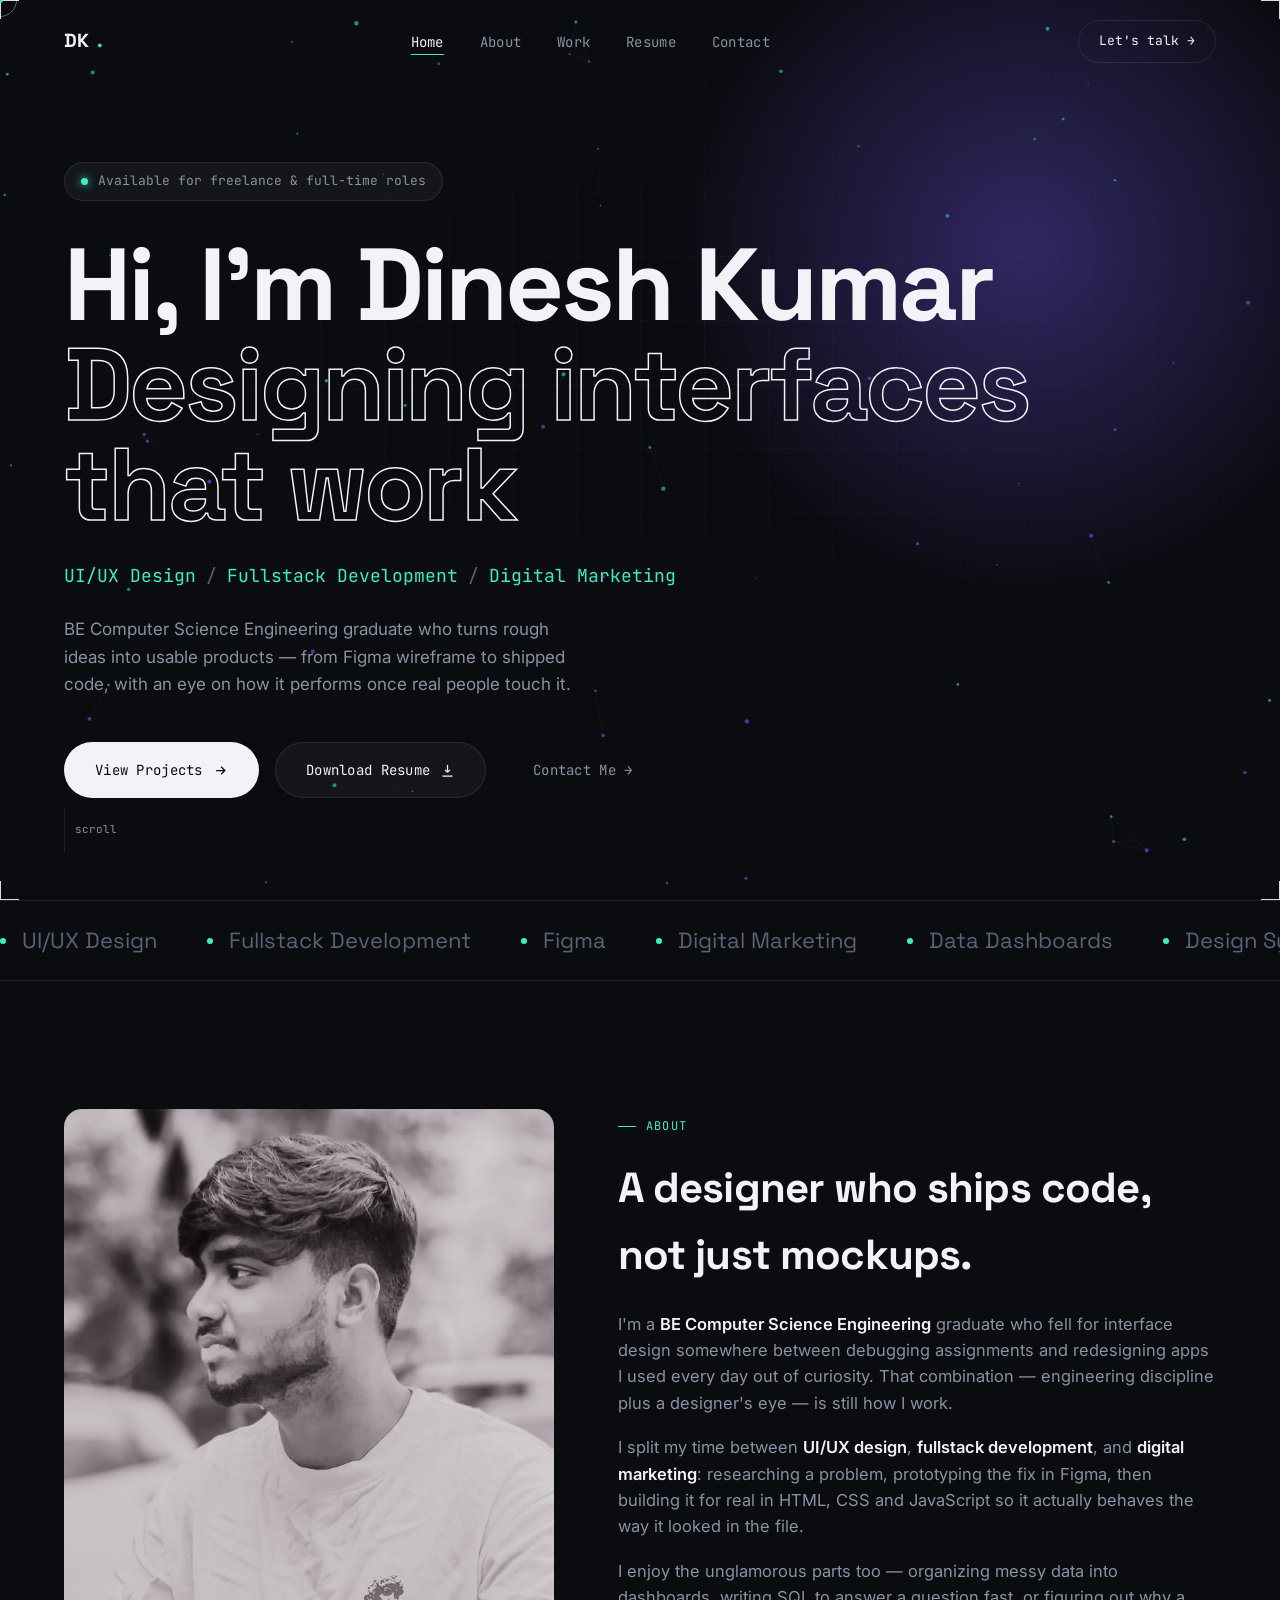
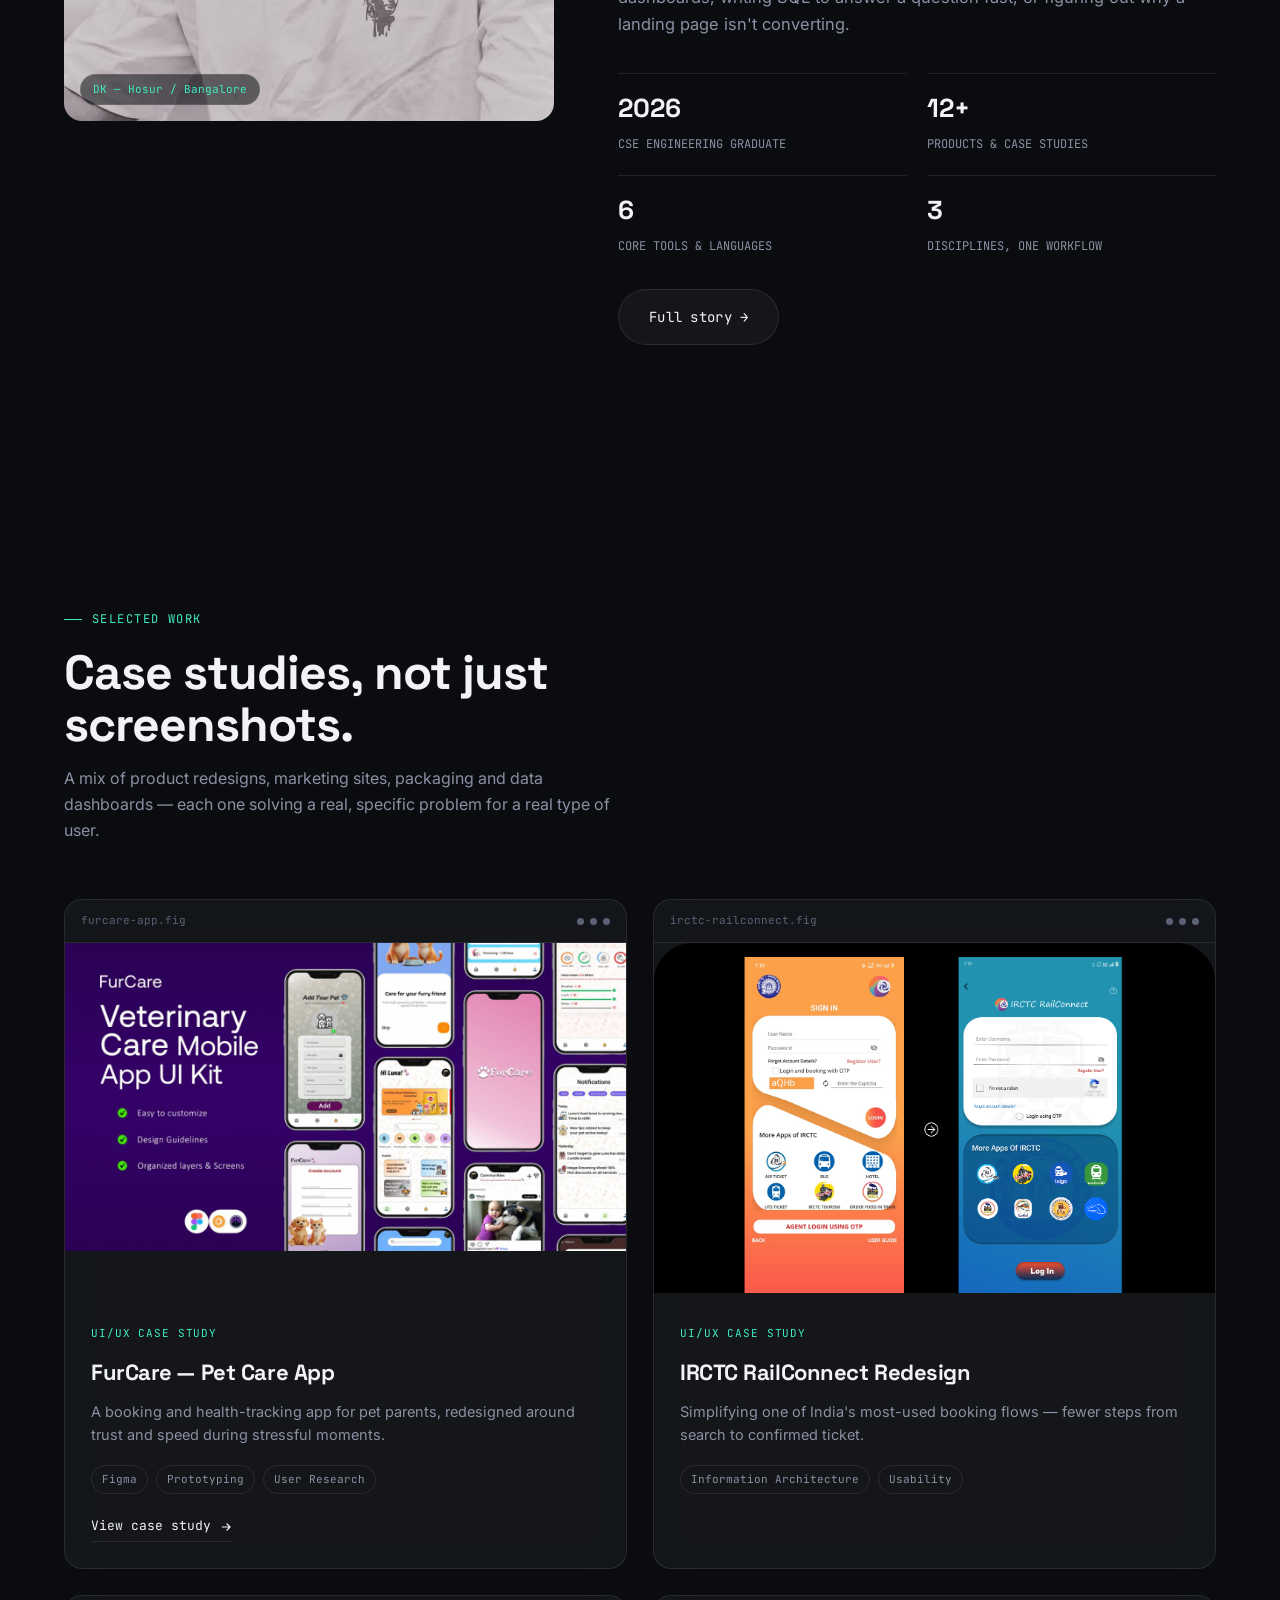
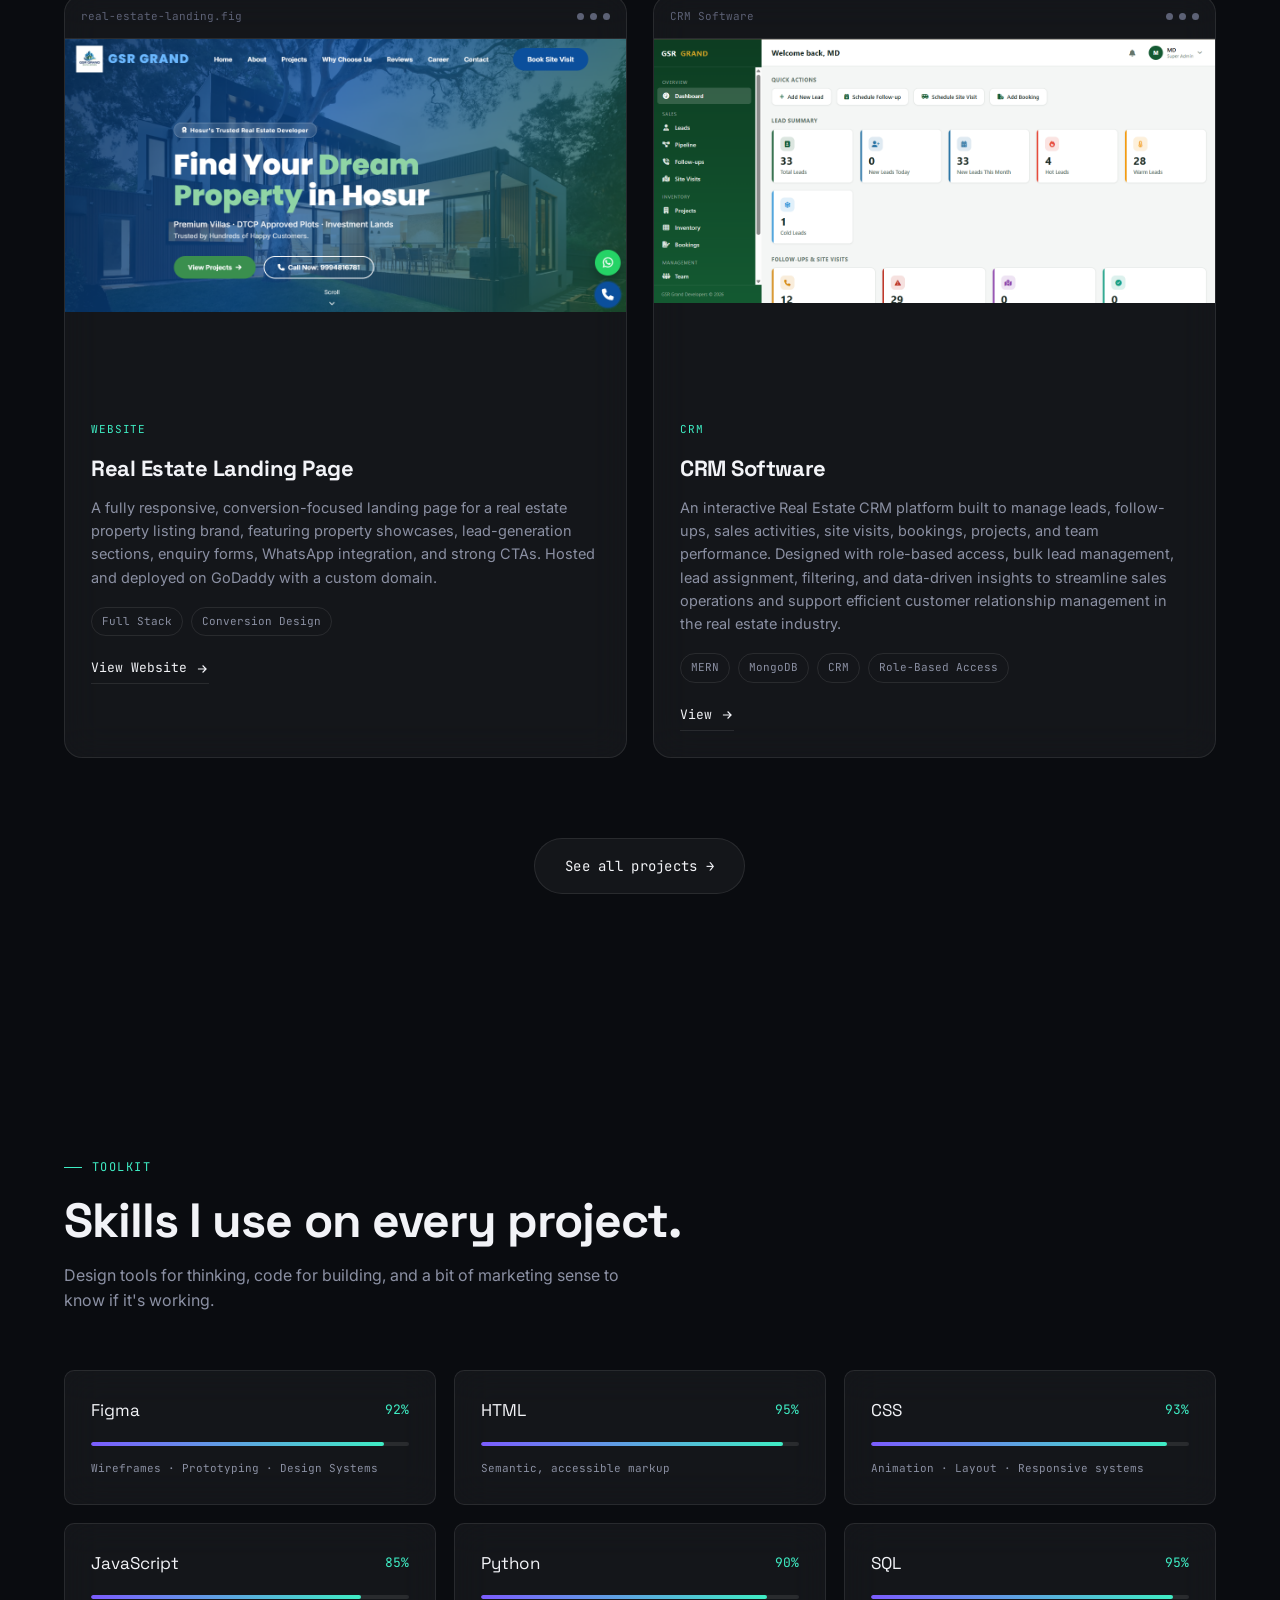
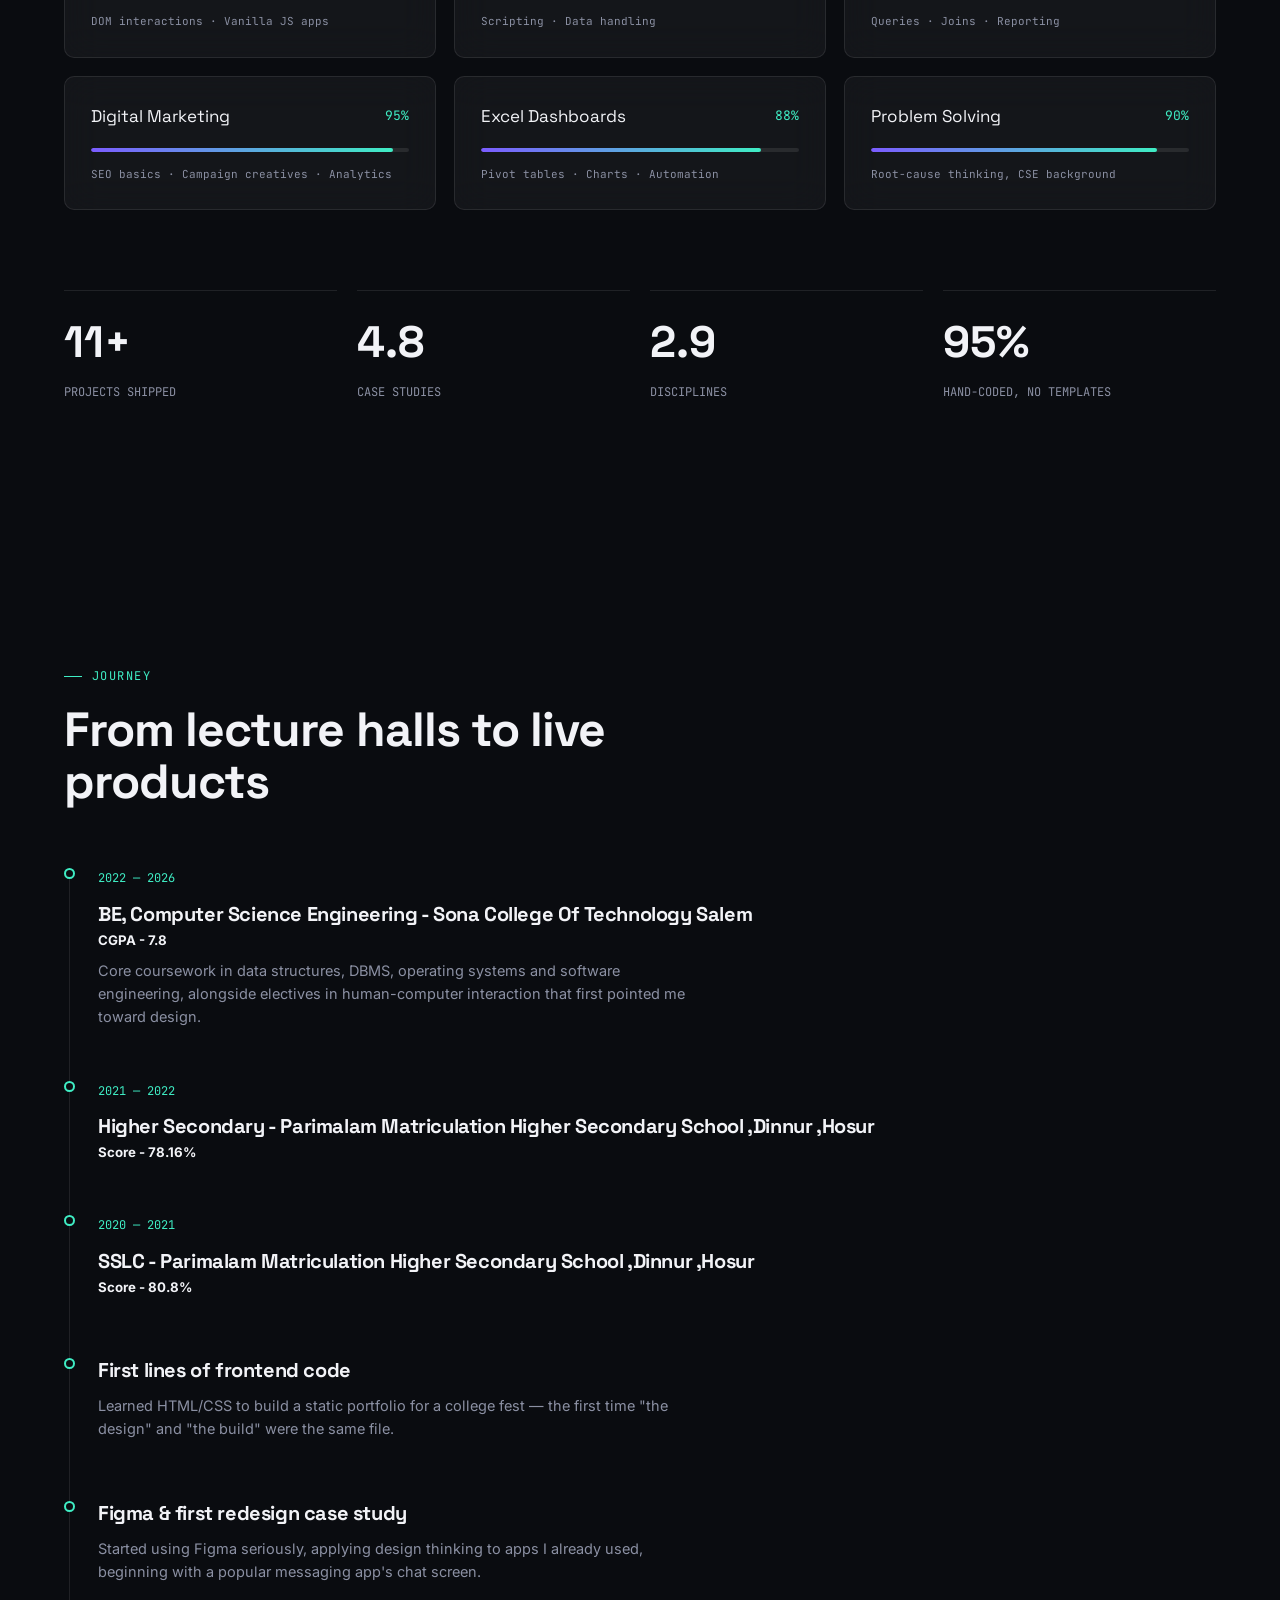
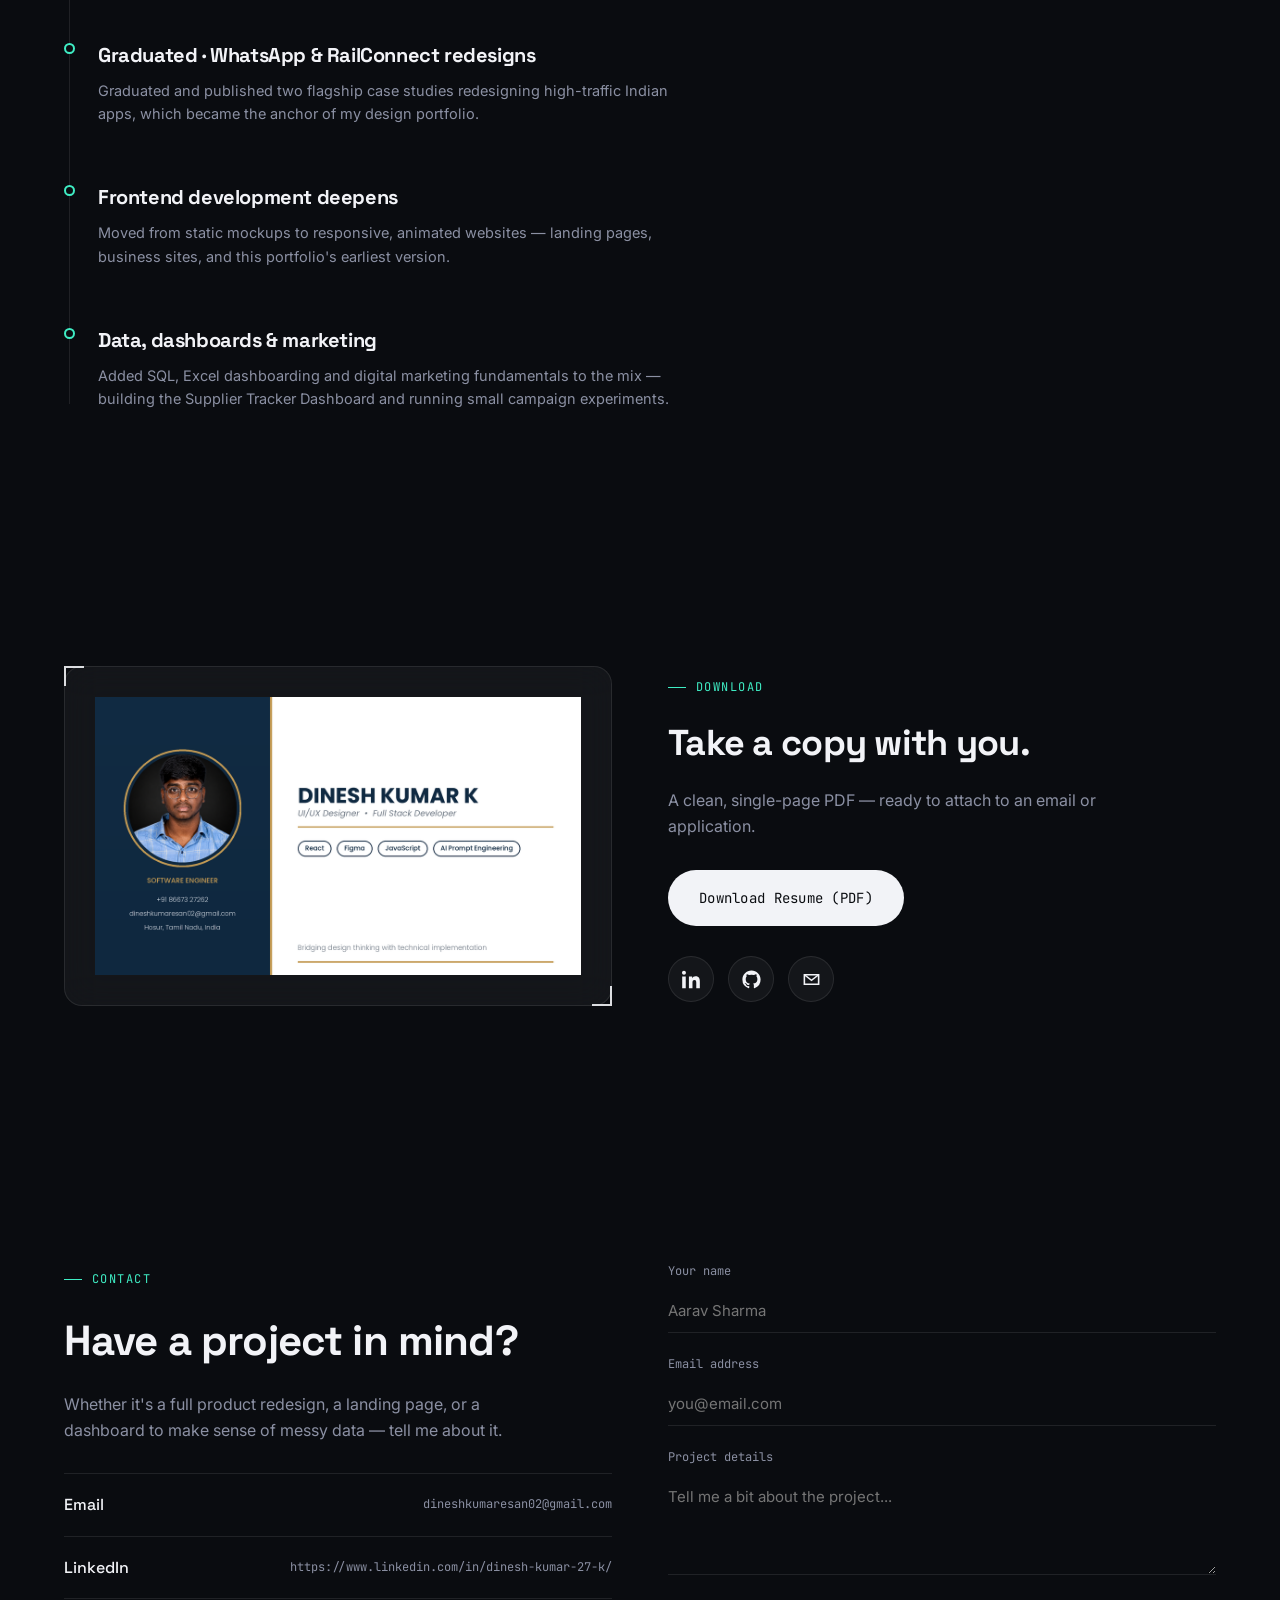
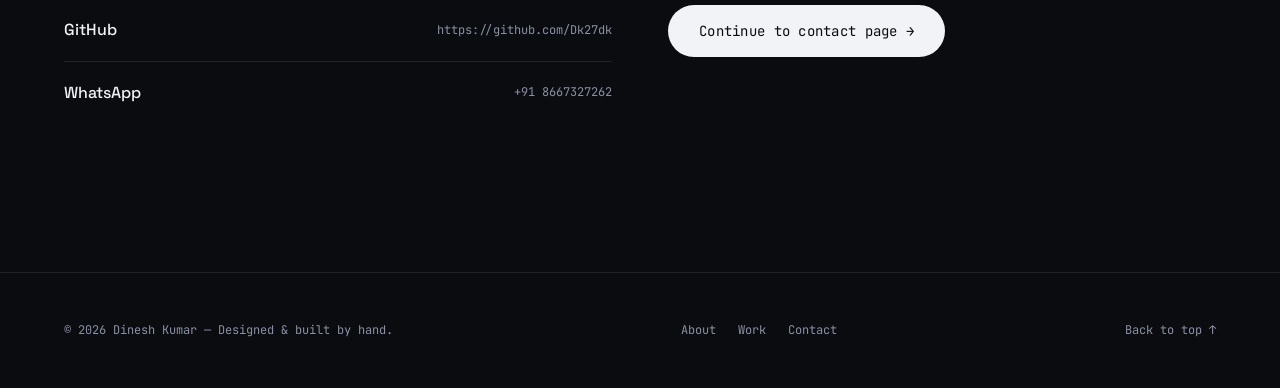
<file: index.html>
<!doctype html>
<html lang="en">
  <head>
    <meta charset="UTF-8" />
    <meta name="viewport" content="width=device-width, initial-scale=1.0" />
    <title>Dinesh Kumar — UI/UX Designer &amp; Fullstack Developer</title>
    <meta
      name="description"
      content="Dinesh Kumar — UI/UX Designer, Fullstack Developer and Digital Marketing enthusiast. BE Computer Science graduate crafting interfaces, products and data stories."/>
    <link rel="preconnect" href="https://fonts.googleapis.com" />
    <link rel="preconnect" href="https://fonts.gstatic.com" crossorigin />
    <link href="https://fonts.googleapis.com/css2?family=Space+Grotesk:wght@400;500;600;700&family=Inter:wght@400;500;600&family=JetBrains+Mono:wght@400;500&display=swap"
      rel="stylesheet"
    />
    <link rel="stylesheet" href="css/style.css" />
  </head>
  <body>
    <a href="#main" class="skip-link">Skip to content</a>

    <!-- Navigation -->
    <nav class="nav">
      <a href="index.html" class="nav-logo">DK<span>.</span></a>
      <ul class="nav-links">
        <li><a href="index.html">Home</a></li>
        <li><a href="about.html">About</a></li>
        <li><a href="projects.html">Work</a></li>
        <li><a href="resume.html">Resume</a></li>
        <li><a href="contact.html">Contact</a></li>
      </ul>
      <a href="contact.html" class="nav-cta magnetic">Let's talk →</a>
      <button class="nav-toggle" aria-label="Toggle menu">
        <span></span><span></span><span></span>
      </button>
    </nav>

    <main id="main">
      <!-- ============ HERO ============ -->
      <header class="hero artboard">
        <div class="ab-corner tl"></div>
        <div class="ab-corner tr"></div>
        <div class="ab-corner bl"></div>
        <div class="ab-corner br"></div>
        <div class="hero-bg">
          <canvas id="hero-canvas"></canvas>
          <div class="hero-grid"></div>
          <div class="hero-glow"></div>
        </div>

        <div class="wrap hero-inner">
          <div class="hero-tag">
            <i></i> Available for freelance &amp; full-time roles 
          </div>
          <h1>
            <span class="line"><span>Hi, I'm Dinesh Kumar</span></span>
            <span class="line"
              ><span>Designing interfaces that work</span></span
            >
          </h1>
          <div class="hero-role">
            <span>UI/UX Design</span><span class="sep">/</span>
            <span>Fullstack Development</span><span class="sep">/</span>
            <span>Digital Marketing</span>
          </div>
          <p class="hero-desc">
            BE Computer Science Engineering graduate who turns rough ideas into
            usable products — from Figma wireframe to shipped code, with an eye
            on how it performs once real people touch it.
          </p>

          <div class="hero-cta">
            <a href="projects.html" class="btn btn-primary magnetic"
              >View Projects
              <svg
                viewBox="0 0 24 24"
                fill="none"
                stroke="currentColor"
                stroke-width="2"
              >
                <path d="M5 12h14M13 6l6 6-6 6" />
              </svg>
            </a>
            <a
              href="assets/DineshKumar resume.dk(1).pdf (1) (2).pdf"
              download
              class="btn btn-outline magnetic"
              >Download Resume
              <svg
                viewBox="0 0 24 24"
                fill="none"
                stroke="currentColor"
                stroke-width="2"
              >
                <path d="M12 3v12m0 0l-4-4m4 4l4-4M4 21h16" />
              </svg>
            </a>
            <a href="contact.html" class="btn btn-ghost magnetic"
              >Contact Me →</a
            >
          </div>
        </div>

        <div class="hero-scroll">
          <div class="track"></div>
          scroll
        </div>
       
      </header>

      <!-- ============ MARQUEE ============ -->
      <div class="marquee" aria-hidden="true">
        <div class="marquee-track">
          <span><i></i>UI/UX Design</span
          ><span><i></i>Fullstack Development</span><span><i></i>Figma</span>
          <span><i></i>Digital Marketing</span
          ><span><i></i>Data Dashboards</span><span><i></i>Design Systems</span>
          <span><i></i>UI/UX Design</span
          ><span><i></i>Frontend Development</span><span><i></i>Figma</span>
          <span><i></i>Digital Marketing</span
          ><span><i></i>Data Dashboards</span><span><i></i>Design Systems</span>
        </div>
      </div>

      <!-- ============ ABOUT (preview) ============ -->
      <section id="about">
        <div class="wrap">
          <div class="about-grid">
            <div class="about-portrait reveal">
              <img
                src="assets/images/WhatsApp Image 2026-02-16 at 7.49.27 PM.jpeg"
                style="width: 100%; height: 100%; object-fit: cover"
              />
              <span class="tag">DK — Hosur / Bangalore</span>
            </div>

            <div class="about-copy reveal">
              <span class="eyebrow">About</span>
              <h2
                style="font-size: clamp(28px, 4vw, 42px); margin-bottom: 22px"
              >
                A designer who ships code, not just mockups.
              </h2>
              <p>
                I'm a <strong>BE Computer Science Engineering</strong> graduate
                who fell for interface design somewhere between debugging
                assignments and redesigning apps I used every day out of
                curiosity. That combination — engineering discipline plus a
                designer's eye — is still how I work.
              </p>
              <p>
                I split my time between <strong>UI/UX design</strong>,
                <strong>fullstack development</strong>, and
                <strong>digital marketing</strong>: researching a problem,
                prototyping the fix in Figma, then building it for real in HTML,
                CSS and JavaScript so it actually behaves the way it looked in
                the file.
              </p>
              <p>
                I enjoy the unglamorous parts too — organizing messy data into
                dashboards, writing SQL to answer a question fast, or figuring
                out why a landing page isn't converting.
              </p>

              <div class="about-facts">
                <div class="fact">
                  <b>2026</b><span>CSE ENGINEERING GRADUATE</span>
                </div>
                <div class="fact">
                  <b>12+</b><span>PRODUCTS &amp; CASE STUDIES</span>
                </div>
                <div class="fact">
                  <b>6</b><span>CORE TOOLS &amp; LANGUAGES</span>
                </div>
                <div class="fact">
                  <b>3</b><span>DISCIPLINES, ONE WORKFLOW</span>
                </div>
              </div>
              <a
                href="about.html"
                class="btn btn-outline magnetic mt-lg"
                style="margin-top: 32px"
                >Full story →</a
              >
            </div>
          </div>
        </div>
      </section>

      <!-- ============ FEATURED WORK ============ -->
      <section id="work">
        <div class="wrap">
          <div class="section-head reveal">
            <span class="eyebrow">Selected Work</span>
            <h2>Case studies, not just screenshots.</h2>
            <p>
              A mix of product redesigns, marketing sites, packaging and data
              dashboards — each one solving a real, specific problem for a real
              type of user.
            </p>
          </div>

          <div class="work-grid reveal-stagger">
            <!-- Card 1 -->
            <article
              class="project-card glass reveal"
              data-cat="uiux"
              style="--i: 0"
            >
              <div class="card-layerbar">
                <span>furcare-app.fig</span>
                <div class="dots"><i></i><i></i><i></i></div>
              </div>
              <div class="card-media" style="--c1: #2a2140; --c2: #0d0f15">
                <!-- Swap out the <svg> block for your poster image -->
                <img
                  src="assets/images/furcare 1.jpg"
                  alt="FurCare Project Poster"
                  class="project-poster-img"
                />
              </div>
              <div class="card-body">
                <span class="card-cat">UI/UX Case Study</span>
                <h3>FurCare — Pet Care App</h3>
                <p class="desc">
                  A booking and health-tracking app for pet parents, redesigned
                  around trust and speed during stressful moments.
                </p>
                <div class="card-meta">
                  <span class="tag-pill">Figma</span
                  ><span class="tag-pill">Prototyping</span
                  ><span class="tag-pill">User Research</span>
                </div>
                <a href="https://www.figma.com/design/gLvr99b8Z8lzco5uOpRykU/Furcaree-App?node-id=0-1&t=98LfNqXjlMxUutSc-1" class="card-link"
                  >View case study
                  <svg
                    viewBox="0 0 24 24"
                    fill="none"
                    stroke="currentColor"
                    stroke-width="2"
                  >
                    <path d="M5 12h14M13 6l6 6-6 6" />
                  </svg>
                </a>
              </div>
            </article>
           <!-- Card 2 -->
<article class="project-card glass reveal" data-cat="uiux" style="--i: 1">
  <div class="card-layerbar">
    <span>irctc-railconnect.fig</span>
    <div class="dots"><i></i><i></i><i></i></div>
  </div>
  <div class="card-media">
    <!-- Replaced SVG illustration with your project poster image -->
    <img 
      src="assets/images/irctc.png" 
      alt="IRCTC RailConnect Redesign Poster" 
      class="project-poster-img"
      loading="lazy"
    />
  </div>
  <div class="card-body">
    <span class="card-cat">UI/UX Case Study</span>
    <h3>IRCTC RailConnect Redesign</h3>
    <p class="desc">
      Simplifying one of India's most-used booking flows — fewer steps from search to confirmed ticket.
    </p>
    <div class="card-meta">
      <span class="tag-pill">Information Architecture</span><span class="tag-pill">Usability</span>
    </div>
    
  </div>
</article><!-- Card 3 -->
<article class="project-card glass reveal" data-cat="web" style="--i: 2">
  <div class="card-layerbar">
    <span>real-estate-landing.fig</span>
    <div class="dots"><i></i><i></i><i></i></div>
  </div>
  <div class="card-media">
    <!-- Replaced SVG illustration with your project poster image -->
    <img 
      src="assets/images/gsr.png" 
      alt="Real Estate Landing Page Poster" 
      class="project-poster-img"
      loading="lazy"
    />
  </div>
  <div class="card-body">
    <span class="card-cat">Website</span>
    <h3>Real Estate Landing Page</h3>
    <p class="desc">
A fully responsive, conversion-focused landing page for a real estate property listing brand, featuring property showcases, lead-generation sections, enquiry forms, WhatsApp integration, and strong CTAs. Hosted and deployed on GoDaddy with a custom domain.
    </p>
    <div class="card-meta">
      <span class="tag-pill">Full Stack</span><span class="tag-pill">Conversion Design</span>
    </div>
    <a href="http://gsrgrand.com/" class="card-link">View Website
      <svg viewBox="0 0 24 24" fill="none" stroke="currentColor" stroke-width="2">
        <path d="M5 12h14M13 6l6 6-6 6" />
      </svg>
    </a>
  </div>
</article>
            <!-- Card 4 -->
            <article
              class="project-card glass reveal"
              data-cat="excel"
              style="--i: 3"
            >
              <div class="card-layerbar">
                <span>CRM Software</span>
                <div class="dots"><i></i><i></i><i></i></div>
              </div>
              <div class="card-media" style="--c1: #1c2130; --c2: #0d0f15">
                <img 
      src="assets/images/CRM.png" 
      alt="Real Estate Landing Page Poster" 
      class="project-poster-img"
      loading="lazy"
    />
              </div>
              <div class="card-body">
                <span class="card-cat">CRM</span>
                <h3>CRM Software</h3>
                <p class="desc">
                An interactive Real Estate CRM platform built to manage leads, follow-ups, sales activities, site visits, bookings, projects, and team performance. Designed with role-based access, bulk lead management, lead assignment, filtering, and data-driven insights to streamline sales operations and support efficient customer relationship management in the real estate industry.
                </p>
                <div class="card-meta">
  <span class="tag-pill">MERN</span>
  <span class="tag-pill">MongoDB</span>
  <span class="tag-pill">CRM</span>
  <span class="tag-pill">Role-Based Access</span>
</div>
                <a href="https://gsrgrandcrm.onrender.com" class="card-link"
                  >View 
                  <svg
                    viewBox="0 0 24 24"
                    fill="none"
                    stroke="currentColor"
                    stroke-width="2">
                    <path d="M5 12h14M13 6l6 6-6 6" />
                  </svg>
                </a>
              </div>
            </article>
          </div>
          <div class="center mt-lg reveal">
            <a href="projects.html" class="btn btn-outline magnetic"
              >See all projects →</a>
          </div>
        </div>
      </section>

      <!-- ============ SKILLS ============ -->
      <section id="skills">
        <div class="wrap">
          <div class="section-head reveal">
            <span class="eyebrow">Toolkit</span>
            <h2>Skills I use on every project.</h2>
            <p>
              Design tools for thinking, code for building, and a bit of
              marketing sense to know if it's working.
            </p>
          </div>
          <div class="skills-grid reveal-stagger">
            <div class="skill-card glass reveal" style="--i: 0">
              <div class="skill-top">
                <span class="name">Figma</span><span class="pct">92%</span>
              </div>
              <div class="skill-bar"><i data-pct="92"></i></div>
              <div class="skill-tag">
                Wireframes · Prototyping · Design Systems
              </div>
            </div>
            <div class="skill-card glass reveal" style="--i: 1">
              <div class="skill-top">
                <span class="name">HTML</span><span class="pct">95%</span>
              </div>
              <div class="skill-bar"><i data-pct="95"></i></div>
              <div class="skill-tag">Semantic, accessible markup</div>
            </div>
            <div class="skill-card glass reveal" style="--i: 2">
              <div class="skill-top">
                <span class="name">CSS</span><span class="pct">93%</span>
              </div>
              <div class="skill-bar"><i data-pct="93"></i></div>
              <div class="skill-tag">
                Animation · Layout · Responsive systems
              </div>
            </div>
            <div class="skill-card glass reveal" style="--i: 3">
              <div class="skill-top">
                <span class="name">JavaScript</span><span class="pct">85%</span>
              </div>
              <div class="skill-bar"><i data-pct="85"></i></div>
              <div class="skill-tag">DOM interactions · Vanilla JS apps</div>
            </div>
            <div class="skill-card glass reveal" style="--i: 4">
              <div class="skill-top">
                <span class="name">Python</span><span class="pct">90%</span>
              </div>
              <div class="skill-bar"><i data-pct="90"></i></div>
              <div class="skill-tag">Scripting · Data handling</div>
            </div>
            <div class="skill-card glass reveal" style="--i: 5">
              <div class="skill-top">
                <span class="name">SQL</span><span class="pct">95%</span>
              </div>
              <div class="skill-bar"><i data-pct="95"></i></div>
              <div class="skill-tag">Queries · Joins · Reporting</div>
            </div>
            <div class="skill-card glass reveal" style="--i: 6">
              <div class="skill-top">
                <span class="name">Digital Marketing</span
                ><span class="pct">95%</span>
              </div>
              <div class="skill-bar"><i data-pct="95"></i></div>
              <div class="skill-tag">
                SEO basics · Campaign creatives · Analytics
              </div>
            </div>
            <div class="skill-card glass reveal" style="--i: 7">
              <div class="skill-top">
                <span class="name">Excel Dashboards</span
                ><span class="pct">88%</span>
              </div>
              <div class="skill-bar"><i data-pct="88"></i></div>
              <div class="skill-tag">Pivot tables · Charts · Automation</div>
            </div>
            <div class="skill-card glass reveal" style="--i: 8">
              <div class="skill-top">
                <span class="name">Problem Solving</span
                ><span class="pct">90%</span>
              </div>
              <div class="skill-bar"><i data-pct="90"></i></div>
              <div class="skill-tag">Root-cause thinking, CSE background</div>
            </div>
          </div>
          <div class="stat-row mt-lg reveal">
            <div class="stat">
              <b data-count="12" data-suffix="+">0</b
              ><span>PROJECTS SHIPPED</span>
            </div>
            <div class="stat">
              <b data-count="5" data-suffix="">0</b><span>CASE STUDIES</span>
            </div>
            <div class="stat">
              <b data-count="3" data-suffix="">0</b><span>DISCIPLINES</span>
            </div>
            <div class="stat">
              <b data-count="100" data-suffix="%">0</b
              ><span>HAND-CODED, NO TEMPLATES</span>
            </div>
          </div>
        </div>
      </section>

      <!-- ============ JOURNEY / TIMELINE ============ -->
      <section id="journey">
    <div class="wrap">
      <div class="section-head reveal">
        <span class="eyebrow">Journey</span>
        <h2>From lecture halls to live products</h2>
      </div>
      <div class="timeline">
        <div class="tl-item reveal">
          <span class="tl-date mono">2022 — 2026</span>
          <h3>BE, Computer Science Engineering - Sona College Of Technology Salem</h3>
          <h5 >CGPA - 7.8</h5> 
          <p>Core coursework in data structures, DBMS, operating systems and software engineering, alongside
            electives in human-computer interaction that first pointed me toward design.</p>
        </div>
         <div class="tl-item reveal">
          <span class="tl-date mono">2021 — 2022</span>
          <h3>Higher Secondary - Parimalam Matriculation Higher Secondary School ,Dinnur ,Hosur</h3>
          <h5 >Score - 78.16%</h5> 
        </div>
          <div class="tl-item reveal">
          <span class="tl-date mono">2020 — 2021</span>
          <h3>SSLC - Parimalam Matriculation Higher Secondary School ,Dinnur ,Hosur</h3>
          <h5 >Score - 80.8%</h5> 
        </div>
        <div class="tl-item reveal">
          <h3>First lines of frontend code</h3>
          <p>Learned HTML/CSS to build a static portfolio for a college fest — the first time "the design" and
            "the build" were the same file.</p>
        </div>
        <div class="tl-item reveal">
          <h3>Figma &amp; first redesign case study</h3>
          <p>Started using Figma seriously, applying design thinking to apps I already used, beginning with a
            popular messaging app's chat screen.</p>
        </div>
        <div class="tl-item reveal">
          <h3>Graduated · WhatsApp &amp; RailConnect redesigns</h3>
          <p>Graduated and published two flagship case studies redesigning high-traffic Indian apps, which became
            the anchor of my design portfolio.</p>
        </div>
        <div class="tl-item reveal">
          <h3>Frontend development deepens</h3>
          <p>Moved from static mockups to responsive, animated websites — landing pages, business sites, and this
            portfolio's earliest version.</p>
        </div>
        <div class="tl-item reveal">
          <h3>Data, dashboards &amp; marketing</h3>
          <p>Added SQL, Excel dashboarding and digital marketing fundamentals to the mix — building the Supplier
            Tracker Dashboard and running small campaign experiments.</p>
        </div>
      </div>
    </div>
  </section>

      <!-- ============ RESUME (preview) ============ -->
       <section>
        <div class="wrap resume-wrap">
          <div class="resume-preview glass artboard reveal">
            <div class="ab-corner tl"></div>
            <div class="ab-corner br"></div>
            <img
              src="assets/images/DineshKumar_visiting_card.png"
              alt="Resume preview"
              class="preview-img"
            />
          </div>
          <div class="reveal">
            <span class="eyebrow">Download</span>
            <h2 style="font-size: clamp(26px, 3.5vw, 36px)">
              Take a copy with you.
            </h2>
            <p style="color: var(--muted); margin-top: 16px; max-width: 440px">
              A clean, single-page PDF — ready to attach to an email or
              application.
            </p>
            <div class="resume-links">
              <a
                href="assets/DineshKumar resume.dk(1).pdf (1) (2).pdf"
                download
                class="btn btn-primary magnetic"
                >Download Resume (PDF)</a
              >
            </div>
            <div class="resume-links">
              <a
                href="https://www.linkedin.com/in/dinesh-kumar-27-k/"
                target="_blank"
                rel="noopener"
                class="icon-btn"
                aria-label="LinkedIn"
              >
                <svg viewBox="0 0 24 24" fill="currentColor">
                  <path
                    d="M4.98 3.5C4.98 4.88 3.87 6 2.5 6S0 4.88 0 3.5 1.12 1 2.5 1s2.48 1.12 2.48 2.5zM.24 8.25h4.5V23h-4.5V8.25zM8.5 8.25h4.31v2.02h.06c.6-1.14 2.07-2.34 4.26-2.34 4.56 0 5.4 3 5.4 6.9V23h-4.5v-6.72c0-1.6-.03-3.66-2.23-3.66-2.23 0-2.57 1.74-2.57 3.55V23h-4.5V8.25z"
                  />
                </svg>
              </a>
              <a
                href="https://github.com/Dk27dk"
                target="_blank"
                rel="noopener"
                class="icon-btn"
                aria-label="GitHub"
              >
                <svg viewBox="0 0 24 24" fill="currentColor">
                  <path
                    d="M12 .5C5.65.5.5 5.66.5 12a11.5 11.5 0 0 0 7.86 10.93c.57.1.78-.25.78-.55v-2.15c-3.2.7-3.87-1.36-3.87-1.36-.53-1.33-1.29-1.69-1.29-1.69-1.05-.72.08-.7.08-.7 1.16.08 1.77 1.19 1.77 1.19 1.03 1.77 2.71 1.26 3.37.96.1-.75.4-1.26.73-1.55-2.55-.29-5.24-1.28-5.24-5.68 0-1.26.45-2.28 1.19-3.09-.12-.29-.52-1.46.11-3.05 0 0 .97-.31 3.18 1.18a11 11 0 0 1 5.8 0c2.2-1.49 3.17-1.18 3.17-1.18.63 1.59.24 2.76.12 3.05.74.81 1.18 1.83 1.18 3.09 0 4.41-2.69 5.38-5.25 5.67.41.36.78 1.07.78 2.16v3.2c0 .3.2.66.79.55A11.5 11.5 0 0 0 23.5 12C23.5 5.66 18.35.5 12 .5z"
                  />
                </svg>
              </a>
              <a
                href="mailto:dineshkumaresan02@gmail.com"
                class="icon-btn"
                aria-label="Email"
              >
                <svg
                  viewBox="0 0 24 24"
                  fill="none"
                  stroke="currentColor"
                  stroke-width="2"
                >
                  <path d="M3 6h18v12H3z" />
                  <path d="M3 6l9 7 9-7" />
                </svg>
              </a>
            </div>
          </div>
        </div>
      </section>
      <!-- ============ CONTACT (preview) ============ -->
      <section id="contact">
        <div class="wrap">
          <div class="contact-grid">
            <div class="reveal">
              <span class="eyebrow">Contact</span>
              <h2 style="font-size: clamp(28px, 4vw, 42px)">
                Have a project in mind?
              </h2>
              <p style="color: var(--muted); margin-top: 18px; max-width: 440px">
                Whether it's a full product redesign, a landing page, or a
                dashboard to make sense of messy data — tell me about it.
              </p>
              <ul class="contact-list">
                <li><b>Email</b><span>dineshkumaresan02@gmail.com</span></li>
                <li><b>LinkedIn</b><span>https://www.linkedin.com/in/dinesh-kumar-27-k/</span></li>
                <li><b>GitHub</b><span>https://github.com/Dk27dk</span></li>
                <li><b>WhatsApp</b><span>+91 8667327262</span></li>
              </ul>
            </div>
            <form
              class="reveal"
              id="contact-form-preview"
              action="contact.html"
              method="get" >
              <div class="field">
                <label for="p-name">Your name</label>
                <input
                  type="text"
                  id="p-name"
                  name="name"
                  placeholder="Aarav Sharma"
                  required/>
              </div>
              <div class="field">
                <label for="p-email">Email address</label>
                <input
                  type="email"
                  id="p-email"
                  name="email"
                  placeholder="you@email.com"
                  required/>
              </div>
              <div class="field">
                <label for="p-msg">Project details</label>
                <textarea
                  id="p-msg"
                  name="message"
                  placeholder="Tell me a bit about the project..."
                  required
                ></textarea>
              </div>
              <button type="submit" class="btn btn-primary magnetic">
                Continue to contact page →
              </button>
            </form>
          </div>
        </div>
      </section>
    </main>
    <footer>
      <div class="wrap footer-row">
        <span class="fmono"
          >© <span class="js-year">2026</span> Dinesh Kumar — Designed &amp;
          built by hand.</span>
        <div class="footer-links">
          <a
            href="about.html"
            class="fmono"
            style="font-size: 12px; color: var(--muted)"
            >About</a>
          <a
            href="projects.html"
            class="fmono"
            style="font-size: 12px; color: var(--muted)"
            >Work</a>
          <a
            href="contact.html"
            class="fmono"
            style="font-size: 12px; color: var(--muted)"
            >Contact</a
          >
        </div>
        <a href="#" class="back-top">Back to top ↑</a>
      </div>
    </footer>
    <script src="js/script.js"></script>
  </body>
</html>
</file>
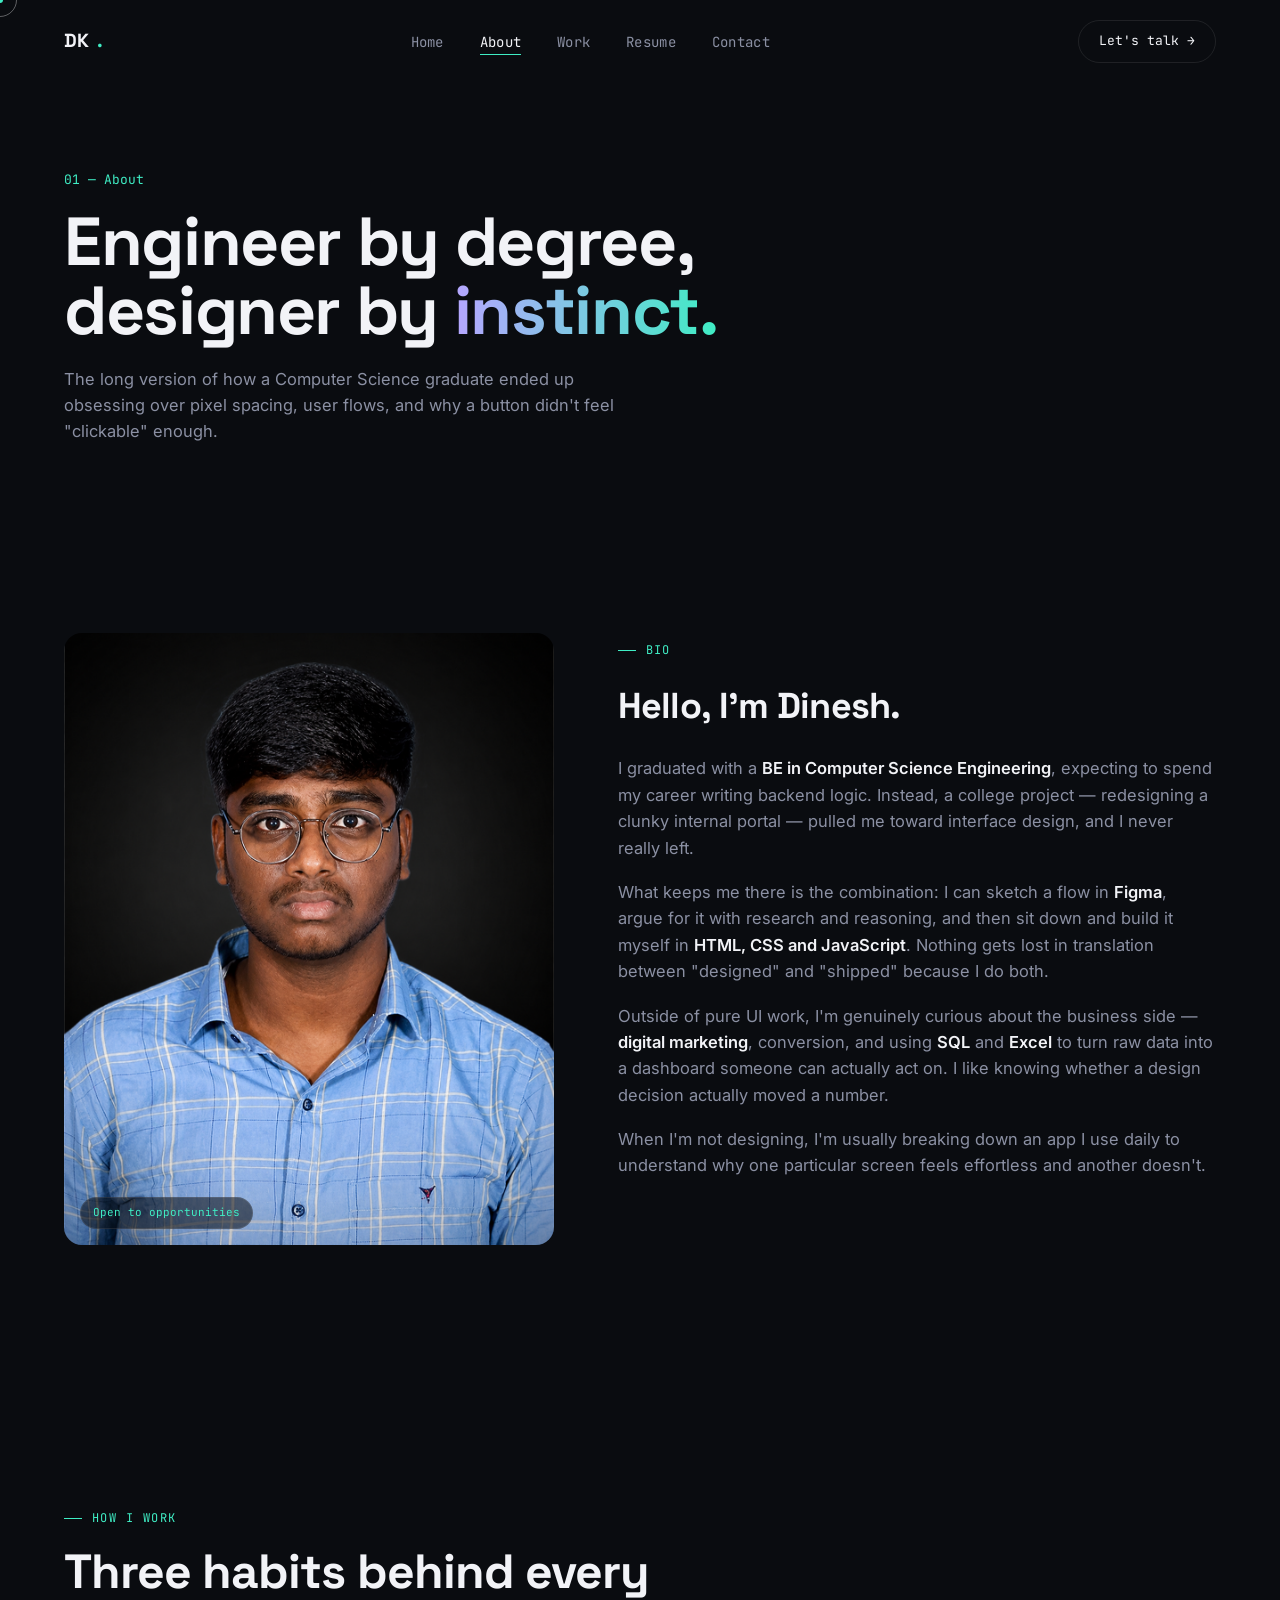
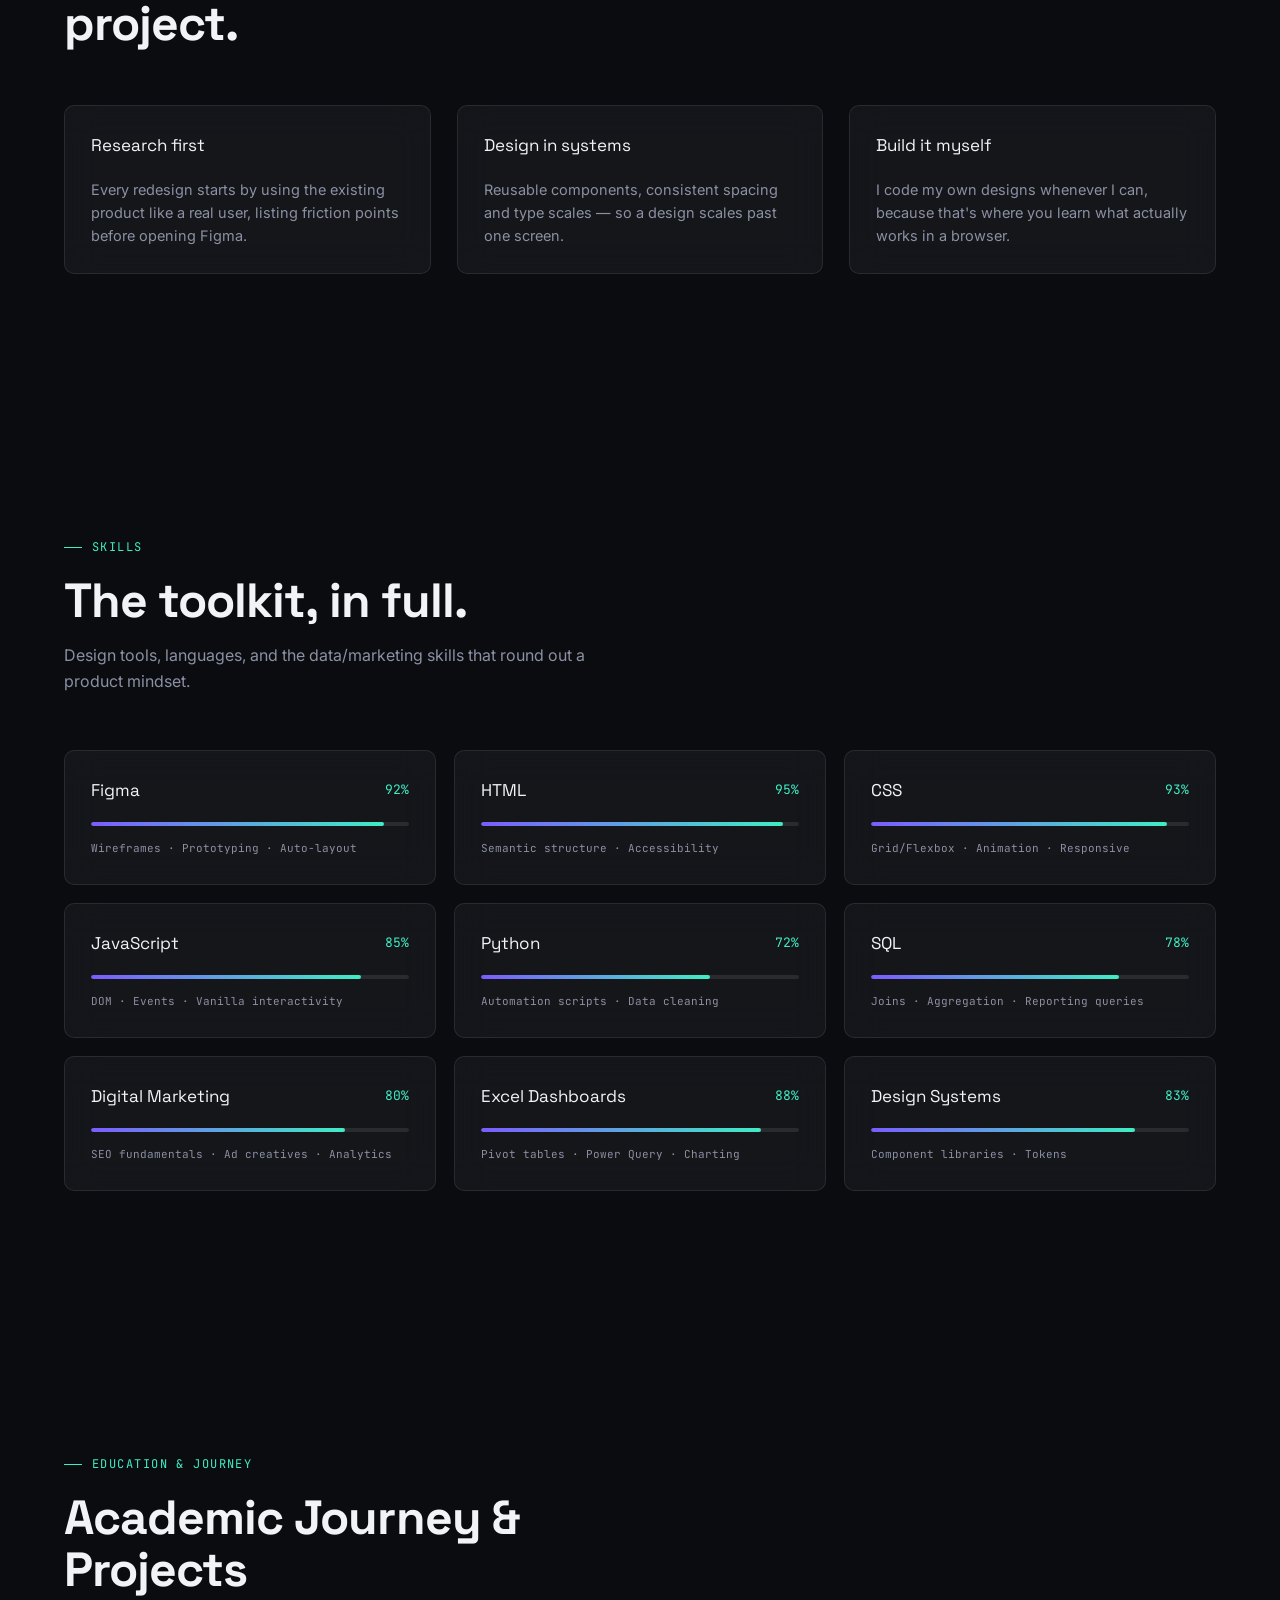
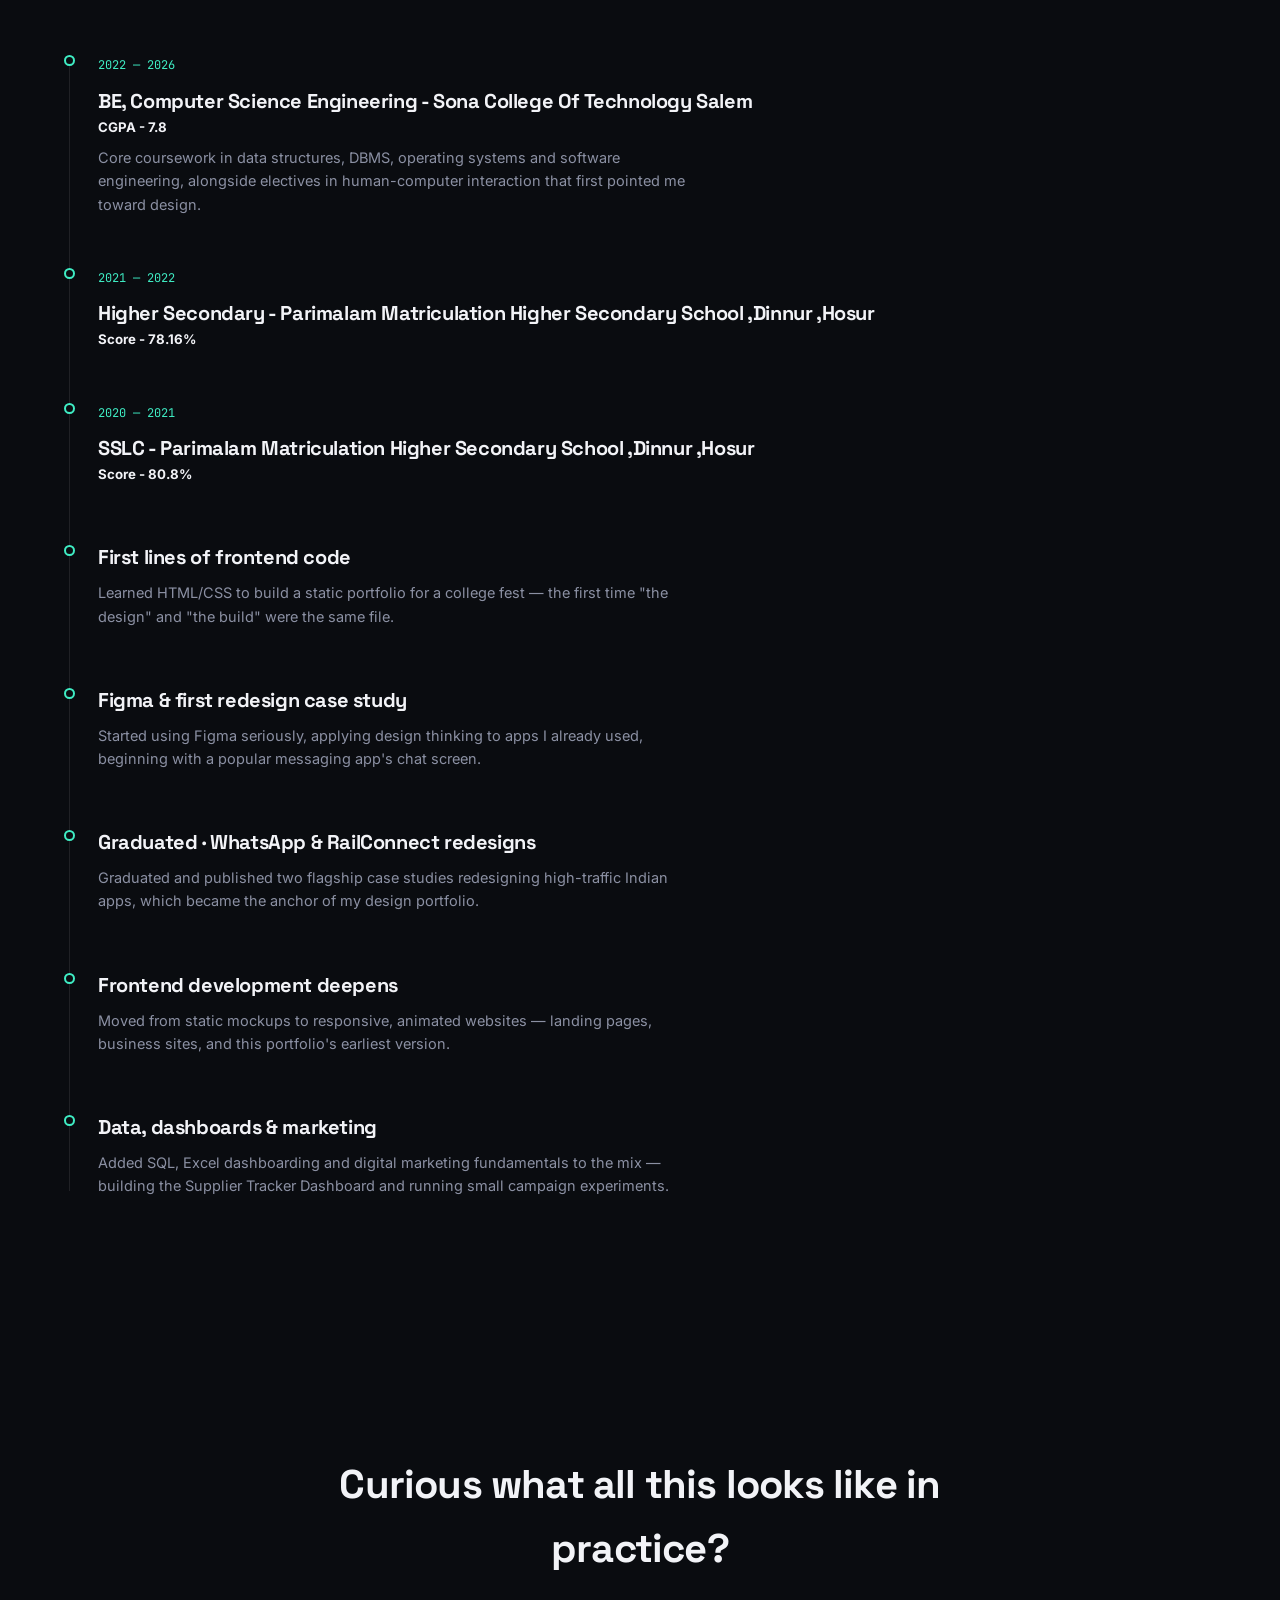
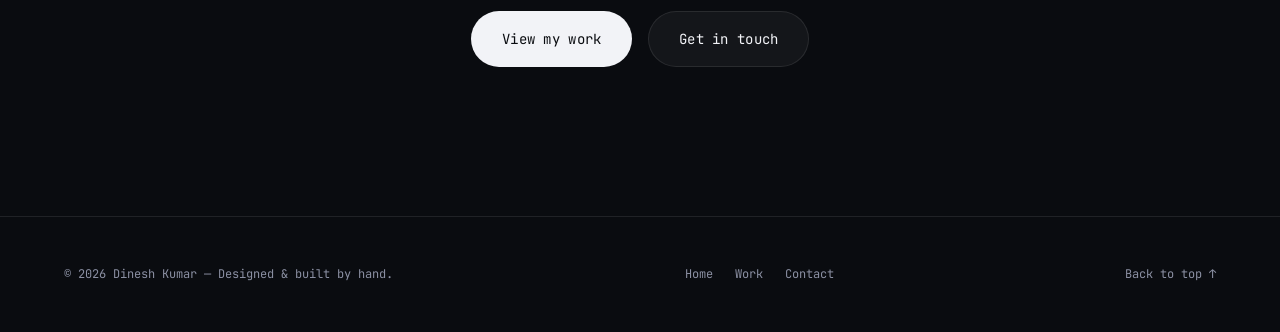
<file: about.html>
<!DOCTYPE html>
<html lang="en">
<head>
<meta charset="UTF-8">
<meta name="viewport" content="width=device-width, initial-scale=1.0">
<title>About — Dinesh Kumar</title>
<meta name="description" content="About Dinesh Kumar — BE Computer Science graduate, UI/UX designer, frontend developer and digital marketing enthusiast.">
<link rel="preconnect" href="https://fonts.googleapis.com">
<link rel="preconnect" href="https://fonts.gstatic.com" crossorigin>
<link href="https://fonts.googleapis.com/css2?family=Space+Grotesk:wght@400;500;600;700&family=Inter:wght@400;500;600&family=JetBrains+Mono:wght@400;500&display=swap" rel="stylesheet">
<link rel="stylesheet" href="css/style.css">
</head>
<body>

<a href="#main" class="skip-link">Skip to content</a>

<nav class="nav">
  <a href="index.html" class="nav-logo">DK<span>.</span></a>
  <ul class="nav-links">
    <li><a href="index.html">Home</a></li>
    <li><a href="about.html">About</a></li>
    <li><a href="projects.html">Work</a></li>
    <li><a href="resume.html">Resume</a></li>
    <li><a href="contact.html">Contact</a></li>
  </ul>
  <a href="contact.html" class="nav-cta magnetic">Let's talk →</a>
  <button class="nav-toggle" aria-label="Toggle menu"><span></span><span></span><span></span></button>
</nav>

<main id="main">

  <header class="page-hero wrap">
    <span class="kicker mono">01 — About</span>
    <h1>Engineer by degree,<br>designer by <span class="grad-text">instinct.</span></h1>
    <p>The long version of how a Computer Science graduate ended up obsessing over pixel spacing, user flows,
      and why a button didn't feel "clickable" enough.</p>
  </header>

  <!-- Bio -->
  <section>
    <div class="wrap about-grid">
      <div class="about-portrait reveal">
       <img src="assets/images/formalpic.png" alt="Dinesh Kumar" 
       style="width:100%; height:100%; object-fit:cover;">>
        <span class="tag">Open to opportunities</span>
      </div>
      <div class="about-copy reveal">
        <span class="eyebrow">Bio</span>
        <h2 style="font-size:clamp(26px,3.4vw,36px); margin-bottom:20px;">Hello, I'm Dinesh.</h2>
        <p>I graduated with a <strong>BE in Computer Science Engineering</strong>, expecting to spend my career
          writing backend logic. Instead, a college project — redesigning a clunky internal portal — pulled me
          toward interface design, and I never really left.</p>
        <p>What keeps me there is the combination: I can sketch a flow in <strong>Figma</strong>, argue for it with
          research and reasoning, and then sit down and build it myself in <strong>HTML, CSS and JavaScript</strong>.
          Nothing gets lost in translation between "designed" and "shipped" because I do both.</p>
        <p>Outside of pure UI work, I'm genuinely curious about the business side — <strong>digital marketing</strong>,
          conversion, and using <strong>SQL</strong> and <strong>Excel</strong> to turn raw data into a dashboard
          someone can actually act on. I like knowing whether a design decision actually moved a number.</p>
        <p>When I'm not designing, I'm usually breaking down an app I use daily to understand why one particular
          screen feels effortless and another doesn't.</p>
      </div>
    </div>
  </section>

  <!-- Values / how I work -->
  <section>
    <div class="wrap">
      <div class="section-head reveal">
        <span class="eyebrow">How I work</span>
        <h2>Three habits behind every project.</h2>
      </div>
      <div class="work-grid" style="grid-template-columns:repeat(3,1fr);">
        <div class="skill-card glass reveal" style="--i:0">
          <div class="skill-top"><span class="name">Research first</span></div>
          <p style="color:var(--muted); font-size:14.5px; margin-top:6px;">Every redesign starts by using the
            existing product like a real user, listing friction points before opening Figma.</p>
        </div>
        <div class="skill-card glass reveal" style="--i:1">
          <div class="skill-top"><span class="name">Design in systems</span></div>
          <p style="color:var(--muted); font-size:14.5px; margin-top:6px;">Reusable components, consistent spacing
            and type scales — so a design scales past one screen.</p>
        </div>
        <div class="skill-card glass reveal" style="--i:2">
          <div class="skill-top"><span class="name">Build it myself</span></div>
          <p style="color:var(--muted); font-size:14.5px; margin-top:6px;">I code my own designs whenever I can,
            because that's where you learn what actually works in a browser.</p>
        </div>
      </div>
    </div>
  </section>

  <!-- Skills detail -->
  <section id="skills">
    <div class="wrap">
      <div class="section-head reveal">
        <span class="eyebrow">Skills</span>
        <h2>The toolkit, in full.</h2>
        <p>Design tools, languages, and the data/marketing skills that round out a product mindset.</p>
      </div>
      <div class="skills-grid reveal-stagger">
        <div class="skill-card glass reveal" style="--i:0"><div class="skill-top"><span class="name">Figma</span><span class="pct">92%</span></div><div class="skill-bar"><i data-pct="92"></i></div><div class="skill-tag">Wireframes · Prototyping · Auto-layout</div></div>
        <div class="skill-card glass reveal" style="--i:1"><div class="skill-top"><span class="name">HTML</span><span class="pct">95%</span></div><div class="skill-bar"><i data-pct="95"></i></div><div class="skill-tag">Semantic structure · Accessibility</div></div>
        <div class="skill-card glass reveal" style="--i:2"><div class="skill-top"><span class="name">CSS</span><span class="pct">93%</span></div><div class="skill-bar"><i data-pct="93"></i></div><div class="skill-tag">Grid/Flexbox · Animation · Responsive</div></div>
        <div class="skill-card glass reveal" style="--i:3"><div class="skill-top"><span class="name">JavaScript</span><span class="pct">85%</span></div><div class="skill-bar"><i data-pct="85"></i></div><div class="skill-tag">DOM · Events · Vanilla interactivity</div></div>
        <div class="skill-card glass reveal" style="--i:4"><div class="skill-top"><span class="name">Python</span><span class="pct">72%</span></div><div class="skill-bar"><i data-pct="72"></i></div><div class="skill-tag">Automation scripts · Data cleaning</div></div>
        <div class="skill-card glass reveal" style="--i:5"><div class="skill-top"><span class="name">SQL</span><span class="pct">78%</span></div><div class="skill-bar"><i data-pct="78"></i></div><div class="skill-tag">Joins · Aggregation · Reporting queries</div></div>
        <div class="skill-card glass reveal" style="--i:6"><div class="skill-top"><span class="name">Digital Marketing</span><span class="pct">80%</span></div><div class="skill-bar"><i data-pct="80"></i></div><div class="skill-tag">SEO fundamentals · Ad creatives · Analytics</div></div>
        <div class="skill-card glass reveal" style="--i:7"><div class="skill-top"><span class="name">Excel Dashboards</span><span class="pct">88%</span></div><div class="skill-bar"><i data-pct="88"></i></div><div class="skill-tag">Pivot tables · Power Query · Charting</div></div>
        <div class="skill-card glass reveal" style="--i:8"><div class="skill-top"><span class="name">Design Systems</span><span class="pct">83%</span></div><div class="skill-bar"><i data-pct="83"></i></div><div class="skill-tag">Component libraries · Tokens</div></div>
      </div>
    </div>
  </section>

  <!-- Education & journey -->
  <section id="journey">
    <div class="wrap">
      <div class="section-head reveal">
        <span class="eyebrow">Education &amp; Journey</span>
        <h2>Academic Journey & Projects</h2>
      </div>
      <div class="timeline">
        <div class="tl-item reveal">
          <span class="tl-date mono">2022 — 2026</span>
          <h3>BE, Computer Science Engineering - Sona College Of Technology Salem</h3>
          <h5 >CGPA - 7.8</h5> 
          <p>Core coursework in data structures, DBMS, operating systems and software engineering, alongside
            electives in human-computer interaction that first pointed me toward design.</p>
        </div>
         <div class="tl-item reveal">
          <span class="tl-date mono">2021 — 2022</span>
          <h3>Higher Secondary - Parimalam Matriculation Higher Secondary School ,Dinnur ,Hosur</h3>
          <h5 >Score - 78.16%</h5> 
        </div>
          <div class="tl-item reveal">
          <span class="tl-date mono">2020 — 2021</span>
          <h3>SSLC - Parimalam Matriculation Higher Secondary School ,Dinnur ,Hosur</h3>
          <h5 >Score - 80.8%</h5> 
        </div>
        <div class="tl-item reveal">
          <h3>First lines of frontend code</h3>
          <p>Learned HTML/CSS to build a static portfolio for a college fest — the first time "the design" and
            "the build" were the same file.</p>
        </div>
        <div class="tl-item reveal">
          <h3>Figma &amp; first redesign case study</h3>
          <p>Started using Figma seriously, applying design thinking to apps I already used, beginning with a
            popular messaging app's chat screen.</p>
        </div>
        <div class="tl-item reveal">
          <h3>Graduated · WhatsApp &amp; RailConnect redesigns</h3>
          <p>Graduated and published two flagship case studies redesigning high-traffic Indian apps, which became
            the anchor of my design portfolio.</p>
        </div>
        <div class="tl-item reveal">
          <h3>Frontend development deepens</h3>
          <p>Moved from static mockups to responsive, animated websites — landing pages, business sites, and this
            portfolio's earliest version.</p>
        </div>
        <div class="tl-item reveal">
          <h3>Data, dashboards &amp; marketing</h3>
          <p>Added SQL, Excel dashboarding and digital marketing fundamentals to the mix — building the Supplier
            Tracker Dashboard and running small campaign experiments.</p>
        </div>
      </div>
    </div>
  </section>

  <section class="center">
    <div class="wrap reveal">
      <h2 style="font-size:clamp(26px,4vw,40px); max-width:640px; margin-inline:auto;">Curious what all this looks like in practice?</h2>
      <div class="hero-cta" style="justify-content:center; margin-top:30px;">
        <a href="projects.html" class="btn btn-primary magnetic">View my work</a>
        <a href="contact.html" class="btn btn-outline magnetic">Get in touch</a>
      </div>
    </div>
  </section>

</main>

<footer>
  <div class="wrap footer-row">
    <span class="fmono">© <span class="js-year">2026</span> Dinesh Kumar — Designed &amp; built by hand.</span>
    <div class="footer-links">
      <a href="index.html" class="fmono" style="font-size:12px; color:var(--muted);">Home</a>
      <a href="projects.html" class="fmono" style="font-size:12px; color:var(--muted);">Work</a>
      <a href="contact.html" class="fmono" style="font-size:12px; color:var(--muted);">Contact</a>
    </div>
    <a href="#" class="back-top">Back to top ↑</a>
  </div>
</footer>

<script src="js/script.js"></script>
</body>
</html>
</file>
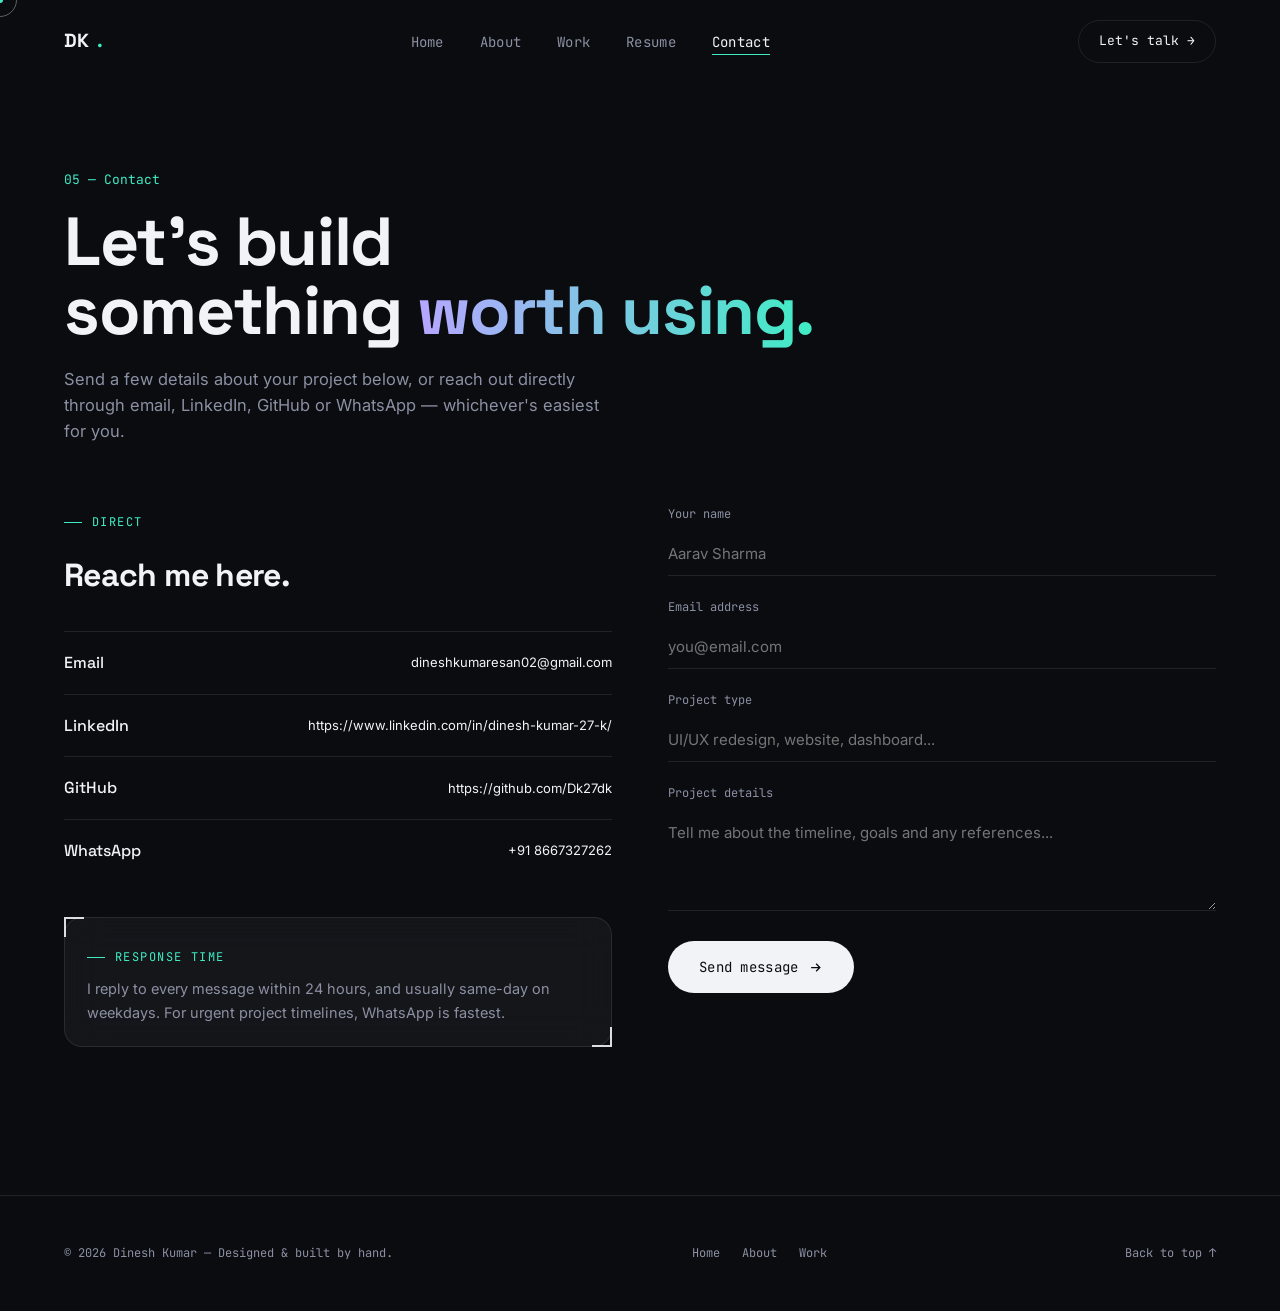
<file: contact.html>
<!DOCTYPE html>
<html lang="en">
<head>
<meta charset="UTF-8">
<meta name="viewport" content="width=device-width, initial-scale=1.0">
<title>Contact — Dinesh Kumar</title>
<meta name="description" content="Get in touch with Dinesh Kumar for UI/UX design, frontend development, or digital marketing projects.">
<link rel="preconnect" href="https://fonts.googleapis.com">
<link rel="preconnect" href="https://fonts.gstatic.com" crossorigin>
<link href="https://fonts.googleapis.com/css2?family=Space+Grotesk:wght@400;500;600;700&family=Inter:wght@400;500;600&family=JetBrains+Mono:wght@400;500&display=swap" rel="stylesheet">
<link rel="stylesheet" href="css/style.css">
</head>
<body>

<a href="#main" class="skip-link">Skip to content</a>

<nav class="nav">
  <a href="index.html" class="nav-logo">DK<span>.</span></a>
  <ul class="nav-links">
    <li><a href="index.html">Home</a></li>
    <li><a href="about.html">About</a></li>
    <li><a href="projects.html">Work</a></li>
    <li><a href="resume.html">Resume</a></li>
    <li><a href="contact.html">Contact</a></li>
  </ul>
  <a href="contact.html" class="nav-cta magnetic">Let's talk →</a>
  <button class="nav-toggle" aria-label="Toggle menu"><span></span><span></span><span></span></button>
</nav>

<main id="main">

  <header class="page-hero wrap">
    <span class="kicker mono">05 — Contact</span>
    <h1>Let's build<br>something <span class="grad-text">worth using.</span></h1>
    <p>Send a few details about your project below, or reach out directly through email, LinkedIn, GitHub or
      WhatsApp — whichever's easiest for you.</p>
  </header>

  <section style="padding-top:0;">
    <div class="wrap contact-grid">

      <div class="reveal">
        <span class="eyebrow">Direct</span>
        <h2 style="font-size:clamp(24px,3vw,32px);">Reach me here.</h2>
        <ul class="contact-list">
          <li>
            <b>Email</b>
            <a href="mailto:dineshkumaresan02@gmail.com" class="fmono" style="font-size:13px;">dineshkumaresan02@gmail.com</a>
          </li>
          <li>
            <b>LinkedIn</b>
            <a href="https://www.linkedin.com/in/dinesh-kumar-27-k/" target="_blank" rel="noopener" class="fmono" style="font-size:13px;">https://www.linkedin.com/in/dinesh-kumar-27-k/</a>
          </li>
          <li>
            <b>GitHub</b>
            <a href="https://github.com/Dk27dk" target="_blank" rel="noopener" class="fmono" style="font-size:13px;">https://github.com/Dk27dk</a>
          </li>
          <li>
            <b>WhatsApp</b>
            <a href="https://wa.me/918667327262" target="_blank" rel="noopener" class="fmono" style="font-size:13px;">+91 8667327262</a>
          </li>
        </ul>

        <div class="glass artboard" style="padding:22px; margin-top:36px;">
          <div class="ab-corner tl"></div><div class="ab-corner br"></div>
          <span class="eyebrow" style="margin-bottom:10px;">Response time</span>
          <p style="color:var(--muted); font-size:14.5px;">I reply to every message within 24 hours, and usually
            same-day on weekdays. For urgent project timelines, WhatsApp is fastest.</p>
        </div>
      </div>

      <form class="reveal" id="contact-form">
        <div class="field">
          <label for="c-name">Your name</label>
          <input type="text" id="c-name" name="name" placeholder="Aarav Sharma" required>
        </div>
        <div class="field">
          <label for="c-email">Email address</label>
          <input type="email" id="c-email" name="email" placeholder="you@email.com" required>
        </div>
        <div class="field">
          <label for="c-type">Project type</label>
          <input type="text" id="c-type" name="type" placeholder="UI/UX redesign, website, dashboard...">
        </div>
        <div class="field">
          <label for="c-msg">Project details</label>
          <textarea id="c-msg" name="message" placeholder="Tell me about the timeline, goals and any references..." required></textarea>
        </div>
        <button type="submit" class="btn btn-primary magnetic">Send message
          <svg viewBox="0 0 24 24" fill="none" stroke="currentColor" stroke-width="2"><path d="M5 12h14M13 6l6 6-6 6"/></svg>
        </button>
        <p class="form-msg" role="status" aria-live="polite"></p>
      </form>

    </div>
  </section>

</main>

<footer>
  <div class="wrap footer-row">
    <span class="fmono">© <span class="js-year">2026</span> Dinesh Kumar — Designed &amp; built by hand.</span>
    <div class="footer-links">
      <a href="index.html" class="fmono" style="font-size:12px; color:var(--muted);">Home</a>
      <a href="about.html" class="fmono" style="font-size:12px; color:var(--muted);">About</a>
      <a href="projects.html" class="fmono" style="font-size:12px; color:var(--muted);">Work</a>
    </div>
    <a href="#" class="back-top">Back to top ↑</a>
  </div>
</footer>

<script src="js/script.js"></script>
</body>
</html>
</file>
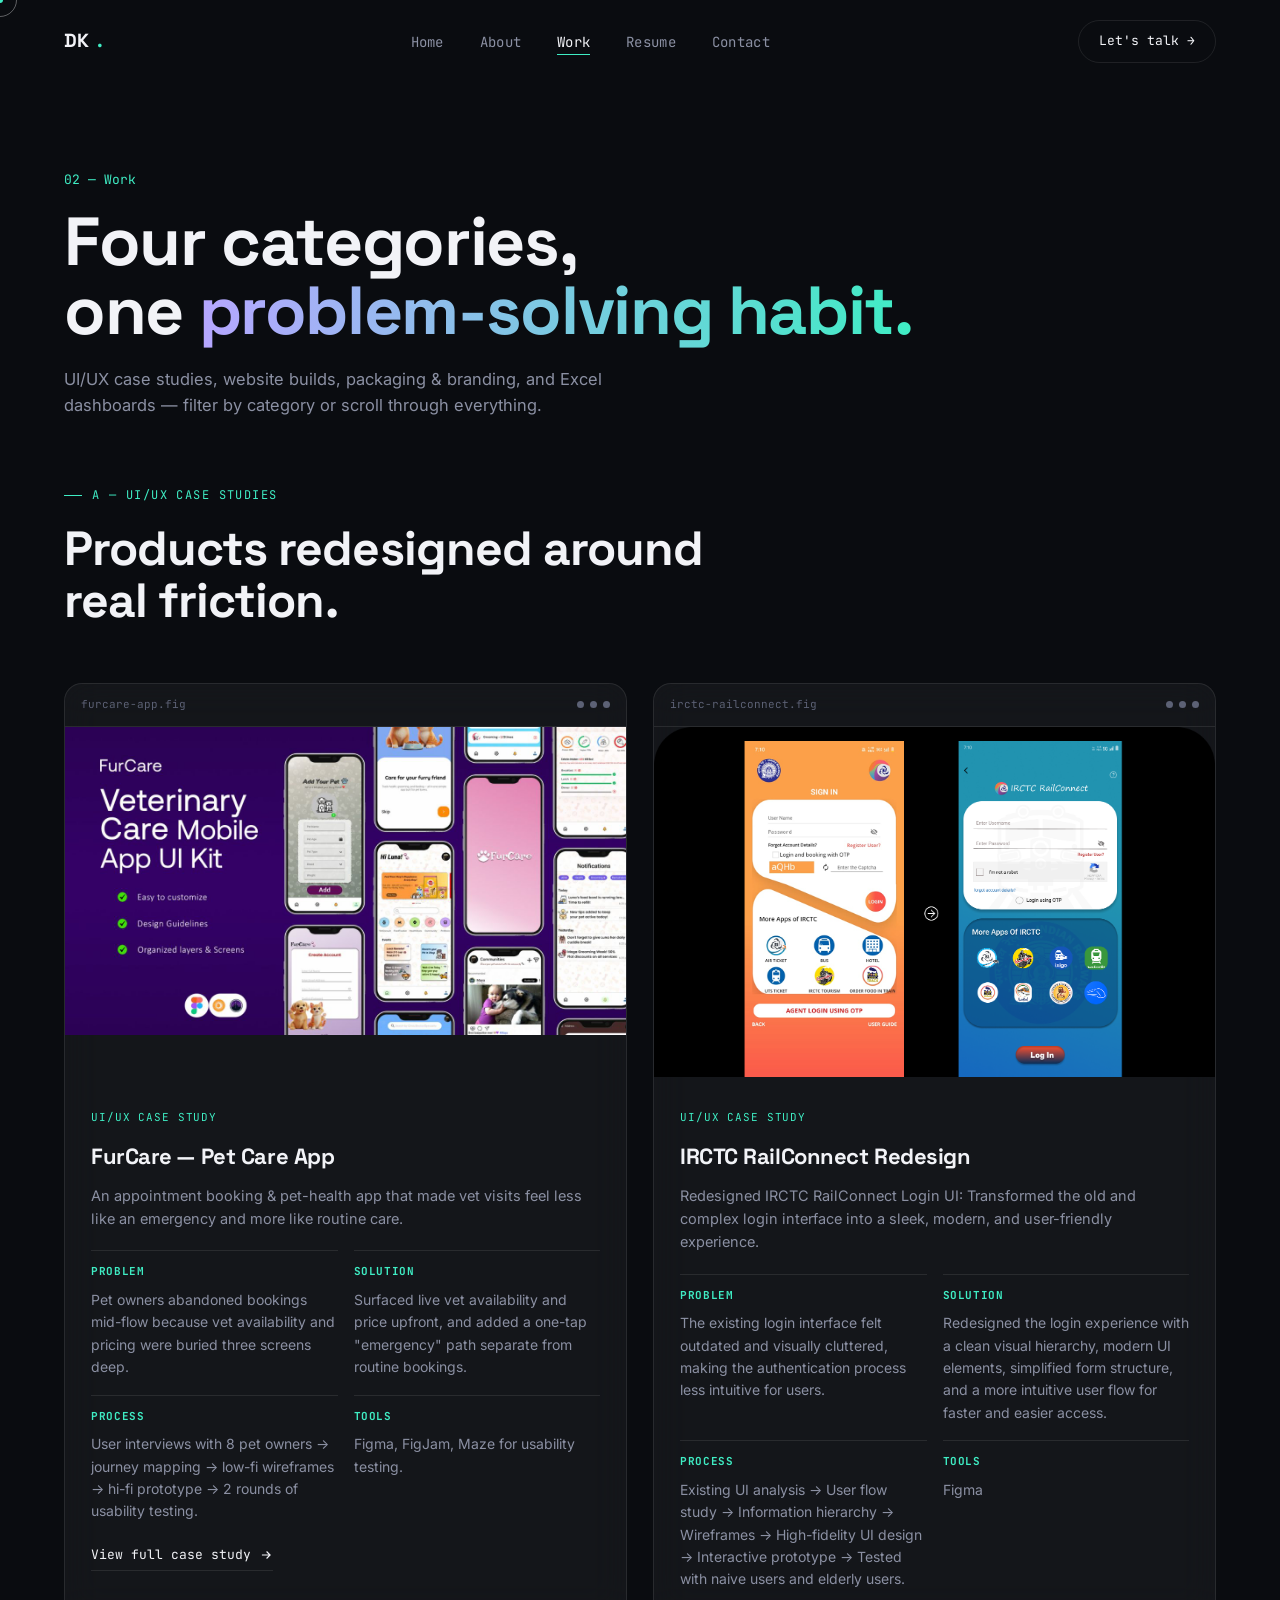
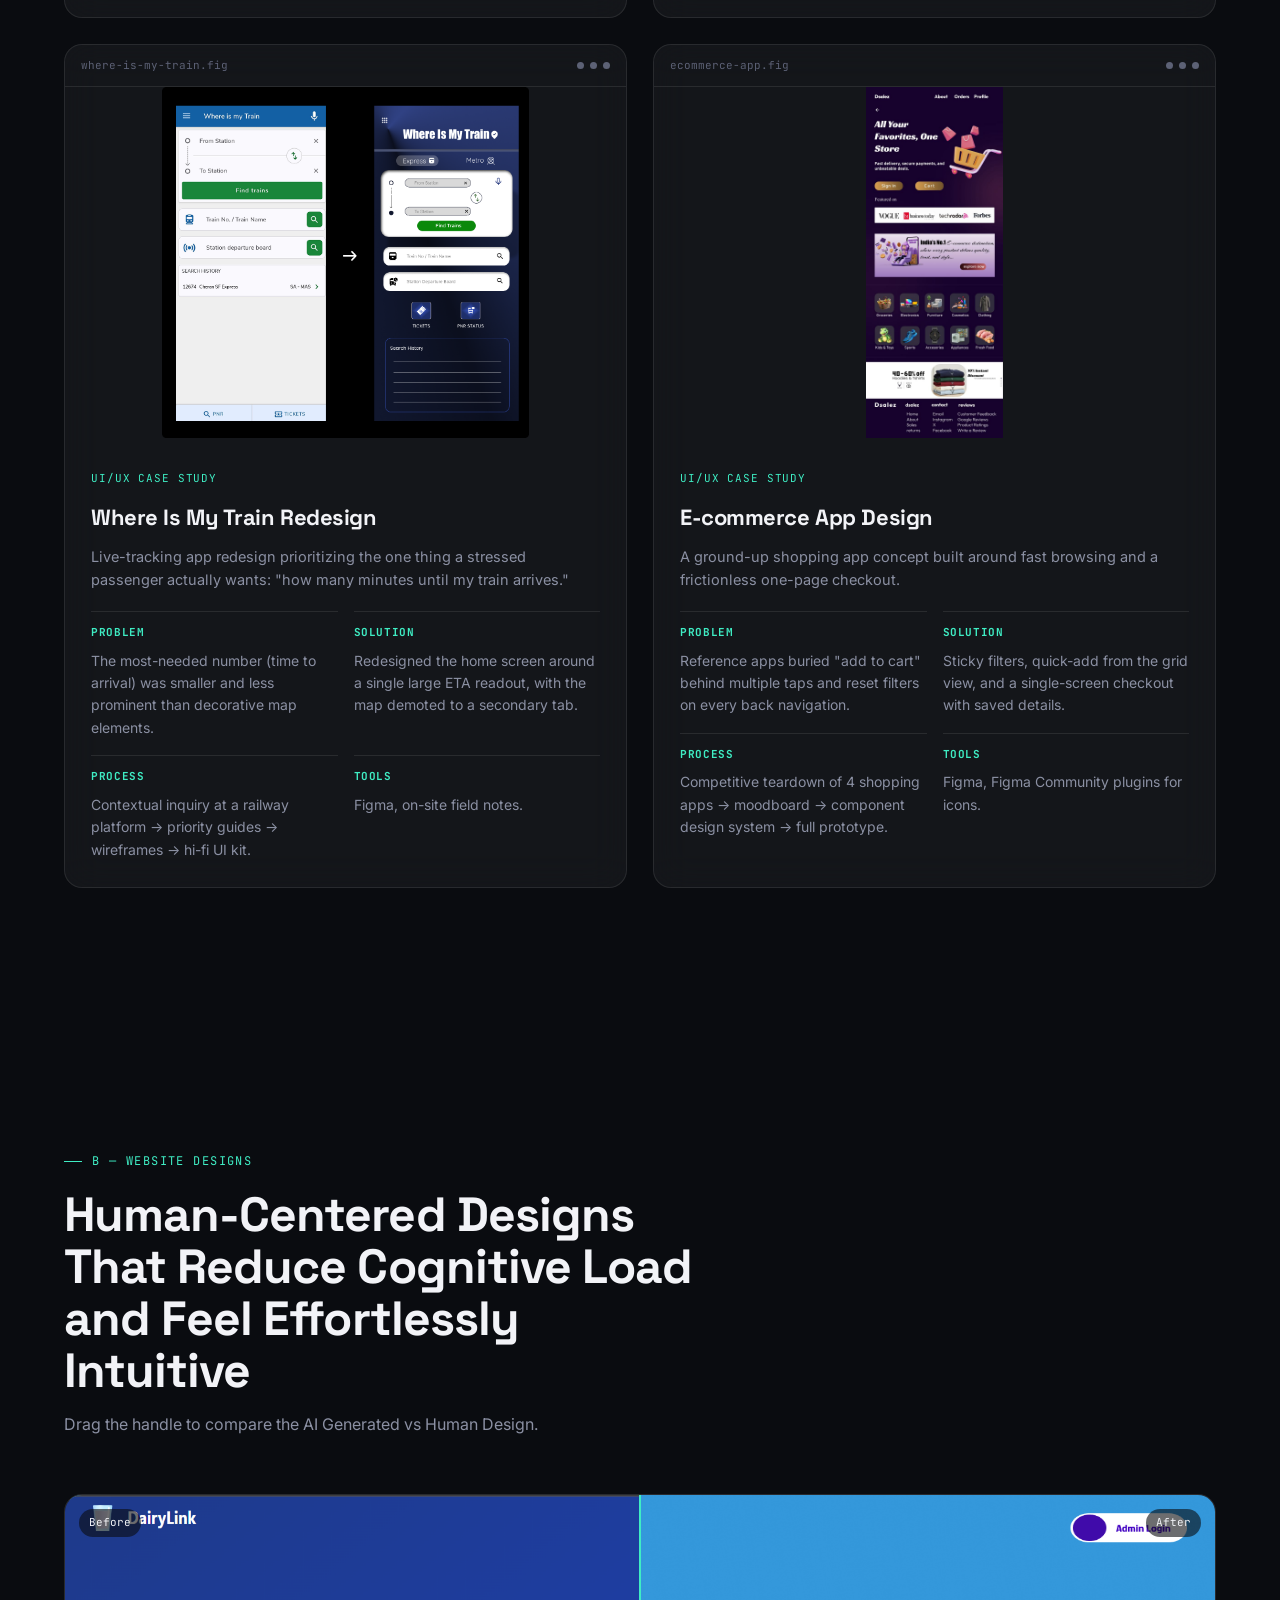
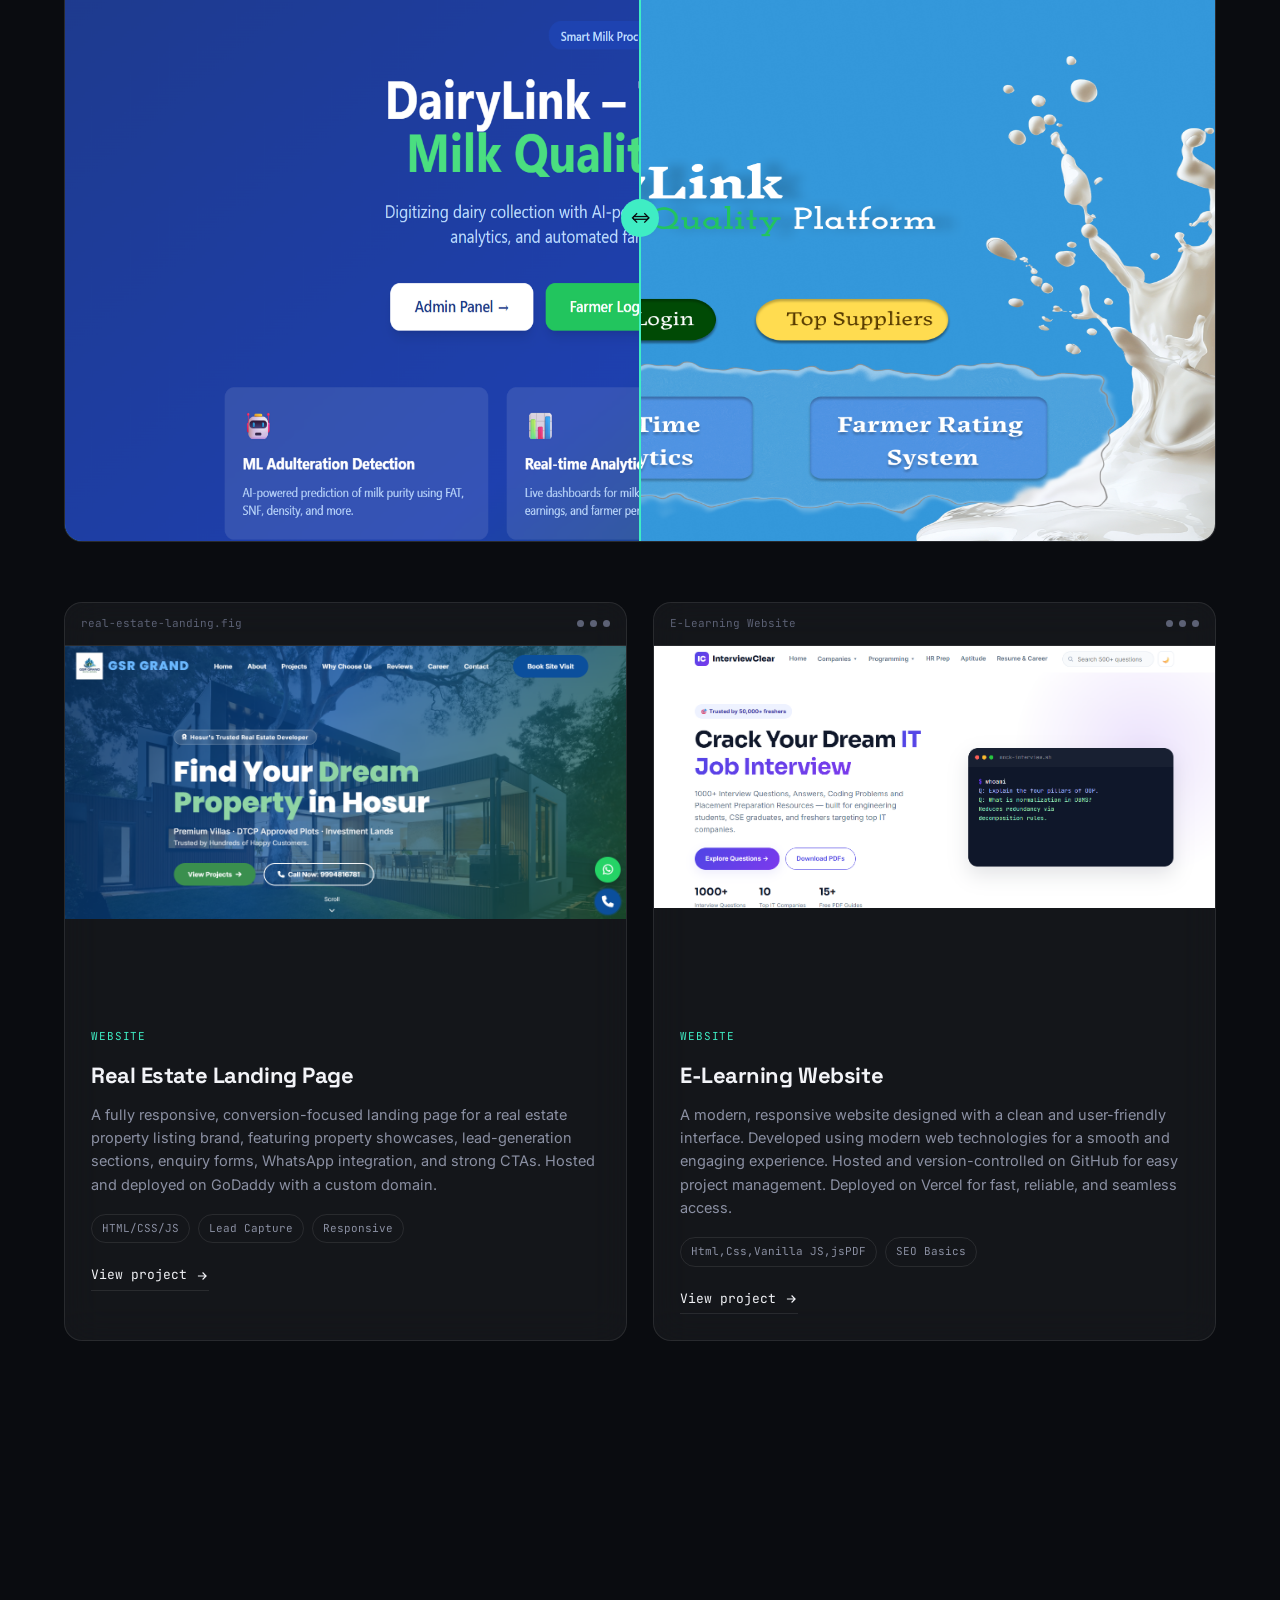
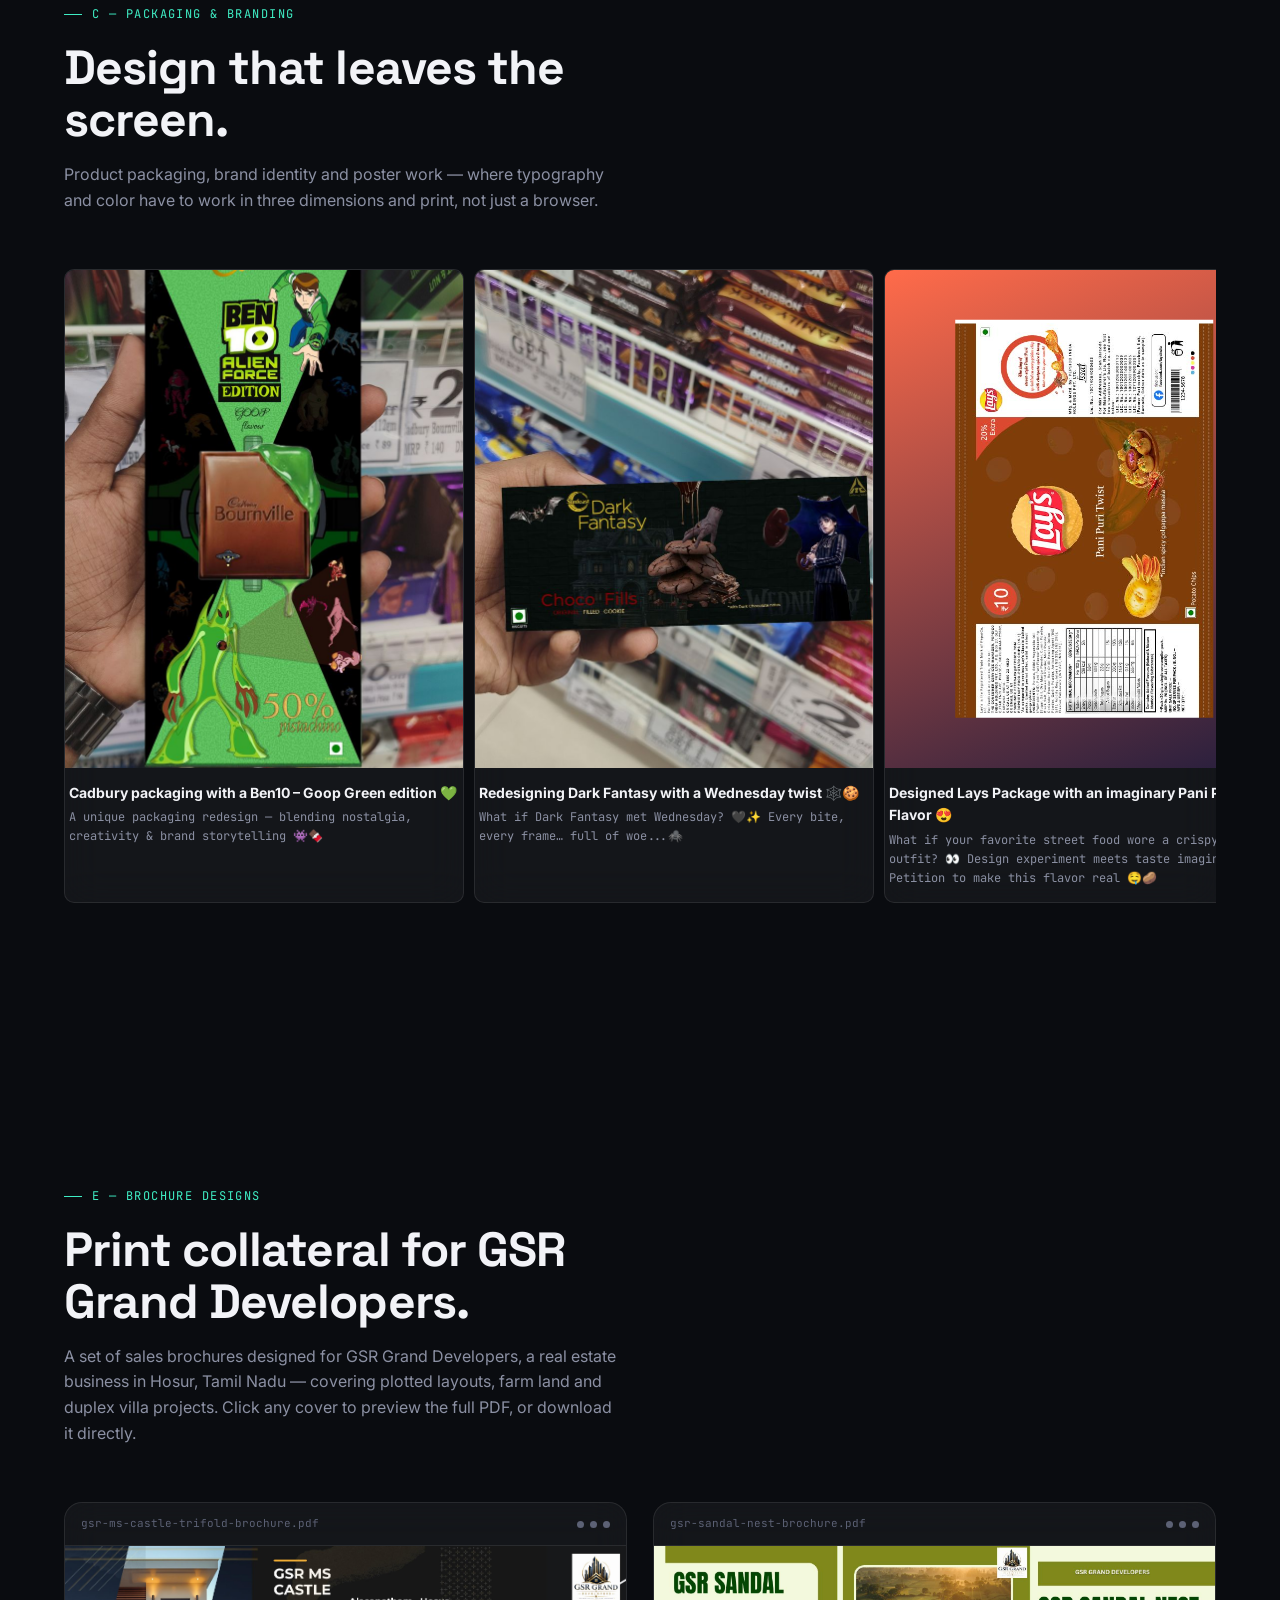
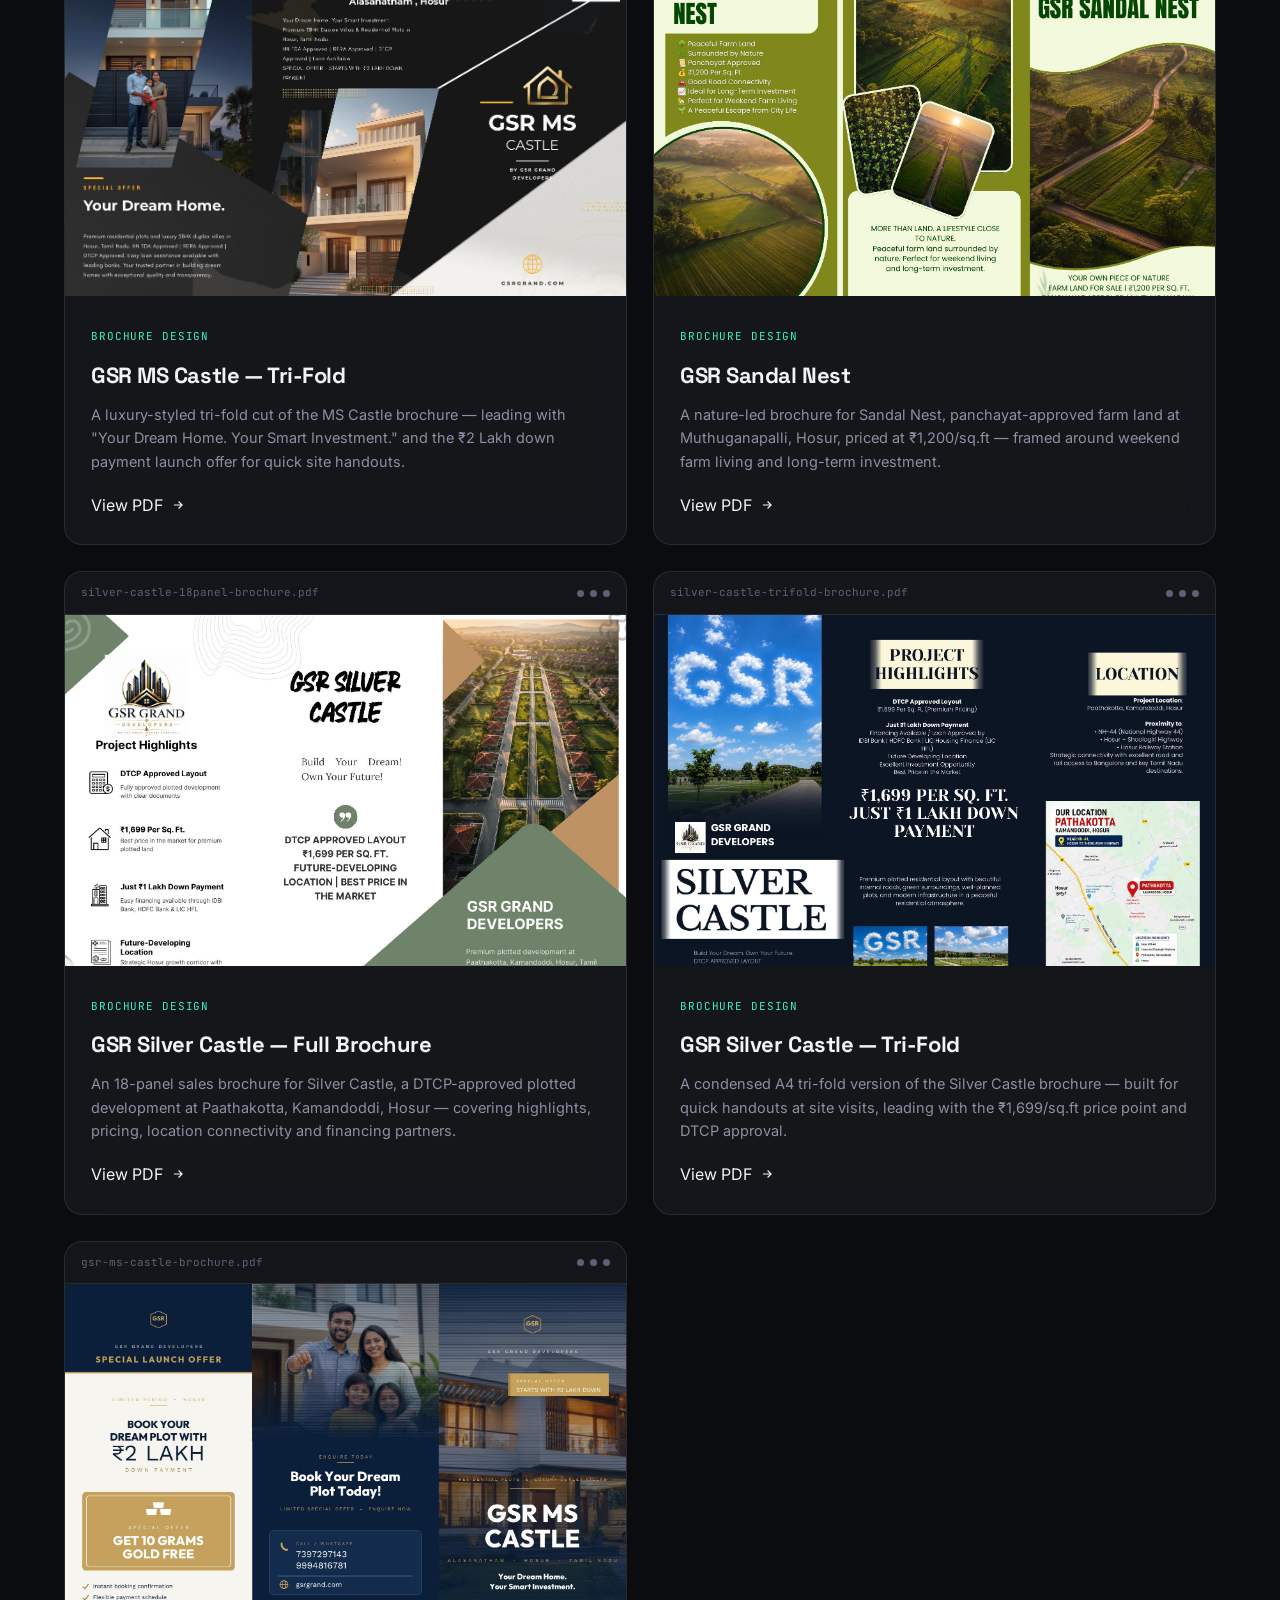
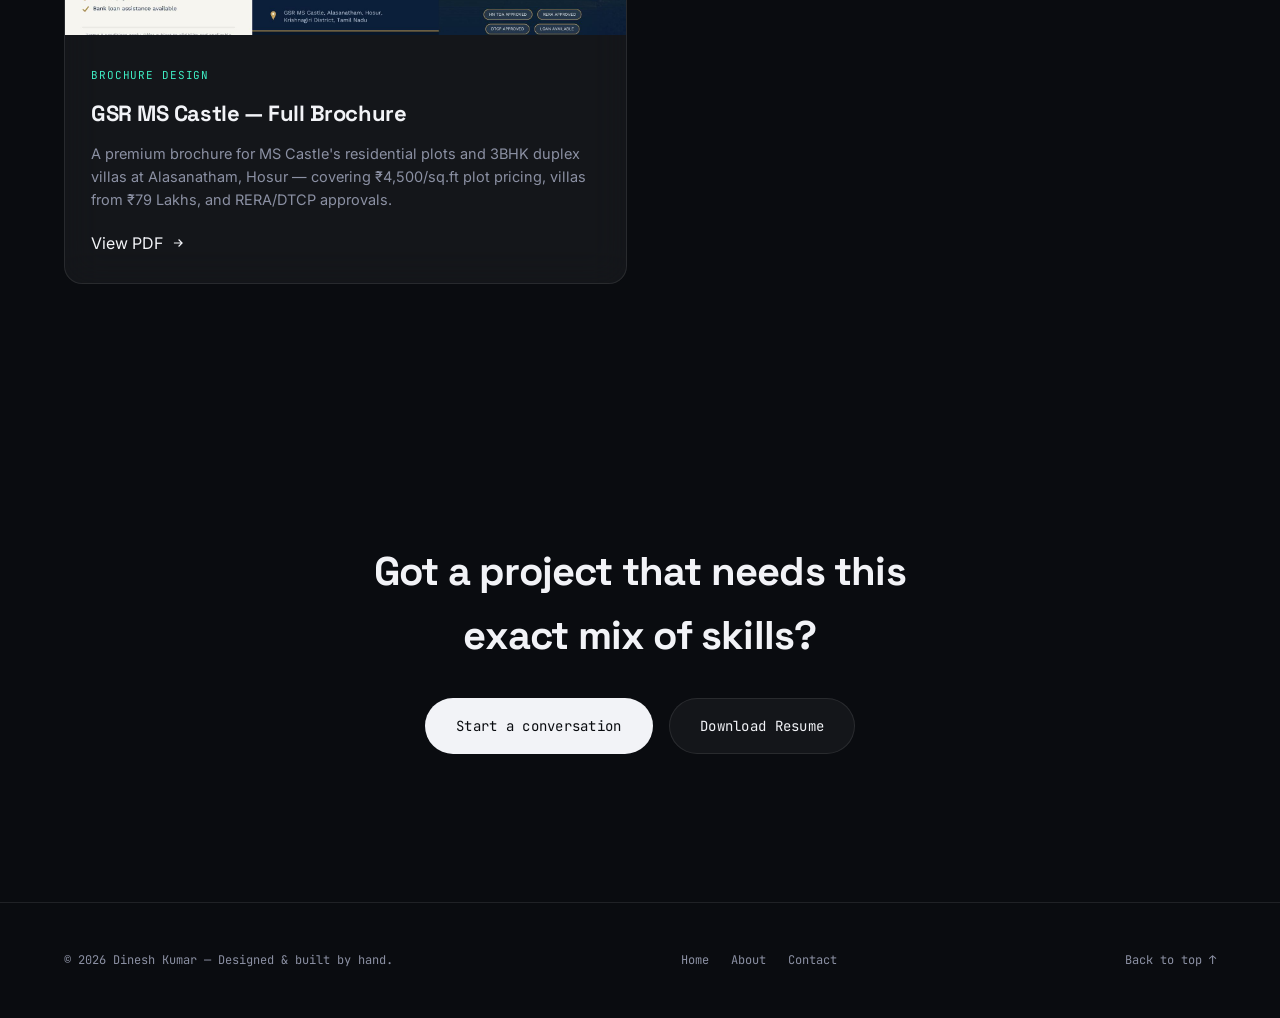
<file: projects.html>
<!DOCTYPE html>
<html lang="en">
<head>

<meta charset="UTF-8">
<meta name="viewport" content="width=device-width, initial-scale=1.0">

<title>Work — Dinesh Kumar</title>

<meta
  name="description"
  content="UI/UX case studies, website designs, packaging work, and Excel dashboards by Dinesh Kumar."
>

<link rel="preconnect" href="https://fonts.googleapis.com">
<link rel="preconnect" href="https://fonts.gstatic.com" crossorigin>

<link
  href="https://fonts.googleapis.com/css2?family=Space+Grotesk:wght@400;500;600;700&family=Inter:wght@400;500;600&family=JetBrains+Mono:wght@400;500&display=swap"
  rel="stylesheet"
>

<link rel="stylesheet" href="css/style.css">

</head>


<body>

<a href="#main" class="skip-link">
  Skip to content
</a>


<!-- ================= NAVIGATION ================= -->

<nav class="nav">

  <a href="index.html" class="nav-logo">
    DK<span>.</span>
  </a>

  <ul class="nav-links">

    <li>
      <a href="index.html">
        Home
      </a>
    </li>

    <li>
      <a href="about.html">
        About
      </a>
    </li>

    <li>
      <a href="projects.html">
        Work
      </a>
    </li>

    <li>
      <a href="resume.html">
        Resume
      </a>
    </li>

    <li>
      <a href="contact.html">
        Contact
      </a>
    </li>

  </ul>


  <a href="contact.html" class="nav-cta magnetic">
    Let's talk →
  </a>


  <button
    class="nav-toggle"
    aria-label="Toggle menu"
  >

    <span></span>
    <span></span>
    <span></span>

  </button>

</nav>



<main id="main">


<!-- ================= PAGE HERO ================= -->

<header class="page-hero wrap">

  <span class="kicker mono">
    02 — Work
  </span>

  <h1>
    Four categories,<br>
    one <span class="grad-text">problem-solving habit.</span>
  </h1>

  <p>
    UI/UX case studies, website builds, packaging &amp; branding,
    and Excel dashboards — filter by category or scroll through everything.
  </p>

</header>



<!-- ================= FILTERS ================= -->
<!-- 
<section style="padding-top:0;">

  <div class="wrap">
    <div class="filters reveal">
      <button
        class="filter-btn active"
        data-filter="all"
      >
        All Work
      </button>

      <button
        class="filter-btn"
        data-filter="uiux"
      >
        UI/UX Case Studies
      </button>

      <button
        class="filter-btn"
        data-filter="web"
      >
        Website 
      </button>

      <button
        class="filter-btn"
        data-filter="pack"
      >
        Packaging
      </button> -->
<!-- 
      <button
        class="filter-btn"
        data-filter="excel"
      >
        Excel Projects
      </button> -->

    </div>

  </div>

</section>



<!-- ===================================================== -->
<!-- A — UI/UX CASE STUDIES -->
<!-- ===================================================== -->


<section id="furcare" style="padding-top:0;">

  <div class="wrap">

    <div class="section-head reveal">

      <span class="eyebrow">
        A — UI/UX Case Studies
      </span>

      <h2>
        Products redesigned around real friction.
      </h2>

    </div>


    <div class="work-grid reveal-stagger">


      <!-- ================= FURCARE ================= -->

      <article
        class="project-card glass reveal"
        data-cat="uiux"
        style="--i:0"
      >

        <div class="card-layerbar">

          <span>
            furcare-app.fig
          </span>

          <div class="dots">
            <i></i>
            <i></i>
            <i></i>
          </div>

        </div>


        <div
          class="card-media"
          style="--c1:#2a2140;--c2:#0d0f15;"
        >

          <img
            src="assets/images/furcare 1.jpg"
            alt="FurCare Project Poster"
            class="project-poster-img"
            loading="lazy"
          >

        </div>


        <div class="card-body">

          <span class="card-cat">
            UI/UX Case Study
          </span>

          <h3>
            FurCare — Pet Care App
          </h3>

          <p class="desc">
            An appointment booking &amp; pet-health app that made vet visits
            feel less like an emergency and more like routine care.
          </p>


          <div class="case-detail">

            <div class="case-block">

              <b>
                Problem
              </b>

              <p>
                Pet owners abandoned bookings mid-flow because vet
                availability and pricing were buried three screens deep.
              </p>

            </div>


            <div class="case-block">

              <b>
                Solution
              </b>

              <p>
                Surfaced live vet availability and price upfront,
                and added a one-tap "emergency" path separate
                from routine bookings.
              </p>

            </div>


            <div class="case-block">

              <b>
                Process
              </b>

              <p>
                User interviews with 8 pet owners → journey mapping →
                low-fi wireframes → hi-fi prototype →
                2 rounds of usability testing.
              </p>

            </div>


            <div class="case-block">

              <b>
                Tools
              </b>

              <p>
                Figma, FigJam, Maze for usability testing.
              </p>

            </div>

          </div>


          <a
            href="https://www.figma.com/design/gLvr99b8Z8lzco5uOpRykU/Furcaree-App?node-id=0-1&t=98LfNqXjlMxUutSc-1"
            class="card-link"
          >

            View full case study

            <svg
              viewBox="0 0 24 24"
              fill="none"
              stroke="currentColor"
              stroke-width="2"
            >

              <path d="M5 12h14M13 6l6 6-6 6"/>

            </svg>

          </a>

        </div>

      </article>



      <!-- ================= IRCTC RAILCONNECT ================= -->

      <article
        id="railconnect"
        class="project-card glass reveal"
        data-cat="uiux"
        style="--i:2"
      >

        <div class="card-layerbar">

          <span>
            irctc-railconnect.fig
          </span>

          <div class="dots">

            <i></i>
            <i></i>
            <i></i>

          </div>

        </div>


        <div
          class="card-media"
          style="--c1:#1c2b2a;--c2:#0d0f15;"
        >

          <img
            src="assets/images/irctc.png"
            alt="IRCTC RailConnect Redesign Poster"
            class="project-poster-img"
            loading="lazy"
          >

        </div>


        <div class="card-body">

          <span class="card-cat">
            UI/UX Case Study
          </span>

          <h3>
            IRCTC RailConnect Redesign
          </h3>

          <p class="desc">
            Redesigned IRCTC RailConnect Login UI:
            Transformed the old and complex login interface
            into a sleek, modern, and user-friendly experience.
          </p>


          <div class="case-detail">

            <div class="case-block">

              <b>
                Problem
              </b>

              <p>
                The existing login interface felt outdated and visually
                cluttered, making the authentication process less intuitive
                for users.
              </p>

            </div>


            <div class="case-block">

              <b>
                Solution
              </b>

              <p>
                Redesigned the login experience with a clean visual hierarchy,
                modern UI elements, simplified form structure, and a more
                intuitive user flow for faster and easier access.
              </p>

            </div>


            <div class="case-block">

              <b>
                Process
              </b>

              <p>
                Existing UI analysis → User flow study →
                Information hierarchy → Wireframes →
                High-fidelity UI design → Interactive prototype →
                Tested with naive users and elderly users.
              </p>

            </div>


            <div class="case-block">

              <b>
                Tools
              </b>

              <p>
                Figma
              </p>

            </div>

          </div>

        </div>

      </article>



      <!-- ================= WHERE IS MY TRAIN ================= -->

      <article
        id="wimt"
        class="project-card glass reveal"
        data-cat="uiux"
        style="--i:3"
      >

        <div class="card-layerbar">

          <span>
            where-is-my-train.fig
          </span>

          <div class="dots">

            <i></i>
            <i></i>
            <i></i>

          </div>

        </div>


        <div
          class="card-media"
          style="--c1:#241d3d;--c2:#0d0f15;"
        >

          <img
            src="assets/images/whereismytrain.png"
            alt="Where Is My Train Redesign"
            class="mytrain"
            loading="lazy"
          >

        </div>


        <div class="card-body">

          <span class="card-cat">
            UI/UX Case Study
          </span>

          <h3>
            Where Is My Train Redesign
          </h3>

          <p class="desc">
            Live-tracking app redesign prioritizing the one thing
            a stressed passenger actually wants:
            "how many minutes until my train arrives."
          </p>


          <div class="case-detail">

            <div class="case-block">

              <b>
                Problem
              </b>

              <p>
                The most-needed number (time to arrival) was smaller
                and less prominent than decorative map elements.
              </p>

            </div>


            <div class="case-block">

              <b>
                Solution
              </b>

              <p>
                Redesigned the home screen around a single large ETA
                readout, with the map demoted to a secondary tab.
              </p>

            </div>


            <div class="case-block">

              <b>
                Process
              </b>

              <p>
                Contextual inquiry at a railway platform →
                priority guides → wireframes → hi-fi UI kit.
              </p>

            </div>


            <div class="case-block">

              <b>
                Tools
              </b>

              <p>
                Figma, on-site field notes.
              </p>

            </div>

          </div>


        </div>

      </article>



      <!-- ================= E-COMMERCE ================= -->

      <article
        id="ecommerce"
        class="project-card glass reveal"
        data-cat="uiux"
        style="--i:4"
      >

        <div class="card-layerbar">

          <span>
            ecommerce-app.fig
          </span>

          <div class="dots">

            <i></i>
            <i></i>
            <i></i>

          </div>

        </div>


        <div
          class="card-media"
          style="--c1:#2a2140;--c2:#0d0f15;"
        >

          <img
            src="assets/images/ecom.jpg"
            alt="E-commerce App Design"
            class="ecom-img"
            loading="lazy"
          >

        </div>


        <div class="card-body">

          <span class="card-cat">
            UI/UX Case Study
          </span>

          <h3>
            E-commerce App Design
          </h3>

          <p class="desc">
            A ground-up shopping app concept built around
            fast browsing and a frictionless one-page checkout.
          </p>


          <div class="case-detail">

            <div class="case-block">

              <b>
                Problem
              </b>

              <p>
                Reference apps buried "add to cart" behind multiple taps
                and reset filters on every back navigation.
              </p>

            </div>


            <div class="case-block">

              <b>
                Solution
              </b>

              <p>
                Sticky filters, quick-add from the grid view,
                and a single-screen checkout with saved details.
              </p>

            </div>


            <div class="case-block">

              <b>
                Process
              </b>

              <p>
                Competitive teardown of 4 shopping apps →
                moodboard → component design system → full prototype.
              </p>

            </div>


            <div class="case-block">

              <b>
                Tools
              </b>

              <p>
                Figma, Figma Community plugins for icons.
              </p>

            </div>

          </div>


        </div>

      </article>


    </div>

  </div>

</section>



<!-- ===================================================== -->
<!-- B — WEBSITE DESIGNS -->
<!-- ===================================================== -->


<section id="real-estate">

  <div class="wrap">


    <div class="section-head reveal">

      <span class="eyebrow">
        B — Website Designs
      </span>

      <h2>
       Human-Centered Designs That Reduce Cognitive Load and Feel Effortlessly Intuitive
      </h2>

      <p>
        Drag the handle to compare the AI Generated
       vs Human Design.
      </p>

    </div>



    <!-- BEFORE / AFTER -->

    <div
      class="reveal"
      style="margin-bottom:60px;"
    >

      <div class="ba-slider glass">

        <div class="ba-after">

          <img 
  src="assets/images/Desktop - 1 (3).png" 
  alt="Project Image"
  class="project-image"
>

        </div>


        <div class="ba-before">
<img src="assets/images/Screenshot 2026-03-25 230031 1 (1).png" alt="after image" class="after-image">
        </div>


        <div class="ba-handle"></div>

        <span class="ba-label before mono">
          Before
        </span>

        <span class="ba-label after mono">
          After
        </span>

      </div>

    </div>



    <div class="work-grid reveal-stagger">


      <!-- ================= REAL ESTATE ================= -->

      <article
        class="project-card glass reveal"
        data-cat="web"
        style="--i:0"
      >

        <div class="card-layerbar">

          <span>
            real-estate-landing.fig
          </span>

          <div class="dots">

            <i></i>
            <i></i>
            <i></i>

          </div>

        </div>


        <div
          class="card-media"
          style="--c1:#241d3d;--c2:#0d0f15;"
        >

          <img
            src="assets/images/gsr.png"
            alt="Real Estate Landing Page"
            class="project-poster-img"
            loading="lazy"
          >

        </div>


        <div class="card-body">

          <span class="card-cat">
            Website
          </span>

          <h3>
            Real Estate Landing Page
          </h3>

          <p class="desc">
            A fully responsive, conversion-focused landing page for a real estate property listing brand, featuring property showcases, lead-generation sections, enquiry forms, WhatsApp integration, and strong CTAs. Hosted and deployed on GoDaddy with a custom domain.
          </p>


          <div class="card-meta">

            <span class="tag-pill">
              HTML/CSS/JS
            </span>

            <span class="tag-pill">
              Lead Capture
            </span>

            <span class="tag-pill">
              Responsive
            </span>

          </div>


          <a
            href="http://gsrgrand.com/"
            class="card-link"
          >

            View project

            <svg
              viewBox="0 0 24 24"
              fill="none"
              stroke="currentColor"
              stroke-width="2"
            >

              <path d="M5 12h14M13 6l6 6-6 6"/>

            </svg>

          </a>

        </div>

      </article>



      <!-- ================= E-Learning Website ================= -->

      <article
        class="project-card glass reveal"
        data-cat="web"
        style="--i:1"
      >

        <div class="card-layerbar">

          <span>
            E-Learning Website
          </span>

          <div class="dots">

            <i></i>
            <i></i>
            <i></i>

          </div>

        </div>


        <div
          class="card-media"
          style="--c1:#1c2130;--c2:#0d0f15;"
        >

          <img
            src="assets/images/image.png"
            alt="E-Learning Website Website"
            class="interview-project"
            loading="lazy"
          >

        </div>


        <div class="card-body">

          <span class="card-cat">
            Website 
          </span>

          <h3>
            E-Learning Website
          </h3>

          <p class="desc">
          A modern, responsive website designed with a clean and user-friendly interface.
Developed using modern web technologies for a smooth and engaging experience.
Hosted and version-controlled on GitHub for easy project management.
Deployed on Vercel for fast, reliable, and seamless access.
          </p>


          <div class="card-meta">

            <span class="tag-pill">
              Html,Css,Vanilla JS,jsPDF
            </span>

            <span class="tag-pill">
              SEO Basics
            </span>

          </div>


          <a
            href="https://interview-questions-sable.vercel.app/"
            class="card-link"
          >

            View project

            <svg
              viewBox="0 0 24 24"
              fill="none"
              stroke="currentColor"
              stroke-width="2"
            >

              <path d="M5 12h14M13 6l6 6-6 6"/>

            </svg>

          </a>

        </div>

      </article>




    </div>

  </div>

</section>



<!-- ===================================================== -->
<!-- C — PACKAGING & BRANDING -->
<!-- ===================================================== -->


<section id="packaging">

  <div class="wrap">


    <div class="section-head reveal">

      <span class="eyebrow">
        C — Packaging &amp; Branding
      </span>

      <h2>
        Design that leaves the screen.
      </h2>

      <p>
        Product packaging, brand identity and poster work —
        where typography and color have to work in three dimensions
        and print, not just a browser.
      </p>

    </div>


    <div
      class="pack-scroll reveal"
      data-cat="pack"
    >


      <!-- BEN 10 PACKAGING -->

      <div
        class="pack-item glass"
        data-cat="pack"
      >

        <div
          class="art-box"
          style="background:linear-gradient(160deg,#7b5cff,#241d3d);"
        >

          <img
            src="assets/images/ben10.jpg"
            alt="Cadbury Ben 10 Goop Green Packaging"
          >

        </div>


        <div class="cap">

          <b>
            Cadbury packaging with a Ben10 – Goop Green edition 💚
          </b>

          A unique packaging redesign —
          blending nostalgia, creativity &amp; brand storytelling 👾🍫

        </div>

      </div>



      <!-- WEDNESDAY PACKAGING -->

      <div
        class="pack-item glass"
        data-cat="pack"
      >

        <div
          class="art-box"
          style="background:linear-gradient(160deg,#3fedc4,#0d0f15);"
        >

          <img
            src="assets/images/wednesday.jpg"
            alt="Dark Fantasy Wednesday Packaging Redesign"
          >

        </div>


        <div class="cap">

          <b>
            Redesigning Dark Fantasy with a Wednesday twist 🕸️🍪
          </b>

          What if Dark Fantasy met Wednesday? 🖤✨
          Every bite, every frame… full of woe...🕷️

        </div>

      </div>



      <!-- LAYS PACKAGING -->

      <div
        class="pack-item glass"
        data-cat="pack"
      >

        <div
          class="art-box"
          style="background:linear-gradient(160deg,#ff6b4a,#241d3d);"
        >

          <img
            src="assets/images/lays.jpg"
            alt="Lays Pani Puri Twist Packaging Design"
            class="rotate-fill"
          >

        </div>


        <div class="cap">

          <b>
            Designed Lays Package with an imaginary Pani Puri Twist Flavor 😍
          </b>

          What if your favorite street food wore a crispy new outfit? 👀
          Design experiment meets taste imagination!
          Petition to make this flavor real 🤤🥔

        </div>

      </div>


    </div>

  </div>

</section>



<!-- ===================================================== -->
<!-- D — EXCEL PROJECTS -->
<!-- ===================================================== -->

<!-- 
<section id="supplier-tracker">

  <div class="wrap">


    <div class="section-head reveal">

      <span class="eyebrow">
        D — Excel Projects
      </span>

      <h2>
        Dashboards that answer a question fast.
      </h2>

    </div>



    <div class="dash-grid reveal-stagger"> -->


      <!-- SUPPLIER TRACKER -->
<!-- 
      <div
        class="project-card glass dash-card reveal"
        data-cat="excel"
        style="--i:0"
      >

        <div class="card-layerbar">

          <span>
            supplier-tracker.xlsx
          </span>

          <div class="dots">

            <i></i>
            <i></i>
            <i></i>

          </div>

        </div>


        <div class="dash-preview">

          <span class="card-cat">
            Excel Dashboard
          </span>

          <h3 style="margin-top:8px; font-size:20px;">
            Supplier Tracker Dashboard
          </h3>

          <p
            class="desc"
            style="margin-top:8px;"
          >
            A single view of on-time delivery, cost variance
            and quality score across 40+ suppliers,
            refreshed weekly via Power Query.
          </p>


          <div
            class="dash-bars"
            style="margin-top:20px;"
          >

            <i style="height:40%"></i>
            <i style="height:65%"></i>
            <i style="height:52%"></i>
            <i style="height:80%"></i>
            <i style="height:35%"></i>
            <i style="height:70%"></i>
            <i style="height:58%"></i>

          </div>


          <div class="dash-legend">

            <span>
              <i style="background:var(--violet);"></i>
              On-time %
            </span>

            <span>
              <i style="background:var(--mint);"></i>
              Cost variance
            </span>

          </div>

        </div>

      </div> -->



      <!-- REGIONAL SALES -->
<!-- 
      <div
        class="project-card glass dash-card reveal"
        data-cat="excel"
        style="--i:1"
      >

        <div class="card-layerbar">

          <span>
            sales-viz.xlsx
          </span>

          <div class="dots">

            <i></i>
            <i></i>
            <i></i>

          </div>

        </div>


        <div class="dash-preview">

          <span class="card-cat">
            Data Visualization
          </span>

          <h3 style="margin-top:8px; font-size:20px;">
            Regional Sales Visualization
          </h3>

          <p
            class="desc"
            style="margin-top:8px;"
          >
            Pivot-table driven charts breaking down quarterly
            sales by region and product line for a retail client.
          </p>


          <div
            class="dash-bars"
            style="margin-top:20px;"
          >

            <i style="height:55%"></i>
            <i style="height:30%"></i>
            <i style="height:75%"></i>
            <i style="height:45%"></i>
            <i style="height:90%"></i>
            <i style="height:60%"></i>
            <i style="height:38%"></i>

          </div>


          <div class="dash-legend">

            <span>
              <i style="background:var(--violet);"></i>
              Q1–Q2
            </span>

            <span>
              <i style="background:var(--mint);"></i>
              Q3–Q4
            </span>

          </div>

        </div>

      </div> -->



      <!-- MONTHLY OPS -->
<!-- 
      <div
        class="project-card glass dash-card reveal"
        data-cat="excel"
        style="--i:2"
      >

        <div class="card-layerbar">

          <span>
            ops-reporting.xlsx
          </span>

          <div class="dots">

            <i></i>
            <i></i>
            <i></i>

          </div>

        </div>


        <div class="dash-preview">

          <span class="card-cat">
            Business Reporting
          </span>

          <h3 style="margin-top:8px; font-size:20px;">
            Monthly Ops Reporting Pack
          </h3>
          <p
            class="desc"
            style="margin-top:8px;"
          >
            An automated monthly report replacing six manual
            spreadsheets with one linked workbook and
            a printable summary tab.
          </p>
          <div
            class="dash-bars"
            style="margin-top:20px;"
          >
            <i style="height:62%"></i>
            <i style="height:48%"></i>
            <i style="height:70%"></i>
            <i style="height:55%"></i>
            <i style="height:33%"></i>
            <i style="height:80%"></i>
            <i style="height:66%"></i>
          </div>
          <div class="dash-legend">
            <span>
              <i style="background:var(--violet);"></i>
              Target
            </span>
            <span>
              <i style="background:var(--mint);"></i>
              Actual
            </span>
          </div>
        </div>
      </div> -->
      <!-- CAMPAIGN KPI -->
      <!-- <div
        class="project-card glass dash-card reveal"
        data-cat="excel"
        style="--i:3"
      >
        <div class="card-layerbar">
          <span>
            marketing-kpi.xlsx
          </span>
          <div class="dots">
            <i></i>
            <i></i>
            <i></i>
          </div>
        </div>
        <div class="dash-preview">
          <span class="card-cat">
            Marketing Reporting
          </span>
          <h3 style="margin-top:8px; font-size:20px;">
            Campaign KPI Dashboard
          </h3>
          <p
            class="desc"
            style="margin-top:8px;"
          >
            Tracks CTR, CPC and conversion rate across ad campaigns,
            feeding directly from exported ad-platform CSVs.
          </p>
          <div
            class="dash-bars"
            style="margin-top:20px;"
          >
            <i style="height:70%"></i>
            <i style="height:52%"></i>
            <i style="height:44%"></i>
            <i style="height:66%"></i>
            <i style="height:82%"></i>
            <i style="height:40%"></i>
            <i style="height:58%"></i>
          </div>
          <div class="dash-legend">
            <span>
              <i style="background:var(--violet);"></i>
              CTR
            </span>
            <span>
              <i style="background:var(--mint);"></i>
              Conversions
            </span>
          </div>
        </div>
      </div>
    </div>
  </div>
</section> -->


<!-- ===================================================== -->
<!-- E — BROCHURE DESIGNS (NEW) -->
<!-- ===================================================== -->

<section id="brochures">

  <div class="wrap">

    <div class="section-head reveal">

      <span class="eyebrow">
        E — Brochure Designs
      </span>

      <h2>
        Print collateral for GSR Grand Developers.
      </h2>

      <p>
        A set of sales brochures designed for GSR Grand Developers,
        a real estate business in Hosur, Tamil Nadu — covering plotted
        layouts, farm land and duplex villa projects. Click any cover
        to preview the full PDF, or download it directly.
      </p>

    </div>


    <div class="work-grid reveal-stagger">

        
 <!-- BROCHURE 1 — MS CASTLE TRI-FOLD -->

      <article
        class="project-card glass reveal"
        data-cat="brochure"
        style="--i:4"
      >

        <div class="card-layerbar">

          <span>
            gsr-ms-castle-trifold-brochure.pdf
          </span>

          <div class="dots">
            <i></i>
            <i></i>
            <i></i>
          </div>

        </div>


        <div
          class="card-media"
          style="--c1:#241d3d;--c2:#0d0f15;"
        >

          <img
            src="assets/brochure-ms-castle-trifold-cover.jpg"
            alt="GSR MS Castle Tri-Fold Brochure Cover"
            class="project-poster-img"
            loading="lazy"
          >

        </div>


        <div class="card-body">

          <span class="card-cat">
            Brochure Design
          </span>

          <h3>
            GSR MS Castle — Tri-Fold
          </h3>

          <p class="desc">
            A luxury-styled tri-fold cut of the MS Castle brochure —
            leading with "Your Dream Home. Your Smart Investment." and the
            ₹2 Lakh down payment launch offer for quick site handouts.
          </p>

          <button
            type="button"
            class="card-link brochure-view-btn"
            data-pdf="assets/gsr-ms-castle-brochure (2).pdf"
            data-title="GSR MS Castle — Tri-Fold"
          >

            View PDF

            <svg
              viewBox="0 0 24 24"
              fill="none"
              stroke="currentColor"
              stroke-width="2"
            >

              <path d="M5 12h14M13 6l6 6-6 6"/>

            </svg>

          </button>

        </div>

      </article>

      <!-- BROCHURE 2 — SANDAL NEST -->

      <article
        class="project-card glass reveal"
        data-cat="brochure"
        style="--i:2"
      >

        <div class="card-layerbar">

          <span>
            gsr-sandal-nest-brochure.pdf
          </span>

          <div class="dots">
            <i></i>
            <i></i>
            <i></i>
          </div>

        </div>


        <div
          class="card-media"
          style="--c1:#3d4a1d;--c2:#0d0f15;"
        >

          <img
            src="assets/brochure-sandal-nest-cover.jpg"
            alt="GSR Sandal Nest Brochure Cover"
            class="project-poster-img"
            loading="lazy"
          >

        </div>


        <div class="card-body">

          <span class="card-cat">
            Brochure Design
          </span>

          <h3>
            GSR Sandal Nest
          </h3>

          <p class="desc">
            A nature-led brochure for Sandal Nest, panchayat-approved farm
            land at Muthuganapalli, Hosur, priced at ₹1,200/sq.ft — framed
            around weekend farm living and long-term investment.
          </p>

          <button
            type="button"
            class="card-link brochure-view-btn"
            data-pdf="assets/gsr-sandal-nest-brochure.pdf"
            data-title="GSR Sandal Nest"
          >

            View PDF

            <svg
              viewBox="0 0 24 24"
              fill="none"
              stroke="currentColor"
              stroke-width="2"
            >

              <path d="M5 12h14M13 6l6 6-6 6"/>

            </svg>

          </button>

        </div>

      </article>

      <!-- BROCHURE 3 — SILVER CASTLE 18-PANEL -->

      <article
        class="project-card glass reveal"
        data-cat="brochure"
        style="--i:0"
      >

        <div class="card-layerbar">

          <span>
            silver-castle-18panel-brochure.pdf
          </span>

          <div class="dots">
            <i></i>
            <i></i>
            <i></i>
          </div>

        </div>


        <div
          class="card-media"
          style="--c1:#241d3d;--c2:#0d0f15;"
        >

          <img
            src="assets/brochure-silver-castle-18panel-cover.jpg"
            alt="GSR Silver Castle 18-Panel Brochure Cover"
            class="project-poster-img"
            loading="lazy"
          >

        </div>


        <div class="card-body">

          <span class="card-cat">
            Brochure Design
          </span>

          <h3>
            GSR Silver Castle — Full Brochure
          </h3>

          <p class="desc">
            An 18-panel sales brochure for Silver Castle, a DTCP-approved
            plotted development at Paathakotta, Kamandoddi, Hosur — covering
            highlights, pricing, location connectivity and financing partners.
          </p>

          <button
            type="button"
            class="card-link brochure-view-btn"
            data-pdf="assets/silver-castle-18panel-brochure.pdf"
            data-title="GSR Silver Castle — Full Brochure"
          >

            View PDF

            <svg
              viewBox="0 0 24 24"
              fill="none"
              stroke="currentColor"
              stroke-width="2"
            >

              <path d="M5 12h14M13 6l6 6-6 6"/>

            </svg>

          </button>

        </div>

      </article>


      <!-- BROCHURE 2 — SILVER CASTLE TRI-FOLD -->

      <article
        class="project-card glass reveal"
        data-cat="brochure"
        style="--i:1"
      >

        <div class="card-layerbar">

          <span>
            silver-castle-trifold-brochure.pdf
          </span>

          <div class="dots">
            <i></i>
            <i></i>
            <i></i>
          </div>

        </div>


        <div
          class="card-media"
          style="--c1:#1c2b2a;--c2:#0d0f15;"
        >

          <img
            src="assets/brochure-silver-castle-trifold-cover.jpg"
            alt="GSR Silver Castle Tri-Fold Brochure Cover"
            class="project-poster-img"
            loading="lazy"
          >

        </div>


        <div class="card-body">

          <span class="card-cat">
            Brochure Design
          </span>

          <h3>
            GSR Silver Castle — Tri-Fold
          </h3>

          <p class="desc">
            A condensed A4 tri-fold version of the Silver Castle brochure —
            built for quick handouts at site visits, leading with the
            ₹1,699/sq.ft price point and DTCP approval.
          </p>

          <button
            type="button"
            class="card-link brochure-view-btn"
            data-pdf="assets/silver-castle-trifold-brochure.pdf"
            data-title="GSR Silver Castle — Tri-Fold"
          >

            View PDF

            <svg
              viewBox="0 0 24 24"
              fill="none"
              stroke="currentColor"
              stroke-width="2"
            >

              <path d="M5 12h14M13 6l6 6-6 6"/>

            </svg>

          </button>

        </div>

      </article>



      <!-- BROCHURE 4 — MS CASTLE FULL -->

      <article
        class="project-card glass reveal"
        data-cat="brochure"
        style="--i:3"
      >

        <div class="card-layerbar">

          <span>
            gsr-ms-castle-brochure.pdf
          </span>

          <div class="dots">
            <i></i>
            <i></i>
            <i></i>
          </div>

        </div>


        <div
          class="card-media"
          style="--c1:#1c2130;--c2:#0d0f15;"
        >

          <img
            src="assets/brochure-ms-castle-cover.jpg"
            alt="GSR MS Castle Brochure Cover"
            class="project-poster-img"
            loading="lazy"
          >

        </div>


        <div class="card-body">

          <span class="card-cat">
            Brochure Design
          </span>

          <h3>
            GSR MS Castle — Full Brochure
          </h3>

          <p class="desc">
            A premium brochure for MS Castle's residential plots and 3BHK
            duplex villas at Alasanatham, Hosur — covering ₹4,500/sq.ft
            plot pricing, villas from ₹79 Lakhs, and RERA/DTCP approvals.
          </p>

          <button
            type="button"
            class="card-link brochure-view-btn"
            data-pdf="assets/gsr-ms-castle-brochure (2).pdf"
            data-title="GSR MS Castle — Full Brochure"
          >

            View PDF

            <svg
              viewBox="0 0 24 24"
              fill="none"
              stroke="currentColor"
              stroke-width="2"
            >

              <path d="M5 12h14M13 6l6 6-6 6"/>

            </svg>

          </button>

        </div>

      </article>


     


    </div>

  </div>

</section>




<!-- ================= CTA ================= -->
<section class="center">
  <div class="wrap reveal">
    <h2
      style="
        font-size:clamp(26px,4vw,40px);
        max-width:600px;
        margin-inline:auto;
      "
    >
      Got a project that needs this exact mix of skills?
    </h2>
    <div
      class="hero-cta"
      style="
        justify-content:center;
        margin-top:30px;
      "
    >
      <a
        href="contact.html"
        class="btn btn-primary magnetic"
      >
        Start a conversation
      </a>
      <a
        href="assets/DineshKumar resume.dk(1).pdf (1) (2).pdf"
        download
        class="btn btn-outline magnetic"
      >
        Download Resume
      </a>
    </div>
  </div>
</section>
</main>


<!-- ===================================================== -->
<!-- PDF PREVIEW MODAL (NEW) -->
<!-- ===================================================== -->

<div class="pdf-modal" id="pdfModal" aria-hidden="true">

  <div
    class="pdf-modal-overlay"
    data-close-modal
  ></div>

  <div class="pdf-modal-content glass">

    <div class="pdf-modal-header">

      <span
        class="pdf-modal-title mono"
        id="pdfModalTitle"
      >
        Brochure Preview
      </span>

      <div class="pdf-modal-actions">

        <a
          id="pdfModalDownload"
          href="#"
          download
          class="pdf-modal-icon-btn"
          title="Download PDF"
        >

          <svg
            viewBox="0 0 24 24"
            fill="none"
            stroke="currentColor"
            stroke-width="2"
          >

            <path d="M12 3v12m0 0l-4-4m4 4l4-4M4 21h16"/>

          </svg>

        </a>

        <button
          type="button"
          class="pdf-modal-icon-btn"
          data-close-modal
          aria-label="Close preview"
        >

          <svg
            viewBox="0 0 24 24"
            fill="none"
            stroke="currentColor"
            stroke-width="2"
          >

            <path d="M6 6l12 12M18 6L6 18"/>

          </svg>

        </button>

      </div>

    </div>


    <div class="pdf-modal-body">

      <iframe
        id="pdfModalFrame"
        src=""
        title="Brochure PDF preview"
        loading="lazy"
      ></iframe>

    </div>

  </div>

</div>


<!-- ================= FOOTER ================= -->
<footer>
  <div class="wrap footer-row">
    <span class="fmono">
      ©
      <span class="js-year">
        2026
      </span>
      Dinesh Kumar — Designed &amp; built by hand.
    </span>
    <div class="footer-links">
      <a
        href="index.html"
        class="fmono"
        style="font-size:12px; color:var(--muted);"
      >
        Home
      </a>
      <a
        href="about.html"
        class="fmono"
        style="font-size:12px; color:var(--muted);"
      >
        About
      </a>
      <a
        href="contact.html"
        class="fmono"
        style="font-size:12px; color:var(--muted);"
      >
        Contact
      </a>
    </div>
    <a
      href="#"
      class="back-top"
    >
      Back to top ↑
    </a>
  </div>
</footer>
<script src="js/script.js"></script>

</body>
</html>
</file>
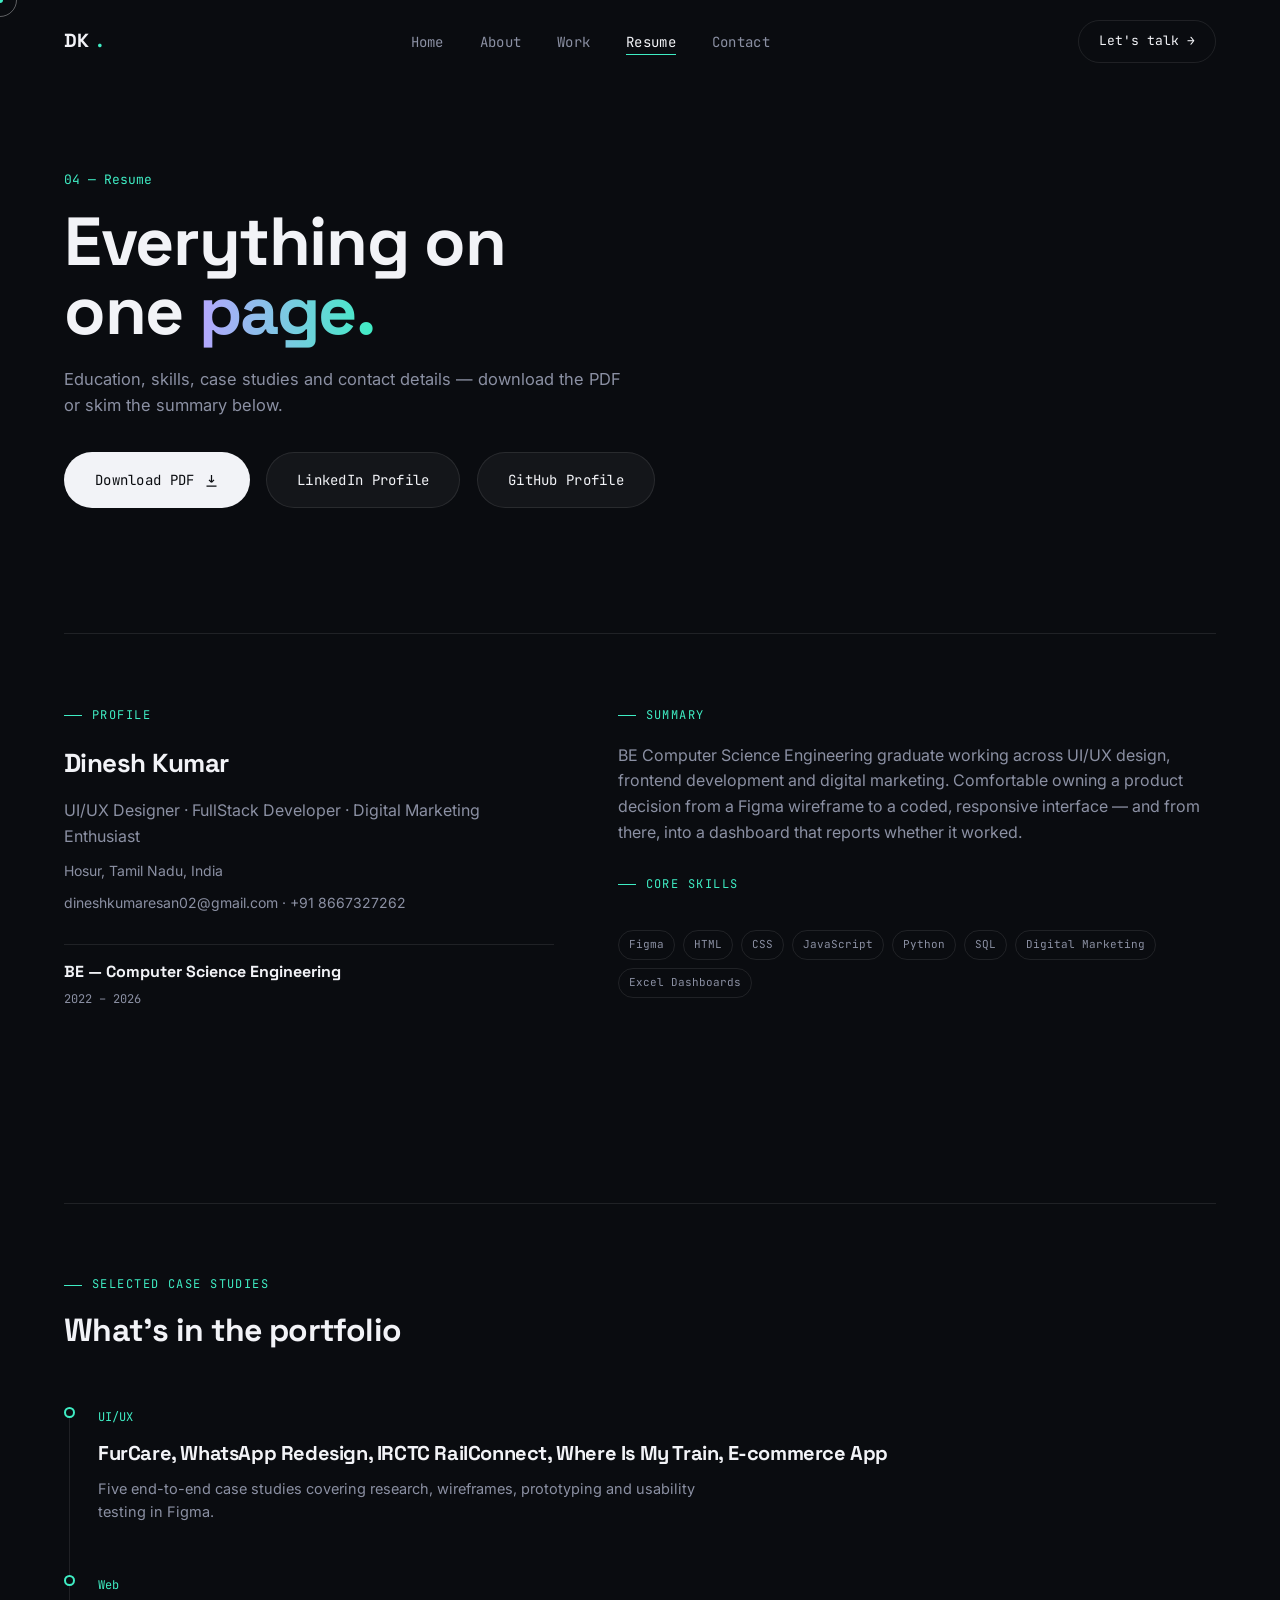
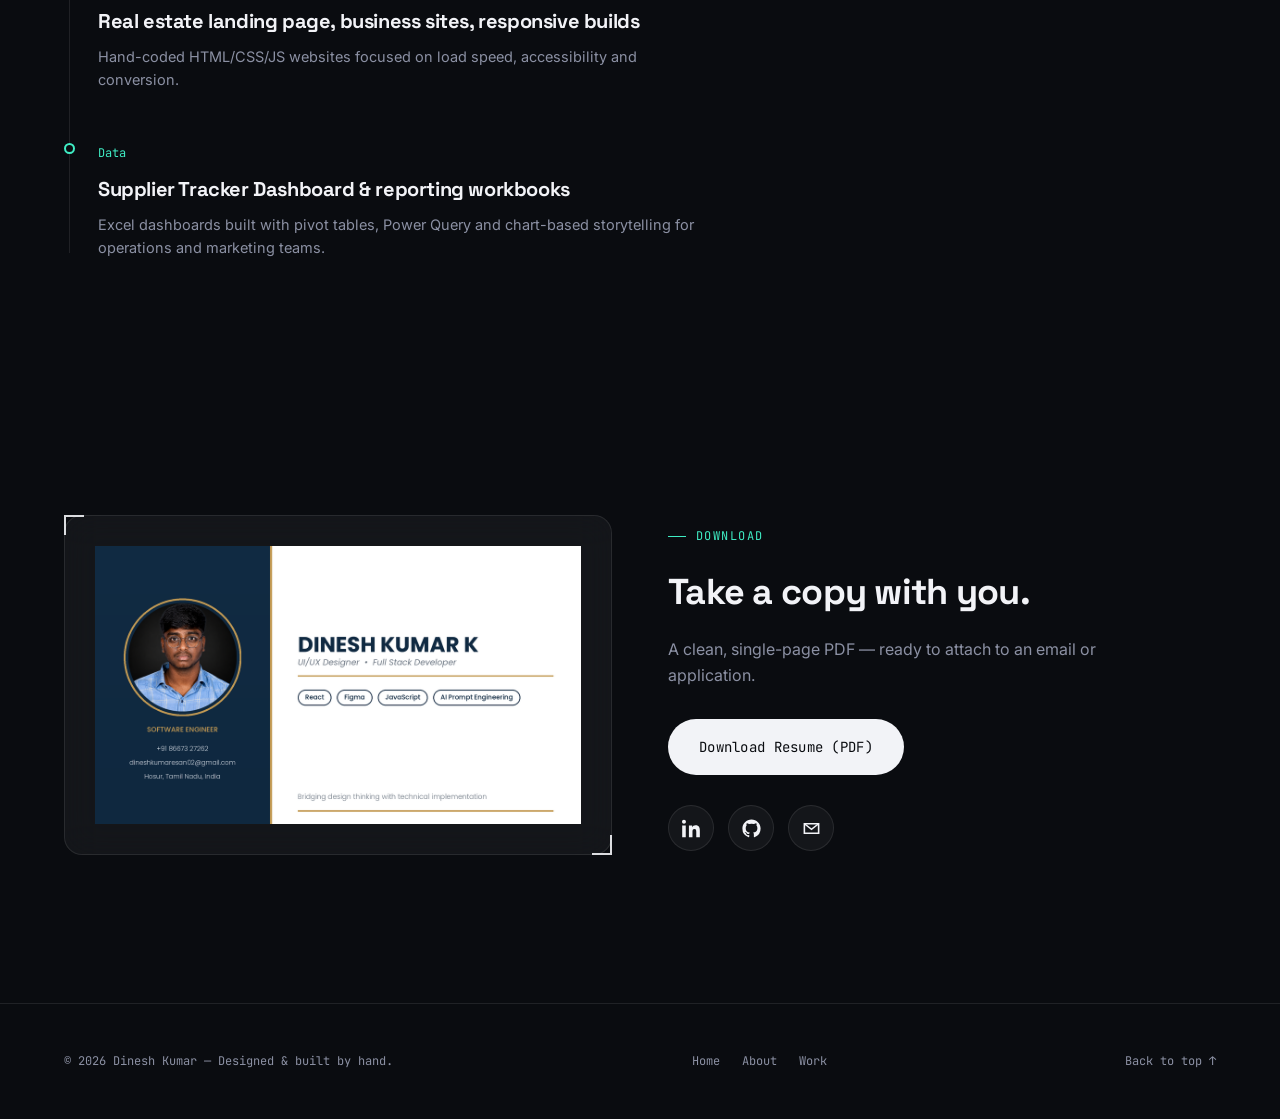
<file: resume.html>
<!doctype html>
<html lang="en">
  <head>
    <meta charset="UTF-8" />
    <meta name="viewport" content="width=device-width, initial-scale=1.0" />
    <title>Resume — Dinesh Kumar</title>
    <meta
      name="description"
      content="Resume of Dinesh Kumar — UI/UX Designer, Frontend Developer and Digital Marketing enthusiast."
    />
    <link rel="preconnect" href="https://fonts.googleapis.com" />
    <link rel="preconnect" href="https://fonts.gstatic.com" crossorigin />
    <link
      href="https://fonts.googleapis.com/css2?family=Space+Grotesk:wght@400;500;600;700&family=Inter:wght@400;500;600&family=JetBrains+Mono:wght@400;500&display=swap"
      rel="stylesheet"
    />
    <link rel="stylesheet" href="css/style.css" />
  </head>
  <body>
    <a href="#main" class="skip-link">Skip to content</a>

    <nav class="nav">
      <a href="index.html" class="nav-logo">DK<span>.</span></a>
      <ul class="nav-links">
        <li><a href="index.html">Home</a></li>
        <li><a href="about.html">About</a></li>
        <li><a href="projects.html">Work</a></li>
        <li><a href="resume.html">Resume</a></li>
        <li><a href="contact.html">Contact</a></li>
      </ul>
      <a href="contact.html" class="nav-cta magnetic">Let's talk →</a>
      <button class="nav-toggle" aria-label="Toggle menu">
        <span></span><span></span><span></span>
      </button>
    </nav>

    <main id="main">
      <header class="page-hero wrap">
        <span class="kicker mono">04 — Resume</span>
        <h1>Everything on<br />one <span class="grad-text">page.</span></h1>
        <p>
          Education, skills, case studies and contact details — download the PDF
          or skim the summary below.
        </p>
        <div class="hero-cta" style="margin-top: 34px">
          <a
            href="assets/DineshKumar resume.dk(1).pdf (1) (2).pdf"
            download
            class="btn btn-primary magnetic"
            >Download PDF
            <svg
              viewBox="0 0 24 24"
              fill="none"
              stroke="currentColor"
              stroke-width="2"
            >
              <path d="M12 3v12m0 0l-4-4m4 4l4-4M4 21h16" />
            </svg>
          </a>
          <a
            href="https://www.linkedin.com/in/dinesh-kumar-27-k/"
            target="_blank"
            rel="noopener"
            class="btn btn-outline magnetic"
            >LinkedIn Profile</a
          >
          <a
            href="https://github.com/Dk27dk"
            target="_blank"
            rel="noopener"
            class="btn btn-outline magnetic"
            >GitHub Profile</a
          >
        </div>
      </header>

      <!-- Summary -->
      <section style="padding-top: 0">
        <div class="wrap">
          <div class="divider"></div>
          <div class="about-grid">
            <div class="reveal">
              <span class="eyebrow">Profile</span>
              <h2 style="font-size: 26px">Dinesh Kumar</h2>
              <p style="color: var(--muted); margin-top: 14px">
                UI/UX Designer · FullStack Developer · Digital Marketing
                Enthusiast
              </p>
              <p style="color: var(--muted); margin-top: 10px; font-size: 14px">
                Hosur, Tamil Nadu, India
              </p>
              <p style="color: var(--muted); margin-top: 10px; font-size: 14px">
                dineshkumaresan02@gmail.com · +91 8667327262
              </p>

              <div class="fact" style="margin-top: 30px">
                <b class="mono" style="font-size: 16px"
                  >BE — Computer Science Engineering</b
                >
                <span>2022 – 2026</span>
              </div>
            </div>

            <div class="reveal">
              <span class="eyebrow">Summary</span>
              <p style="color: var(--muted)">
                BE Computer Science Engineering graduate working across UI/UX
                design, frontend development and digital marketing. Comfortable
                owning a product decision from a Figma wireframe to a coded,
                responsive interface — and from there, into a dashboard that
                reports whether it worked.
              </p>

              <span class="eyebrow" style="margin-top: 30px">Core skills</span>
              <div class="card-meta">
                <span class="tag-pill">Figma</span
                ><span class="tag-pill">HTML</span
                ><span class="tag-pill">CSS</span>
                <span class="tag-pill">JavaScript</span
                ><span class="tag-pill">Python</span
                ><span class="tag-pill">SQL</span>
                <span class="tag-pill">Digital Marketing</span
                ><span class="tag-pill">Excel Dashboards</span>
              </div>
            </div>
          </div>
        </div>
      </section>

      <!-- Experience style summary -->
      <section style="padding-top: 0">
        <div class="wrap">
          <div class="divider"></div>
          <div class="section-head reveal">
            <span class="eyebrow">Selected Case Studies</span>
            <h2 style="font-size: clamp(24px, 3vw, 32px)">
              What's in the portfolio
            </h2>
          </div>
          <div class="timeline">
            <div class="tl-item reveal">
              <span class="tl-date mono">UI/UX</span>
              <h3>
                FurCare, WhatsApp Redesign, IRCTC RailConnect, Where Is My
                Train, E-commerce App
              </h3>
              <p>
                Five end-to-end case studies covering research, wireframes,
                prototyping and usability testing in Figma.
              </p>
            </div>
            <div class="tl-item reveal">
              <span class="tl-date mono">Web</span>
              <h3>
                Real estate landing page, business sites, responsive builds
              </h3>
              <p>
                Hand-coded HTML/CSS/JS websites focused on load speed,
                accessibility and conversion.
              </p>
            </div>
            <div class="tl-item reveal">
              <span class="tl-date mono">Data</span>
              <h3>Supplier Tracker Dashboard &amp; reporting workbooks</h3>
              <p>
                Excel dashboards built with pivot tables, Power Query and
                chart-based storytelling for operations and marketing teams.
              </p>
            </div>
          </div>
        </div>
      </section>

      <!-- Full preview + download -->
      <section>
        <div class="wrap resume-wrap">
          <div class="resume-preview glass artboard reveal">
            <div class="ab-corner tl"></div>
            <div class="ab-corner br"></div>
            <img
              src="assets/images/DineshKumar_visiting_card.png"
              alt="Resume preview"
              class="preview-img"
            />
          </div>
          <div class="reveal">
            <span class="eyebrow">Download</span>
            <h2 style="font-size: clamp(26px, 3.5vw, 36px)">
              Take a copy with you.
            </h2>
            <p style="color: var(--muted); margin-top: 16px; max-width: 440px">
              A clean, single-page PDF — ready to attach to an email or
              application.
            </p>
            <div class="resume-links">
              <a
                href="assets/DineshKumar resume.dk(1).pdf (1) (2).pdf"
                download
                class="btn btn-primary magnetic"
                >Download Resume (PDF)</a
              >
            </div>
            <div class="resume-links">
              <a
                href="https://www.linkedin.com/in/dinesh-kumar-27-k/"
                target="_blank"
                rel="noopener"
                class="icon-btn"
                aria-label="LinkedIn"
              >
                <svg viewBox="0 0 24 24" fill="currentColor">
                  <path
                    d="M4.98 3.5C4.98 4.88 3.87 6 2.5 6S0 4.88 0 3.5 1.12 1 2.5 1s2.48 1.12 2.48 2.5zM.24 8.25h4.5V23h-4.5V8.25zM8.5 8.25h4.31v2.02h.06c.6-1.14 2.07-2.34 4.26-2.34 4.56 0 5.4 3 5.4 6.9V23h-4.5v-6.72c0-1.6-.03-3.66-2.23-3.66-2.23 0-2.57 1.74-2.57 3.55V23h-4.5V8.25z"
                  />
                </svg>
              </a>
              <a
                href="https://github.com/Dk27dk"
                target="_blank"
                rel="noopener"
                class="icon-btn"
                aria-label="GitHub"
              >
                <svg viewBox="0 0 24 24" fill="currentColor">
                  <path
                    d="M12 .5C5.65.5.5 5.66.5 12a11.5 11.5 0 0 0 7.86 10.93c.57.1.78-.25.78-.55v-2.15c-3.2.7-3.87-1.36-3.87-1.36-.53-1.33-1.29-1.69-1.29-1.69-1.05-.72.08-.7.08-.7 1.16.08 1.77 1.19 1.77 1.19 1.03 1.77 2.71 1.26 3.37.96.1-.75.4-1.26.73-1.55-2.55-.29-5.24-1.28-5.24-5.68 0-1.26.45-2.28 1.19-3.09-.12-.29-.52-1.46.11-3.05 0 0 .97-.31 3.18 1.18a11 11 0 0 1 5.8 0c2.2-1.49 3.17-1.18 3.17-1.18.63 1.59.24 2.76.12 3.05.74.81 1.18 1.83 1.18 3.09 0 4.41-2.69 5.38-5.25 5.67.41.36.78 1.07.78 2.16v3.2c0 .3.2.66.79.55A11.5 11.5 0 0 0 23.5 12C23.5 5.66 18.35.5 12 .5z"
                  />
                </svg>
              </a>
              <a
                href="mailto:dineshkumaresan02@gmail.com"
                class="icon-btn"
                aria-label="Email"
              >
                <svg
                  viewBox="0 0 24 24"
                  fill="none"
                  stroke="currentColor"
                  stroke-width="2"
                >
                  <path d="M3 6h18v12H3z" />
                  <path d="M3 6l9 7 9-7" />
                </svg>
              </a>
            </div>
          </div>
        </div>
      </section>
    </main>

    <footer>
      <div class="wrap footer-row">
        <span class="fmono"
          >© <span class="js-year">2026</span> Dinesh Kumar — Designed &amp;
          built by hand.</span
        >
        <div class="footer-links">
          <a
            href="index.html"
            class="fmono"
            style="font-size: 12px; color: var(--muted)"
            >Home</a
          >
          <a
            href="about.html"
            class="fmono"
            style="font-size: 12px; color: var(--muted)"
            >About</a
          >
          <a
            href="projects.html"
            class="fmono"
            style="font-size: 12px; color: var(--muted)"
            >Work</a
          >
        </div>
        <a href="#" class="back-top">Back to top ↑</a>
      </div>
    </footer>

    <script src="js/script.js"></script>
  </body>
</html>
</file>
<file: css/style.css>
/* ============================================================
   DINESH KUMAR — PORTFOLIO
   Design concept: "The Canvas" — the site behaves like a live
   design-tool artboard. Corner brackets, ruler ticks, a coordinate
   cursor and layer-style labels borrow the vocabulary of Figma,
   grounding the visual language in the subject's own craft.
   ============================================================ */

/* ---------- 1. Design tokens ---------- */
:root{
  /* color */
  --ink:        #0a0c10;
  --ink-2:      #0d0f15;
  --surface:    #14161f;
  --surface-2:  #1a1d29;
  --glass:      rgba(255,255,255,0.045);
  --glass-brd:  rgba(255,255,255,0.09);
  --line:       rgba(255,255,255,0.09);
  --text:       #f2f3f7;
  --muted:      #8b90a3;
  --muted-2:    #5c6175;
  --violet:     #7b5cff;
  --violet-2:   #b6a6ff;
  --mint:       #3fedc4;
  --coral:      #ff6b4a;

  /* type */
  --f-display: "Space Grotesk", "Segoe UI", sans-serif;
  --f-body:    "Inter", "Segoe UI", sans-serif;
  --f-mono:    "JetBrains Mono", "Courier New", monospace;

  /* layout */
  --gutter: clamp(20px, 5vw, 64px);
  --maxw: 1360px;
  --radius: 18px;
  --radius-sm: 10px;
  --dur: 0.6s;
  --ease: cubic-bezier(.16,.84,.32,1);
}

/* ---------- 2. Reset ---------- */
*,*::before,*::after{ box-sizing:border-box; margin:0; padding:0; }
html{ scroll-behavior:smooth; }
html,body{ height:100%; }
body{
  background:var(--ink);
  color:var(--text);
  font-family:var(--f-body);
  font-size:16px;
  line-height:1.6;
  overflow-x:hidden;
  -webkit-font-smoothing:antialiased;
}
img{ max-width:100%; display:block; }
a{ color:inherit; text-decoration:none; }
ul{ list-style:none; }
button{ font-family:inherit; cursor:pointer; }
input,textarea,select{ font-family:inherit; color:inherit; }
::selection{ background:var(--violet); color:#fff; }

h1,h2,h3,h4{ font-family:var(--f-display); font-weight:700; letter-spacing:-0.02em; }

.mono{ font-family:var(--f-mono); }

/* Respect reduced motion */
@media (prefers-reduced-motion: reduce){
  *{ animation-duration:0.001ms !important; animation-iteration-count:1 !important; transition-duration:0.001ms !important; scroll-behavior:auto !important; }
}

/* ---------- 3. Custom cursor (signature element) ---------- */
.cursor-dot, .cursor-ring, .cursor-label{
  position:fixed; top:0; left:0; pointer-events:none; z-index:9999;
  transform:translate(-50%,-50%);
}
.cursor-dot{
  width:6px; height:6px; border-radius:50%; background:var(--mint);
  transition:transform .12s var(--ease), opacity .2s;
}
.cursor-ring{
  width:34px; height:34px; border-radius:50%;
  border:1px solid rgba(255,255,255,0.35);
  transition:width .25s var(--ease), height .25s var(--ease), border-color .25s, background .25s, transform .08s linear;
}
.cursor-label{
  font-family:var(--f-mono); font-size:10px; color:var(--mint);
  white-space:nowrap; transform:translate(14px, 14px); opacity:0; transition:opacity .2s;
  letter-spacing:.04em;
}
body.cursor-active .cursor-label{ opacity:1; }
.cursor-ring.tool-view{ width:64px; height:64px; border-color:var(--mint); background:rgba(63,237,196,0.08); }
.cursor-ring.tool-drag{ width:50px; height:50px; border-color:var(--violet); background:rgba(123,92,255,0.12); }
.cursor-ring.tool-text{ width:4px; height:26px; border-radius:2px; border-color:var(--violet-2); }
@media (hover:none), (pointer:coarse){
  .cursor-dot,.cursor-ring,.cursor-label{ display:none; }
}

/* ---------- 5. Layout helpers ---------- */
.wrap{ max-width:var(--maxw); margin-inline:auto; padding-inline:var(--gutter); }
section{ position:relative; padding-block:clamp(70px,10vw,140px); }
.eyebrow{
  display:inline-flex; align-items:center; gap:10px;
  font-family:var(--f-mono); font-size:12px; letter-spacing:.12em; text-transform:uppercase;
  color:var(--mint); margin-bottom:18px;
}
.eyebrow::before{ content:""; width:18px; height:1px; background:var(--mint); }
.section-head{ max-width:640px; margin-bottom:56px; }
.section-head h2{ font-size:clamp(30px,4vw,48px); line-height:1.08; }
.section-head p{ color:var(--muted); margin-top:16px; font-size:16px; max-width:560px; }

/* Reveal-on-scroll */
.reveal{ opacity:0; transform:translateY(28px); transition:opacity .8s var(--ease), transform .8s var(--ease); }
.reveal.in{ opacity:1; transform:translateY(0); }
.reveal-stagger > *{ transition-delay:calc(var(--i,0) * 70ms); }

/* Artboard corner brackets — signature framing device */
.artboard{ position:relative; }
.artboard::before,.artboard::after,
.artboard .ab-tl,.artboard .ab-br{ content:""; }
.ab-corner{
  position:absolute; width:20px; height:20px; pointer-events:none; z-index:2;
  border-color:var(--mint); opacity:.9;
}
.ab-corner.tl{ top:-1px; left:-1px; border-top:2px solid; border-left:2px solid; }
.ab-corner.tr{ top:-1px; right:-1px; border-top:2px solid; border-right:2px solid; }
.ab-corner.bl{ bottom:-1px; left:-1px; border-bottom:2px solid; border-left:2px solid; }
.ab-corner.br{ bottom:-1px; right:-1px; border-bottom:2px solid; border-right:2px solid; }

/* Glass surface */
.glass{
  background:var(--glass);
  border:1px solid var(--glass-brd);
  backdrop-filter:blur(18px);
  -webkit-backdrop-filter:blur(18px);
  border-radius:var(--radius);
}

/* ---------- 6. Nav ---------- */
.nav{
  position:fixed; top:0; left:0; right:0; z-index:900;
  display:flex; align-items:center; justify-content:space-between;
  padding:20px var(--gutter);
  transition:background .4s var(--ease), border-color .4s, padding .4s;
  border-bottom:1px solid transparent;
}
.nav.scrolled{
  background:rgba(10,12,16,0.72); backdrop-filter:blur(14px);
  border-bottom:1px solid var(--line); padding-block:14px;
}
.nav-logo{ font-family:var(--f-display); font-weight:700; font-size:19px; letter-spacing:-0.01em; display:flex; align-items:center; gap:8px;}
.nav-logo span{ color:var(--mint); }
.nav-links{ display:flex; gap:36px; align-items:center; }
.nav-links a{
  position:relative; font-size:14px; color:var(--muted); font-family:var(--f-mono); letter-spacing:.02em;
  transition:color .3s;
  padding-bottom:4px;
}
.nav-links a:hover, .nav-links a.active{ color:var(--text); }
.nav-links a.active::after{ content:""; position:absolute; left:0; bottom:0; width:100%; height:1px; background:var(--mint); }
.nav-cta{
  border:1px solid var(--glass-brd); padding:10px 20px; border-radius:100px; font-size:13px;
  font-family:var(--f-mono); color:var(--text); transition:.35s var(--ease); white-space:nowrap;
}
.nav-cta:hover{ background:var(--mint); color:var(--ink); border-color:var(--mint); }
.nav-toggle{ display:none; flex-direction:column; gap:5px; width:26px; z-index:950; }
.nav-toggle span{ height:2px; width:100%; background:var(--text); transition:.3s; }

@media (max-width:900px){
  .nav-links{
    position:fixed; inset:0 0 0 30%; background:var(--ink-2); border-left:1px solid var(--line);
    flex-direction:column; justify-content:center; align-items:flex-start; padding:40px;
    transform:translateX(100%); transition:transform .5s var(--ease); gap:26px;
  }
  .nav-links.open{ transform:translateX(0); }
  .nav-links a{ font-size:20px; }
  .nav-toggle{ display:flex; }
  .nav-cta{ display:none; }
}
.nav-toggle.active span:nth-child(1){ transform:translateY(7px) rotate(45deg); }
.nav-toggle.active span:nth-child(2){ opacity:0; }
.nav-toggle.active span:nth-child(3){ transform:translateY(-7px) rotate(-45deg); }

/* ---------- 7. Hero ---------- */
.hero{
  min-height:100svh; display:flex; flex-direction:column; justify-content:center;
  padding-top:120px; padding-bottom:60px; overflow:hidden;
}
.hero-bg{ position:absolute; inset:0; z-index:0; overflow:hidden; }
.hero-bg canvas{ position:absolute; inset:0; width:100%; height:100%; }
.hero-grid{
  position:absolute; inset:0;
  background-image:
    linear-gradient(rgba(255,255,255,.05) 1px, transparent 1px),
    linear-gradient(90deg, rgba(255,255,255,.05) 1px, transparent 1px);
  background-size:64px 64px;
  mask-image:radial-gradient(ellipse 80% 60% at 50% 40%, black 10%, transparent 75%);
  opacity:.5;
}
.hero-glow{
  position:absolute; width:60vw; height:60vw; max-width:800px; max-height:800px;
  background:radial-gradient(circle, rgba(123,92,255,.35), transparent 65%);
  top:-15%; right:-10%; filter:blur(10px); border-radius:50%;
}
.hero-inner{ position:relative; z-index:2; }
.hero-tag{
  display:inline-flex; align-items:center; gap:10px; font-family:var(--f-mono); font-size:13px;
  color:var(--muted); border:1px solid var(--glass-brd); padding:8px 16px; border-radius:100px;
  margin-bottom:34px; background:var(--glass);
}
.hero-tag i{ width:7px; height:7px; border-radius:50%; background:var(--mint); box-shadow:0 0 8px var(--mint); }
.hero h1{
  font-size:clamp(40px, 8vw, 104px); line-height:0.98; letter-spacing:-0.03em;
}
.hero h1 .line{ display:block; overflow:hidden; }
.hero h1 .line span{ display:inline-block; transform:translateY(110%); animation:lineUp .9s var(--ease) forwards; }
.hero h1 .line:nth-child(1) span{ animation-delay:.15s; }
.hero h1 .line:nth-child(2) span{ animation-delay:.3s; color:transparent; -webkit-text-stroke:1.5px var(--text); }
@keyframes lineUp{ to{ transform:translateY(0); } }
.hero-role{
  margin-top:26px; font-family:var(--f-mono); font-size:clamp(14px,1.6vw,18px); color:var(--mint);
  display:flex; gap:10px; flex-wrap:wrap; max-width:640px;
}
.hero-role .sep{ color:var(--muted-2); }
.hero-desc{ margin-top:26px; max-width:520px; color:var(--muted); font-size:17px; }
.hero-cta{ display:flex; gap:16px; flex-wrap:wrap; margin-top:44px; }

.btn{
  position:relative; display:inline-flex; align-items:center; gap:10px;
  padding:16px 30px; border-radius:100px; font-size:14px; font-family:var(--f-mono);
  letter-spacing:.02em; transition:transform .3s var(--ease), background .3s, color .3s, border-color .3s;
  border:1px solid transparent; overflow:hidden;
}
.btn-primary{ background:var(--text); color:var(--ink); }
.btn-primary:hover{ background:var(--mint); }
.btn-outline{ border-color:var(--glass-brd); color:var(--text); background:var(--glass); }
.btn-outline:hover{ border-color:var(--mint); color:var(--mint); }
.btn-ghost{ color:var(--muted); }
.btn-ghost:hover{ color:var(--text); }
.btn svg{ width:15px; height:15px; }

.hero-meta{
  position:absolute; right:var(--gutter); bottom:48px; z-index:2;
  display:flex; flex-direction:column; align-items:flex-end; gap:10px;
  font-family:var(--f-mono); font-size:11px; color:var(--muted-2);
}
.hero-scroll{
  display:flex; align-items:center; gap:10px; font-family:var(--f-mono); font-size:11px; color:var(--muted);
  position:absolute; left:var(--gutter); bottom:48px; z-index:2;
}
.hero-scroll .track{ width:1px; height:44px; background:var(--line); position:relative; overflow:hidden; }
.hero-scroll .track::after{
  content:""; position:absolute; top:-100%; left:0; width:100%; height:100%; background:var(--mint);
  animation:scrollTrack 2s ease-in-out infinite;
}
@keyframes scrollTrack{ 0%{top:-100%;} 60%{top:100%;} 100%{top:100%;} }

@media (max-width:700px){
  .hero-meta{ display:none; }
}

/* ---------- 8. About ---------- */
.about-grid{ display:grid; grid-template-columns:0.9fr 1.1fr; gap:64px; align-items:start; }
.about-portrait{
  aspect-ratio:4/5; border-radius:var(--radius); position:relative; overflow:hidden;
  background:linear-gradient(150deg,#171a24,#0d0f15 60%);
}
.about-portrait .frame-svg{ position:absolute; inset:0; width:100%; height:100%; }
.about-portrait .tag{
  position:absolute; left:16px; bottom:16px; font-family:var(--f-mono); font-size:11px; color:var(--mint);
  background:rgba(10,12,16,.55); border:1px solid var(--glass-brd); padding:6px 12px; border-radius:100px;
}
.about-copy p{ color:var(--muted); font-size:16.5px; margin-bottom:18px; max-width:620px; }
.about-copy strong{ color:var(--text); font-weight:600; }
.about-facts{ display:grid; grid-template-columns:repeat(2,1fr); gap:20px; margin-top:36px; }
.fact{ border-top:1px solid var(--line); padding-top:14px; }
.fact b{ display:block; font-family:var(--f-display); font-size:26px; }
.fact span{ font-family:var(--f-mono); font-size:12px; color:var(--muted); }

@media (max-width:860px){ .about-grid{ grid-template-columns:1fr; } }

/* ---------- 9. Skills ---------- */
.skills-grid{ display:grid; grid-template-columns:repeat(3,1fr); gap:18px; }
.skill-card{
  padding:26px; border-radius:var(--radius-sm); position:relative;
  transition:transform .4s var(--ease), border-color .4s;
}
.skill-card:hover{ transform:translateY(-6px); border-color:var(--glass-brd); }
.skill-top{ display:flex; justify-content:space-between; align-items:center; margin-bottom:18px; }
.skill-top .name{ font-family:var(--f-display); font-size:17px; }
.skill-top .pct{ font-family:var(--f-mono); font-size:13px; color:var(--mint); }
.skill-bar{ height:4px; background:var(--line); border-radius:4px; overflow:hidden; }
.skill-bar > i{
  display:block; height:100%; width:0; border-radius:4px;
  background:linear-gradient(90deg,var(--violet),var(--mint));
  transition:width 1.4s var(--ease);
}
.skill-tag{ margin-top:14px; font-family:var(--f-mono); font-size:11px; color:var(--muted); }
@media (max-width:860px){ .skills-grid{ grid-template-columns:repeat(2,1fr); } }
@media (max-width:560px){ .skills-grid{ grid-template-columns:1fr; } }

/* ---------- 10. Filter tabs (work) ---------- */
.filters{ display:flex; gap:10px; flex-wrap:wrap; margin-bottom:44px; }
.filter-btn{
  padding:10px 20px; border-radius:100px; border:1px solid var(--glass-brd); background:transparent;
  color:var(--muted); font-family:var(--f-mono); font-size:13px; transition:.3s var(--ease);
}
.filter-btn:hover{ color:var(--text); }
.filter-btn.active{ background:var(--text); color:var(--ink); border-color:var(--text); }

/* ---------- 11. Project cards ---------- */
.work-grid{ display:grid; grid-template-columns:repeat(2,1fr); gap:26px; }
.project-card{
  border-radius:var(--radius); overflow:hidden; position:relative;
  transition:transform .3s var(--ease);
  transform-style:preserve-3d;
}
/* Ensures the container holds the image nicely */
.card-media {
  width: 100%;
  overflow: hidden;
  display: flex;
  align-items: center;
  justify-content: center;
  aspect-ratio: 400 / 250; /* Keeps the original SVG dimensions ratio */
}

/* Forces your project poster to fit flawlessly */
.project-poster-img {
  width: 100%;
  height: 100%;
  object-fit: cover;       /* Scales the image nicely without stretching it */
  object-position: top center; /* Focuses on the top/center of your poster */
  display: block;
}
.ecom-img {
  width: 100%;
  height: 100%;
  object-fit: contain;
  display: block;
}
.mytrain {
  width: 100%;
  height: 100%;
  object-fit: contain;
  display: block;
}

.card-layerbar{
  display:flex; align-items:center; justify-content:space-between;
  padding:12px 16px; border-bottom:1px solid var(--line);
  font-family:var(--f-mono); font-size:11px; color:var(--muted-2);
}
.art-box {
  position: relative;
  width: 100%;
  aspect-ratio: 3 / 4;
  overflow: hidden;
  display: flex;
  align-items: center;
  justify-content: center;
  /* Matches the dark brown background of the Lay's package */
  background-color: #52240a !important; 
}


.rotate-fill {
  position: absolute;
  transform: rotate(-90deg);
  
  /* Fits the ENTIRE image height inside the box without cutting anything off */
  width: 100% !important;
  height: 100% !important;
  object-fit: contain !important; 
}
/* 1. Allow the container to grow to the image's height */
.card-media {
  width: 100%;
  overflow: hidden;
  display: block; /* Changes from flex to block layout */
  
  /* --- THE KEY FIXES --- */
  aspect-ratio: auto; /* Removes the hardcoded width/height restriction */
  height: auto;       /* Lets the image determine the height */
  background: none !important;
}

/* 2. Force the image to span fully across the card width */
.project-poster-img {
  width: 100%;
  height: auto;        /* Scales proportionally with the width */
  object-fit: normal;  /* Removes object-fit handling since container is auto */
  display: block;
}
.after-image {
  width: 100%;
  height: 100%;
  object-fit: fill;
  display: block;
}
/* ==========================================================================
   Project Cards - Poster Image Adjustments
   ========================================================================== */

/* 1. Modify the media container to fit real images instead of vectors */
.card-media {
  width: 100%;
  overflow: hidden;
  display: block;            /* Switches from flex to standard block flow */
  
  /* --- CRITICAL FIXES FOR FULL LENGTH POSTERS --- */
  aspect-ratio: auto;        /* Removes the fixed 400x250 ratio constraint */
  height: auto;              /* Allows container to naturally stretch down */
  background: none !important; /* Removes default background gradient styles */
}

/* 2. Format the custom poster images to fill the card perfectly */
.project-poster-img {
  width: 100%;
  height: auto;              /* Keeps image proportional to container width */
  object-fit: normal;        /* Disables vector containment cropping behavior */
  display: block;            /* Eliminates inline descender whitespace gaps */
}
.card-layerbar .dots{ display:flex; gap:6px; }
.card-layerbar .dots i{ width:7px; height:7px; border-radius:50%; background:var(--muted-2); }
.card-media{
  aspect-ratio:16/10; position:relative; overflow:hidden;
  background:linear-gradient(135deg,var(--c1,#241d3d),var(--c2,#0d0f15));
}
.card-media .art{ position:absolute; inset:0; width:100%; height:100%; }
.card-body{ padding:26px; }
.card-cat{ font-family:var(--f-mono); font-size:11px; color:var(--mint); text-transform:uppercase; letter-spacing:.08em; }
.card-body h3{ font-size:22px; margin-top:10px; }
.card-body .desc{ color:var(--muted); font-size:14.5px; margin-top:10px; }
.card-meta{ display:flex; flex-wrap:wrap; gap:8px; margin-top:18px; }
.tag-pill{ font-family:var(--f-mono); font-size:11px; padding:5px 10px; border-radius:100px; border:1px solid var(--glass-brd); color:var(--muted); }
.card-link{
  margin-top:22px; display:inline-flex; align-items:center; gap:8px; font-family:var(--f-mono); font-size:13px; color:var(--text);
  border-bottom:1px solid var(--glass-brd); padding-bottom:4px; transition:.3s;
}
.project-card:hover .card-link{ color:var(--mint); border-color:var(--mint); }
.project-card:hover .card-link svg{ transform:translateX(4px); }
.card-link svg{ width:14px; height:14px; transition:transform .3s var(--ease); }

@media (max-width:860px){ .work-grid{ grid-template-columns:1fr; } }

/* case-study detail block (used inside project cards expanded state / projects page) */
.case-detail{ display:grid; grid-template-columns:repeat(2,1fr); gap:16px; margin-top:20px; }
.case-block{ border-top:1px solid var(--line); padding-top:12px; }
.case-block b{ display:block; font-family:var(--f-mono); font-size:11px; color:var(--mint); text-transform:uppercase; letter-spacing:.06em; margin-bottom:8px; }
.case-block p{ color:var(--muted); font-size:14px; }
@media (max-width:560px){ .case-detail{ grid-template-columns:1fr; } }

/* ---------- 12. Before/After slider ---------- */
.ba-slider{
  position:relative; aspect-ratio:16/9; border-radius:var(--radius); overflow:hidden; cursor:ew-resize;
  user-select:none; touch-action:pan-y;
}
.ba-slider .ba-after, .ba-slider .ba-before{ position:absolute; inset:0; width:100%; height:100%; }
.ba-slider .ba-before{ clip-path:inset(0 50% 0 0); }
.ba-slider .ba-handle{
  position:absolute; top:0; bottom:0; left:50%; width:2px; background:var(--mint);
  transform:translateX(-50%);
}
.ba-slider .ba-handle::after{
  content:"⇔"; position:absolute; top:50%; left:50%; transform:translate(-50%,-50%);
  width:38px; height:38px; border-radius:50%; background:var(--mint); color:var(--ink);
  display:flex; align-items:center; justify-content:center; font-size:16px;
}
.ba-label{ position:absolute; top:14px; font-family:var(--f-mono); font-size:11px; background:rgba(10,12,16,.6); padding:5px 10px; border-radius:100px; }
.ba-label.before{ left:14px; }
.project-image {
  width: 100%;
  height: 100%;
  object-fit: fill;
  display: block;
}
.ba-label.after{ right:14px; }
.after-image {
  width: 100%;
  height: 100%;
  object-fit: fill;
  display: block;
}

/* ---------- 13. Packaging gallery ---------- */
.pack-scroll{ display:flex; gap:10px; overflow-x:auto; padding-bottom:20px; scroll-snap-type:x mandatory; }
.pack-scroll::-webkit-scrollbar{ height:10px; }
.pack-scroll::-webkit-scrollbar-thumb{ background:var(--glass-brd); border-radius:10px; }
.pack-item{
  flex:0 0 auto; width:min(400px,80vw); scroll-snap-align:start; border-radius:var(--radius-sm); overflow:hidden;
}
.pack-item .art-box{ aspect-ratio:4/5; position:relative; }
.pack-item .cap{ padding:14px 4px; font-family:var(--f-mono); font-size:12px; color:var(--muted); }
.pack-item .cap b{ display:block; color:var(--text); font-family:var(--f-body); font-size:14px; margin-bottom:4px; }

/* ---------- 14. Excel dashboards ---------- */
.dash-grid{ display:grid; grid-template-columns:repeat(2,1fr); gap:26px; }
.dash-card{ padding:0; overflow:hidden; }
.dash-preview{ padding:22px; }
.dash-bars{ display:flex; align-items:flex-end; gap:8px; height:110px; }
.dash-bars i{ flex:1; background:linear-gradient(180deg,var(--violet),var(--mint)); border-radius:4px 4px 0 0; }
.dash-legend{ display:flex; gap:16px; margin-top:16px; font-family:var(--f-mono); font-size:11px; color:var(--muted); flex-wrap:wrap;}
.dash-legend i{ width:8px; height:8px; border-radius:2px; display:inline-block; margin-right:6px; }
@media (max-width:860px){ .dash-grid{ grid-template-columns:1fr; } }

/* ---------- 15. Timeline ---------- */
.timeline{ position:relative; padding-left:34px; }
.timeline::before{ content:""; position:absolute; left:5px; top:6px; bottom:6px; width:1px; background:var(--line); }
.tl-item{ position:relative; padding-bottom:48px; }
.tl-item:last-child{ padding-bottom:0; }
.tl-item::before{
  content:""; position:absolute; left:-34px; top:4px; width:11px; height:11px; border-radius:50%;
  background:var(--ink); border:2px solid var(--mint);
}
.tl-item .tl-date{ font-family:var(--f-mono); font-size:12px; color:var(--mint); }
.tl-item h3{ font-size:20px; margin-top:8px; }
.tl-item p{ color:var(--muted); font-size:14.5px; margin-top:8px; max-width:600px; }

/* ---------- 16. Counters ---------- */
.stat-row{ display:grid; grid-template-columns:repeat(4,1fr); gap:20px; }
.stat{ text-align:left; border-top:1px solid var(--line); padding-top:16px; }
.stat b{ font-family:var(--f-display); font-size:clamp(30px,4vw,44px); display:block; }
.stat span{ font-family:var(--f-mono); font-size:12px; color:var(--muted); }
@media (max-width:760px){ .stat-row{ grid-template-columns:repeat(2,1fr); } }

/* ---------- 17. Resume ---------- */
.resume-wrap{ display:grid; grid-template-columns:1fr 1fr; gap:56px; align-items:center; }
.resume-preview{ padding:30px; border-radius:var(--radius); position:relative; }
.resume-preview .doc-line{ height:8px; background:var(--line); border-radius:4px; margin-bottom:12px; }
.resume-preview .doc-line.w60{ width:60%; }
.resume-preview .doc-line.w80{ width:80%; }
.resume-preview .doc-line.w40{ width:40%; }
.resume-links{ display:flex; gap:14px; flex-wrap:wrap; margin-top:30px; }
.icon-btn{
  width:46px; height:46px; border-radius:50%; display:flex; align-items:center; justify-content:center;
  border:1px solid var(--glass-brd); background:var(--glass); transition:.3s var(--ease);
}
.icon-btn:hover{ border-color:var(--mint); color:var(--mint); transform:translateY(-4px); }
.icon-btn svg{ width:19px; height:19px; }
@media (max-width:860px){ .resume-wrap{ grid-template-columns:1fr; } }

/* ---------- 18. Contact ---------- */
.contact-grid{ display:grid; grid-template-columns:1fr 1fr; gap:56px; }
.field{ margin-bottom:22px; position:relative; }
.field label{ font-family:var(--f-mono); font-size:12px; color:var(--muted); display:block; margin-bottom:8px; }
.field input, .field textarea{
  width:100%; background:transparent; border:none; border-bottom:1px solid var(--line);
  padding:12px 0; font-size:15px; color:var(--text); transition:border-color .3s;
}
.field input:focus, .field textarea:focus{ outline:none; border-color:var(--mint); }
.field textarea{ resize:vertical; min-height:100px; }
.form-msg{ font-family:var(--f-mono); font-size:13px; margin-top:14px; color:var(--mint); min-height:18px; }
.contact-list{ margin-top:30px; }
.contact-list li{ border-top:1px solid var(--line); padding:18px 0; display:flex; justify-content:space-between; align-items:center; }
.contact-list li b{ font-family:var(--f-display); font-size:16px; font-weight:500; }
.contact-list li span{ font-family:var(--f-mono); font-size:12px; color:var(--muted); }
@media (max-width:860px){ .contact-grid{ grid-template-columns:1fr; } }

/* ---------- 19. Footer ---------- */
footer{
  border-top:1px solid var(--line); padding-block:48px; margin-top:20px;
}
.footer-row{ display:flex; justify-content:space-between; align-items:center; flex-wrap:wrap; gap:20px; }
.footer-row .fmono{ font-family:var(--f-mono); font-size:12px; color:var(--muted); }
.footer-links{ display:flex; gap:22px; }
.back-top{ font-family:var(--f-mono); font-size:12px; color:var(--muted); display:flex; align-items:center; gap:8px; }

/* ---------- 20. Marquee ---------- */
.marquee{ overflow:hidden; border-top:1px solid var(--line); border-bottom:1px solid var(--line); padding-block:22px; }
.marquee-track{ display:flex; gap:50px; width:max-content; animation:marquee 26s linear infinite; }
.marquee-track span{ font-family:var(--f-display); font-size:22px; color:var(--muted-2); display:flex; align-items:center; gap:16px; white-space:nowrap; }
.marquee-track span i{ width:6px; height:6px; border-radius:50%; background:var(--mint); }
@keyframes marquee{ from{ transform:translateX(0); } to{ transform:translateX(-50%); } }

/* ---------- 21. Page hero (sub-pages) ---------- */
.page-hero{ padding-top:170px; padding-bottom:60px; }
.page-hero .kicker{ font-family:var(--f-mono); color:var(--mint); font-size:13px; margin-bottom:16px; display:block; }
.page-hero h1{ font-size:clamp(36px,6vw,68px); line-height:1.02; }
.page-hero p{ color:var(--muted); max-width:560px; margin-top:20px; font-size:16.5px; }

/* ---------- 22. Utility ---------- */
.grad-text{ background:linear-gradient(90deg,var(--violet-2),var(--mint)); -webkit-background-clip:text; background-clip:text; color:transparent; }
.center{ text-align:center; }
.mt-lg{ margin-top:80px; }
.divider{ height:1px; background:var(--line); width:100%; margin-block:64px; }

/* magnetic wrapper (used for buttons via JS) */
.magnetic{ will-change:transform; }

/* Skip link for keyboard accessibility */
.skip-link{
  position:fixed; top:-60px; left:20px; background:var(--mint); color:var(--ink); padding:10px 18px;
  border-radius:8px; z-index:10001; font-family:var(--f-mono); font-size:13px; transition:top .3s;
}
.skip-link:focus{ top:20px; }

a:focus-visible, button:focus-visible, input:focus-visible, textarea:focus-visible{
  outline:2px solid var(--mint); outline-offset:3px;
}
/* =====================================================
   BROCHURE DESIGNS SECTION + PDF PREVIEW MODAL
   Append this to your existing css/style.css
   (uses your existing --violet / --mint / --muted vars
   if they exist; falls back gracefully if not)
   ===================================================== */

/* "View PDF" button — reuses .card-link look but it's a
   <button>, so reset native button styling first */
.brochure-view-btn {
  font-family: inherit;
  font-size: inherit;
  background: none;
  border: none;
  cursor: pointer;
  padding: 0;
}

/* =========== MODAL SHELL =========== */

.pdf-modal {
  position: fixed;
  inset: 0;
  z-index: 999;
  display: flex;
  align-items: center;
  justify-content: center;
  padding: 24px;

  opacity: 0;
  visibility: hidden;
  pointer-events: none;

  transition: opacity 0.25s ease, visibility 0.25s ease;
}

.pdf-modal.active {
  opacity: 1;
  visibility: visible;
  pointer-events: auto;
}

.pdf-modal-overlay {
  position: absolute;
  inset: 0;
  background: rgba(8, 9, 14, 0.75);
  backdrop-filter: blur(6px);
  -webkit-backdrop-filter: blur(6px);
}

.pdf-modal-content {
  position: relative;
  width: min(900px, 100%);
  height: min(85vh, 1100px);
  display: flex;
  flex-direction: column;
  overflow: hidden;
  border-radius: 16px;

  transform: translateY(16px) scale(0.98);
  transition: transform 0.25s ease;
}

.pdf-modal.active .pdf-modal-content {
  transform: translateY(0) scale(1);
}

/* =========== MODAL HEADER =========== */

.pdf-modal-header {
  display: flex;
  align-items: center;
  justify-content: space-between;
  padding: 14px 18px;
  border-bottom: 1px solid rgba(255, 255, 255, 0.08);
  flex-shrink: 0;
}

.pdf-modal-title {
  font-size: 13px;
  letter-spacing: 0.02em;
  color: var(--muted, #9a9aa5);
}

.pdf-modal-actions {
  display: flex;
  align-items: center;
  gap: 8px;
}

.pdf-modal-icon-btn {
  display: inline-flex;
  align-items: center;
  justify-content: center;
  width: 34px;
  height: 34px;
  border-radius: 8px;
  border: 1px solid rgba(255, 255, 255, 0.1);
  background: rgba(255, 255, 255, 0.03);
  color: inherit;
  cursor: pointer;
  transition: background 0.2s ease, border-color 0.2s ease;
}

.pdf-modal-icon-btn:hover {
  background: rgba(255, 255, 255, 0.08);
  border-color: rgba(255, 255, 255, 0.2);
}

.pdf-modal-icon-btn svg {
  width: 16px;
  height: 16px;
}

/* =========== MODAL BODY (PDF FRAME) =========== */

.pdf-modal-body {
  flex: 1;
  background: #1a1a1f;
}

.pdf-modal-body iframe {
  width: 100%;
  height: 100%;
  border: 0;
  display: block;
}

/* =========== RESPONSIVE =========== */

@media (max-width: 640px) {
  .pdf-modal {
    padding: 10px;
  }

  .pdf-modal-content {
    height: 90vh;
    border-radius: 12px;
  }
}
</file>
